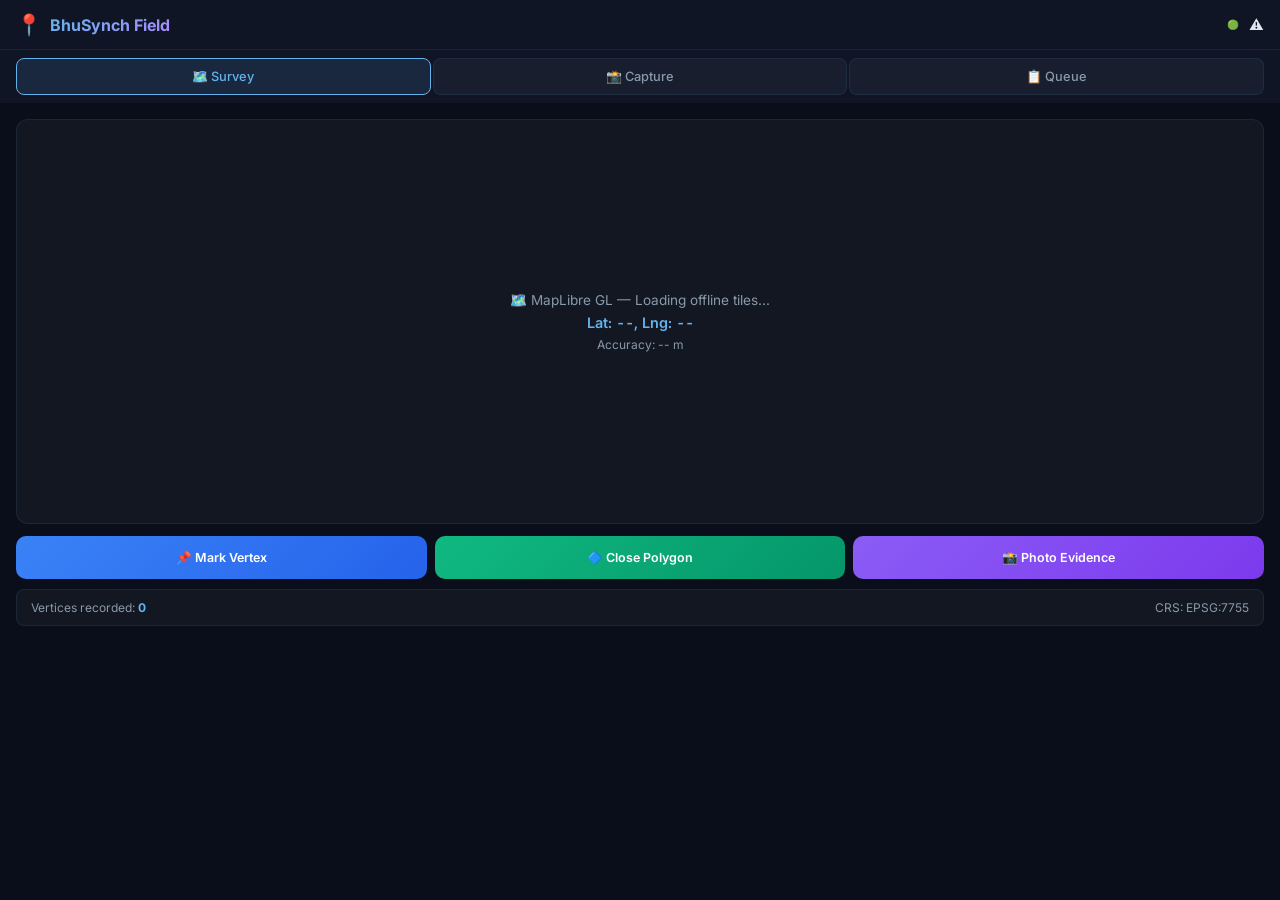
<file: final protype/mobile-pwa/index.html>
<!DOCTYPE html>
<html lang="en">
<head>
    <meta charset="UTF-8">
    <meta name="viewport" content="width=device-width, initial-scale=1.0, maximum-scale=1.0, user-scalable=no">
    <meta name="description" content="BhuSynch AI Mobile Ground-Truthing PWA — Encrypted OGC GeoPackage field data collection for cadastral survey verification.">
    <meta name="theme-color" content="#0a0e1a">
    <meta name="apple-mobile-web-app-capable" content="yes">
    <meta name="apple-mobile-web-app-status-bar-style" content="black-translucent">
    <title>BhuSynch AI — Field Survey PWA</title>
    <link rel="manifest" href="manifest.json">
    <link rel="preconnect" href="https://fonts.googleapis.com">
    <link rel="preconnect" href="https://fonts.gstatic.com" crossorigin>
    <link href="https://fonts.googleapis.com/css2?family=Inter:wght@400;500;600;700&display=swap" rel="stylesheet">
    <link rel="stylesheet" href="css/mobile.css">
</head>
<body>
    <!-- App Shell -->
    <header id="pwa-header" class="pwa-header">
        <div class="pwa-brand">
            <span class="pwa-logo">📍</span>
            <h1>BhuSynch Field</h1>
        </div>
        <div class="pwa-status">
            <span id="sync-indicator" class="sync-indicator offline" title="Sync Status">⚫</span>
            <span id="gps-indicator" class="gps-indicator" title="GPS Status">📡</span>
        </div>
    </header>

    <main id="pwa-main" class="pwa-main">
        <!-- Tab Navigation -->
        <nav id="tab-nav" class="tab-nav">
            <button class="tab-btn active" data-tab="survey" id="tab-survey">🗺️ Survey</button>
            <button class="tab-btn" data-tab="capture" id="tab-capture">📸 Capture</button>
            <button class="tab-btn" data-tab="queue" id="tab-queue">📋 Queue</button>
        </nav>

        <!-- Survey Tab -->
        <section id="section-survey" class="tab-content active">
            <div id="mobile-map-container" class="mobile-map">
                <div class="map-placeholder">
                    <p>🗺️ MapLibre GL — Loading offline tiles...</p>
                    <p class="map-coords" id="current-coords">Lat: --, Lng: --</p>
                    <p class="map-accuracy" id="gps-accuracy">Accuracy: -- m</p>
                </div>
            </div>
            <div class="survey-actions">
                <button id="btn-mark-vertex" class="action-btn primary-action">📌 Mark Vertex</button>
                <button id="btn-close-polygon" class="action-btn secondary-action">🔷 Close Polygon</button>
                <button id="btn-take-photo" class="action-btn accent-action">📸 Photo Evidence</button>
            </div>
            <div id="vertex-count" class="vertex-counter">
                <span>Vertices recorded: <strong id="v-count">0</strong></span>
                <span>CRS: EPSG:7755</span>
            </div>
        </section>

        <!-- Capture Tab -->
        <section id="section-capture" class="tab-content">
            <div id="camera-container" class="camera-container">
                <video id="camera-preview" class="camera-preview" autoplay playsinline></video>
                <canvas id="camera-canvas" class="camera-canvas" style="display:none;"></canvas>
                <div class="camera-overlay">
                    <div class="camera-crosshair"></div>
                    <div class="camera-metadata">
                        <span id="capture-timestamp">--</span>
                        <span id="capture-gps">GPS: --</span>
                    </div>
                </div>
            </div>
            <div class="capture-actions">
                <button id="btn-shutter" class="shutter-btn">📸</button>
            </div>
            <div id="captured-images" class="captured-gallery">
                <!-- Thumbnails populate here -->
            </div>
        </section>

        <!-- Queue Tab -->
        <section id="section-queue" class="tab-content">
            <div class="queue-header">
                <h2>Sync Queue</h2>
                <button id="btn-sync-all" class="sync-btn">🔄 Sync All</button>
            </div>
            <div id="sync-queue-list" class="sync-queue">
                <div class="queue-item pending">
                    <div class="queue-icon">🔶</div>
                    <div class="queue-info">
                        <span class="queue-title">Parcel Survey — Khasra 142/3</span>
                        <span class="queue-detail">12 vertices, 3 photos · 2.4 MB</span>
                    </div>
                    <span class="queue-status">Pending</span>
                </div>
                <div class="queue-item synced">
                    <div class="queue-icon">✅</div>
                    <div class="queue-info">
                        <span class="queue-title">Parcel Survey — Khasra 88/1</span>
                        <span class="queue-detail">8 vertices, 1 photo · 1.1 MB</span>
                    </div>
                    <span class="queue-status">Synced</span>
                </div>
            </div>
            <div class="storage-info">
                <span>📦 Offline Storage: <strong id="storage-used">3.5 MB</strong> / 50 MB</span>
                <div class="storage-bar"><div class="storage-fill" style="width: 7%"></div></div>
            </div>
        </section>
    </main>

    <script src="js/pwa-app.js"></script>
    <script src="js/offline-sync.js"></script>
    <script src="js/camera-capture.js"></script>
    <script>
        // Register Service Worker
        if ('serviceWorker' in navigator) {
            navigator.serviceWorker.register('./sw.js')
                .then(reg => console.log('[BhuSynch PWA] SW registered:', reg.scope))
                .catch(err => console.error('[BhuSynch PWA] SW registration failed:', err));
        }
    </script>
</body>
</html>
</file>
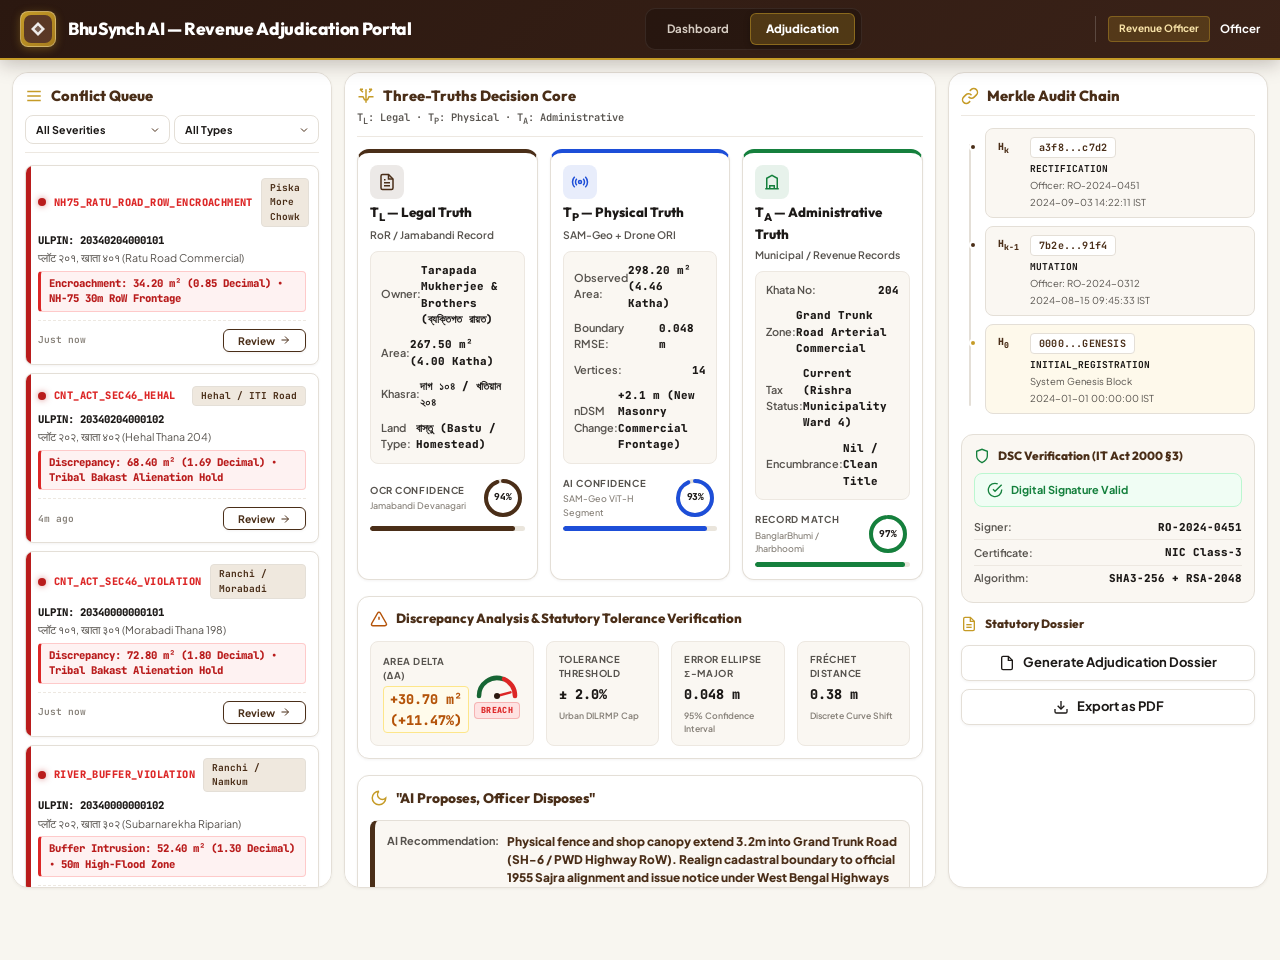
<file: frontend/adjudication.html>
<!DOCTYPE html>
<html lang="en">
<head>
    <meta charset="UTF-8">
    <meta name="viewport" content="width=device-width, initial-scale=1.0">
    <meta name="description" content="BhuSynch AI — Revenue Adjudication Portal for statutory dossier review, conflict resolution, and digital signature certification under DILRMP standards.">
    <title>BhuSynch AI — Revenue Adjudication Portal</title>

    <!-- Google Fonts — Plus Jakarta Sans, Outfit, JetBrains Mono (Reference: website lucky bold aesthetic) -->
    <link rel="preconnect" href="https://fonts.googleapis.com">
    <link rel="preconnect" href="https://fonts.gstatic.com" crossorigin>
    <link href="https://fonts.googleapis.com/css2?family=JetBrains+Mono:wght@400;500;600;700;800&family=Outfit:wght@500;600;700;800&family=Plus+Jakarta+Sans:wght@400;500;600;700;800&display=swap" rel="stylesheet">

    <link rel="stylesheet" href="css/index.css?v=20260908_lucky_bold">
    <link rel="stylesheet" href="css/adjudication.css?v=20260908_highlight_conflicts">
</head>
<body class="adjudication-page">
    <!-- Top Navigation Bar -->
    <header id="adjudication-header" class="app-header" role="banner">
        <div class="header-brand">
            <!-- SVG scales icon replacing ⚖️ emoji -->
            <div class="brand-logo" aria-hidden="true">
                <svg width="28" height="28" viewBox="0 0 32 32" fill="none">
                    <rect width="32" height="32" rx="8" fill="url(#adj-logo-grad)"/>
                    <path d="M8 16L16 8L24 16L16 24Z" fill="white" opacity="0.9"/>
                    <path d="M12 16L16 12L20 16L16 20Z" fill="url(#adj-logo-grad)" opacity="0.8"/>
                    <defs>
                        <linearGradient id="adj-logo-grad" x1="0" y1="0" x2="32" y2="32">
                            <stop offset="0%" stop-color="#5A3825"/>
                            <stop offset="100%" stop-color="#7A5238"/>
                        </linearGradient>
                    </defs>
                </svg>
            </div>
            <h1>BhuSynch AI — Revenue Adjudication Portal</h1>
        </div>
        <nav class="header-nav" role="navigation" aria-label="Main navigation">
            <a href="index.html" class="nav-link" id="nav-dashboard">Dashboard</a>
            <a href="adjudication.html" class="nav-link active" id="nav-adjudication" aria-current="page">Adjudication</a>
        </nav>
        <div class="header-user" id="user-profile-area">
            <span class="user-role-badge" id="officer-role-badge">Revenue Officer</span>
            <span class="user-name" id="officer-name">Officer</span>
        </div>
    </header>

    <main id="adjudication-main" class="adjudication-layout">
        <!-- Left Panel: Conflict Queue -->
        <aside id="conflict-queue-panel" class="panel queue-panel" role="region" aria-label="Conflict queue">
            <div class="panel-header">
                <h2>
                    <!-- SVG list icon -->
                    <svg width="16" height="16" viewBox="0 0 24 24" fill="none" stroke="currentColor" stroke-width="2"><path d="M3 12h18M3 6h18M3 18h18"/></svg>
                    Conflict Queue
                </h2>
                <div class="queue-filters">
                    <select id="severity-filter" class="filter-select" aria-label="Filter by severity">
                        <option value="all">All Severities</option>
                        <option value="CRITICAL">Critical</option>
                        <option value="MEDIUM">Medium</option>
                        <option value="LOW">Low</option>
                    </select>
                    <select id="type-filter" class="filter-select" aria-label="Filter by conflict type">
                        <option value="all">All Types</option>
                        <option value="AREA_DISCREPANCY">Area Discrepancy</option>
                        <option value="ROW_ENCROACHMENT">RoW Encroachment</option>
                        <option value="3D_OVERLAP">3D Overlap</option>
                    </select>
                </div>
            </div>
            <div id="conflict-list" class="conflict-list" role="list" aria-label="Conflict list">
                <!-- Conflict Card PSK-1: CRITICAL — Piska More Chowk Ratu Road NH-75 Commercial RoW Encroachment -->
                <div class="conflict-card severity-critical active" data-conflict-id="CONF-JH-RNC-PSK-101" role="listitem">
                    <div class="conflict-card-header">
                        <span class="severity-dot critical" aria-label="Critical severity"></span>
                        <span class="conflict-type">NH75_RATU_ROAD_ROW_ENCROACHMENT</span>
                        <span class="conflict-badge">Piska More Chowk</span>
                    </div>
                    <div class="conflict-card-body">
                        <p class="conflict-ulpin">ULPIN: 20340204000101</p>
                        <p class="conflict-khasra">प्लॉट २०१, खाता ४०१ (Ratu Road Commercial)</p>
                        <p class="conflict-delta">Encroachment: 34.20 m² (0.85 Decimal) • NH-75 30m RoW Frontage</p>
                    </div>
                    <div class="conflict-card-footer">
                        <span class="conflict-time">Just now</span>
                        <button class="btn-review" data-action="review" aria-label="Review conflict CONF-JH-RNC-PSK-101">
                            Review
                            <svg width="12" height="12" viewBox="0 0 24 24" fill="none" stroke="currentColor" stroke-width="2"><path d="M5 12h14"/><path d="m12 5 7 7-7 7"/></svg>
                        </button>
                    </div>
                </div>

                <!-- Conflict Card PSK-2: CRITICAL — Mouza Hehal CNT Act Sec 46 Tribal Alienation -->
                <div class="conflict-card severity-critical" data-conflict-id="CONF-JH-RNC-PSK-102" role="listitem">
                    <div class="conflict-card-header">
                        <span class="severity-dot critical" aria-label="Critical severity"></span>
                        <span class="conflict-type">CNT_ACT_SEC46_HEHAL</span>
                        <span class="conflict-badge">Hehal / ITI Road</span>
                    </div>
                    <div class="conflict-card-body">
                        <p class="conflict-ulpin">ULPIN: 20340204000102</p>
                        <p class="conflict-khasra">प्लॉट २०२, खाता ४०२ (Hehal Thana 204)</p>
                        <p class="conflict-delta">Discrepancy: 68.40 m² (1.69 Decimal) • Tribal Bakast Alienation Hold</p>
                    </div>
                    <div class="conflict-card-footer">
                        <span class="conflict-time">4m ago</span>
                        <button class="btn-review" data-action="review" aria-label="Review conflict CONF-JH-RNC-PSK-102">
                            Review
                            <svg width="12" height="12" viewBox="0 0 24 24" fill="none" stroke="currentColor" stroke-width="2"><path d="M5 12h14"/><path d="m12 5 7 7-7 7"/></svg>
                        </button>
                    </div>
                </div>

                <!-- Conflict Card RNC-1: CRITICAL — Ranchi Morabadi CNT Act Sec 46 Tribal Alienation -->
                <div class="conflict-card severity-critical" data-conflict-id="CONF-JH-RNC-101" role="listitem">
                    <div class="conflict-card-header">
                        <span class="severity-dot critical" aria-label="Critical severity"></span>
                        <span class="conflict-type">CNT_ACT_SEC46_VIOLATION</span>
                        <span class="conflict-badge">Ranchi / Morabadi</span>
                    </div>
                    <div class="conflict-card-body">
                        <p class="conflict-ulpin">ULPIN: 20340000000101</p>
                        <p class="conflict-khasra">प्लॉट १०१, खाता ३०१ (Morabadi Thana 198)</p>
                        <p class="conflict-delta">Discrepancy: 72.80 m² (1.80 Decimal) • Tribal Bakast Alienation Hold</p>
                    </div>
                    <div class="conflict-card-footer">
                        <span class="conflict-time">Just now</span>
                        <button class="btn-review" data-action="review" aria-label="Review conflict CONF-JH-RNC-101">
                            Review
                            <svg width="12" height="12" viewBox="0 0 24 24" fill="none" stroke="currentColor" stroke-width="2"><path d="M5 12h14"/><path d="m12 5 7 7-7 7"/></svg>
                        </button>
                    </div>
                </div>

                <!-- Conflict Card RNC-2: CRITICAL — Subarnarekha River Flood Basin Buffer Violation -->
                <div class="conflict-card severity-critical" data-conflict-id="CONF-JH-RNC-102" role="listitem">
                    <div class="conflict-card-header">
                        <span class="severity-dot critical" aria-label="Critical severity"></span>
                        <span class="conflict-type">RIVER_BUFFER_VIOLATION</span>
                        <span class="conflict-badge">Ranchi / Namkum</span>
                    </div>
                    <div class="conflict-card-body">
                        <p class="conflict-ulpin">ULPIN: 20340000000102</p>
                        <p class="conflict-khasra">प्लॉट २०२, खाता ३०२ (Subarnarekha Riparian)</p>
                        <p class="conflict-delta">Buffer Intrusion: 52.40 m² (1.30 Decimal) • 50m High-Flood Zone</p>
                    </div>
                    <div class="conflict-card-footer">
                        <span class="conflict-time">5m ago</span>
                        <button class="btn-review" data-action="review" aria-label="Review conflict CONF-JH-RNC-102">
                            Review
                            <svg width="12" height="12" viewBox="0 0 24 24" fill="none" stroke="currentColor" stroke-width="2"><path d="M5 12h14"/><path d="m12 5 7 7-7 7"/></svg>
                        </button>
                    </div>
                </div>

                <!-- Conflict Card PMED-1: CRITICAL — Paschim Medinipur NH-16 RoW Encroachment -->
                <div class="conflict-card severity-critical" data-conflict-id="CONF-WB-PMED-101" role="listitem">
                    <div class="conflict-card-header">
                        <span class="severity-dot critical" aria-label="Critical severity"></span>
                        <span class="conflict-type">NH16_ROW_ENCROACHMENT</span>
                        <span class="conflict-badge">W. Medinipur / Inda</span>
                    </div>
                    <div class="conflict-card-body">
                        <p class="conflict-ulpin">ULPIN: 19183180010101</p>
                        <p class="conflict-khasra">দাগ নং ১০১, খতিয়ান নং ৩০১ (Inda J.L. 142, Kharagpur)</p>
                        <p class="conflict-delta">Encroachment: 42.80 m² (0.64 Katha) • NH-16 Golden Quad 45m RoW</p>
                    </div>
                    <div class="conflict-card-footer">
                        <span class="conflict-time">Just now</span>
                        <button class="btn-review" data-action="review" aria-label="Review conflict CONF-WB-PMED-101">
                            Review
                            <svg width="12" height="12" viewBox="0 0 24 24" fill="none" stroke="currentColor" stroke-width="2"><path d="M5 12h14"/><path d="m12 5 7 7-7 7"/></svg>
                        </button>
                    </div>
                </div>

                <!-- Conflict Card PMED-2: CRITICAL — Kangsabati River Levee Buffer Violation -->
                <div class="conflict-card severity-critical" data-conflict-id="CONF-WB-PMED-102" role="listitem">
                    <div class="conflict-card-header">
                        <span class="severity-dot critical" aria-label="Critical severity"></span>
                        <span class="conflict-type">RIVER_LEVEE_VIOLATION</span>
                        <span class="conflict-badge">Medinipur / Kangsabati</span>
                    </div>
                    <div class="conflict-card-body">
                        <p class="conflict-ulpin">ULPIN: 19183180010102</p>
                        <p class="conflict-khasra">দাগ নং ২০২, খতিয়ান নং ৩০২ (Medinipur J.L. 110, Ghat Road)</p>
                        <p class="conflict-delta">Flood Buffer Intrusion: 58.40 m² (0.87 Katha) • WBI&WD 50m Levee Zone</p>
                    </div>
                    <div class="conflict-card-footer">
                        <span class="conflict-time">8m ago</span>
                        <button class="btn-review" data-action="review" aria-label="Review conflict CONF-WB-PMED-102">
                            Review
                            <svg width="12" height="12" viewBox="0 0 24 24" fill="none" stroke="currentColor" stroke-width="2"><path d="M5 12h14"/><path d="m12 5 7 7-7 7"/></svg>
                        </button>
                    </div>
                </div>

                <!-- Conflict Card RIS-1: CRITICAL — Rishra GT Road PWD RoW Encroachment -->
                <div class="conflict-card severity-critical" data-conflict-id="CONF-WB-HGL-RIS-104" role="listitem">
                    <div class="conflict-card-header">
                        <span class="severity-dot critical" aria-label="Critical severity"></span>
                        <span class="conflict-type">GT_ROAD_ROW_ENCROACHMENT</span>
                        <span class="conflict-badge">Hooghly / Rishra</span>
                    </div>
                    <div class="conflict-card-body">
                        <p class="conflict-ulpin">ULPIN: 191472303480</p>
                        <p class="conflict-khasra">দাগ নং ১০৪, খতিয়ান ২০৪ (GT Road, Rishra Ward 4)</p>
                        <p class="conflict-delta">Encroachment: 30.70 m² (0.46 Katha) • Grand Trunk Road SH-6</p>
                    </div>
                    <div class="conflict-card-footer">
                        <span class="conflict-time">Just now</span>
                        <button class="btn-review" data-action="review" aria-label="Review conflict CONF-WB-HGL-RIS-104">
                            Review
                            <svg width="12" height="12" viewBox="0 0 24 24" fill="none" stroke="currentColor" stroke-width="2"><path d="M5 12h14"/><path d="m12 5 7 7-7 7"/></svg>
                        </button>
                    </div>
                </div>

                <!-- Conflict Card RIS-2: CRITICAL — Hooghly River High-Water Buffer Infringement -->
                <div class="conflict-card severity-critical" data-conflict-id="CONF-WB-HGL-RIS-108" role="listitem">
                    <div class="conflict-card-header">
                        <span class="severity-dot critical" aria-label="Critical severity"></span>
                        <span class="conflict-type">RIVER_BUFFER_VIOLATION</span>
                        <span class="conflict-badge">Hooghly Riverfront</span>
                    </div>
                    <div class="conflict-card-body">
                        <p class="conflict-ulpin">ULPIN: 191472203478</p>
                        <p class="conflict-khasra">দাগ নং ১০৮, খতিয়ান ২০৮ (Rishra Ferry Ghat Zone)</p>
                        <p class="conflict-delta">Buffer Intrusion: 68.50 m² (1.02 Katha) • NW-1 Inter-tidal</p>
                    </div>
                    <div class="conflict-card-footer">
                        <span class="conflict-time">12m ago</span>
                        <button class="btn-review" data-action="review" aria-label="Review conflict CONF-WB-HGL-RIS-108">
                            Review
                            <svg width="12" height="12" viewBox="0 0 24 24" fill="none" stroke="currentColor" stroke-width="2"><path d="M5 12h14"/><path d="m12 5 7 7-7 7"/></svg>
                        </button>
                    </div>
                </div>

                <!-- Conflict Card RIS-3: MEDIUM — Morepukur Jayshree Textiles Boundary Conflation -->
                <div class="conflict-card severity-medium" data-conflict-id="CONF-WB-HGL-RIS-112" role="listitem">
                    <div class="conflict-card-header">
                        <span class="severity-dot medium" aria-label="Medium severity"></span>
                        <span class="conflict-type">INDUSTRIAL_BOUNDARY_CONFLATION</span>
                        <span class="conflict-badge">Morepukur J.L. 13</span>
                    </div>
                    <div class="conflict-card-body">
                        <p class="conflict-ulpin">ULPIN: 191472153472</p>
                        <p class="conflict-khasra">দাগ নং ১১২, খতিয়ান ২১২ (Jayshree Textiles / Aditya Birla)</p>
                        <p class="conflict-delta">Tolerance Conflation: -24.60 m² (0.86% within 2.0% limit)</p>
                    </div>
                    <div class="conflict-card-footer">
                        <span class="conflict-time">22m ago</span>
                        <button class="btn-review" data-action="review" aria-label="Review conflict CONF-WB-HGL-RIS-112">
                            Review
                            <svg width="12" height="12" viewBox="0 0 24 24" fill="none" stroke="currentColor" stroke-width="2"><path d="M5 12h14"/><path d="m12 5 7 7-7 7"/></svg>
                        </button>
                    </div>
                </div>

                <!-- Conflict Card WB-1: CRITICAL — KMDA Biswa Bangla Sarani RoW Encroachment -->
                <div class="conflict-card severity-critical" data-conflict-id="CONF-WB-2026-0002" role="listitem">
                    <div class="conflict-card-header">
                        <span class="severity-dot critical" aria-label="Critical severity"></span>
                        <span class="conflict-type">KMDA_ROW_ENCROACHMENT</span>
                        <span class="conflict-badge">WB State 19</span>
                    </div>
                    <div class="conflict-card-body">
                        <p class="conflict-ulpin">ULPIN: 19312010010002</p>
                        <p class="conflict-khasra">দাগ নং ২০৮, খতিয়ান নং ১১২ (Mahisbathan, Bidhannagar)</p>
                        <p class="conflict-delta">Encroachment: 38.20 m² (0.57 Katha) • Biswa Bangla Sarani</p>
                    </div>
                    <div class="conflict-card-footer">
                        <span class="conflict-time">5m ago</span>
                        <button class="btn-review" data-action="review" aria-label="Review conflict CONF-WB-2026-0002">
                            Review
                            <svg width="12" height="12" viewBox="0 0 24 24" fill="none" stroke="currentColor" stroke-width="2"><path d="M5 12h14"/><path d="m12 5 7 7-7 7"/></svg>
                        </button>
                    </div>
                </div>

                <!-- Conflict Card WB-2: CRITICAL — Ramsar Site 1208 East Kolkata Wetlands Conservation Buffer -->
                <div class="conflict-card severity-critical" data-conflict-id="CONF-WB-2026-0005" role="listitem">
                    <div class="conflict-card-header">
                        <span class="severity-dot critical" aria-label="Critical severity"></span>
                        <span class="conflict-type">EKWMA_WETLAND_INTRUSION</span>
                        <span class="conflict-badge">Ramsar 1208</span>
                    </div>
                    <div class="conflict-card-body">
                        <p class="conflict-ulpin">ULPIN: 19312010010005</p>
                        <p class="conflict-khasra">দাগ নং ২২৪, খতিয়ান নং ১১৪ (Bidhannagar South)</p>
                        <p class="conflict-delta">Intrusion: 64.50 m² (0.96 Katha) • EKWMA 2006 Prohibited</p>
                    </div>
                    <div class="conflict-card-footer">
                        <span class="conflict-time">18m ago</span>
                        <button class="btn-review" data-action="review" aria-label="Review conflict CONF-WB-2026-0005">
                            Review
                            <svg width="12" height="12" viewBox="0 0 24 24" fill="none" stroke="currentColor" stroke-width="2"><path d="M5 12h14"/><path d="m12 5 7 7-7 7"/></svg>
                        </button>
                    </div>
                </div>

                <!-- Conflict Card 1: CRITICAL — RoW Encroachment (Pune Ward 14 Gat 118/2) -->
                <div class="conflict-card severity-critical" data-conflict-id="CONF-2026-0001" role="listitem">
                    <div class="conflict-card-header">
                        <span class="severity-dot critical" aria-label="Critical severity"></span>
                        <span class="conflict-type">ROW_ENCROACHMENT</span>
                        <span class="conflict-badge">MH State 27</span>
                    </div>
                    <div class="conflict-card-body">
                        <p class="conflict-ulpin">ULPIN: 27010410010002</p>
                        <p class="conflict-khasra">Gat No: 118/2, Ward 14 (Shivajinagar)</p>
                        <p class="conflict-delta">Encroachment: 28.40 m&sup2; (5.36%) &bull; DP Road</p>
                    </div>
                    <div class="conflict-card-footer">
                        <span class="conflict-time">25m ago</span>
                        <button class="btn-review" data-action="review" aria-label="Review conflict CONF-2026-0001">
                            Review
                            <svg width="12" height="12" viewBox="0 0 24 24" fill="none" stroke="currentColor" stroke-width="2"><path d="M5 12h14"/><path d="m12 5 7 7-7 7"/></svg>
                        </button>
                    </div>
                </div>

                <!-- Conflict Card 2: MEDIUM — Waterbody Intrusion (Pune Ward 14 Gat 120/A) -->
                <div class="conflict-card severity-medium" data-conflict-id="CONF-2026-0002" role="listitem">
                    <div class="conflict-card-header">
                        <span class="severity-dot medium" aria-label="Medium severity"></span>
                        <span class="conflict-type">WATERBODY_INTRUSION</span>
                        <span class="conflict-badge">Nallah Buffer</span>
                    </div>
                    <div class="conflict-card-body">
                        <p class="conflict-ulpin">ULPIN: 27010410010005</p>
                        <p class="conflict-khasra">Gat No: 120/A, Ward 14 (Shivajinagar)</p>
                        <p class="conflict-delta">Intrusion: 55.00 m&sup2; (6.55%) &bull; Gair Mumkin</p>
                    </div>
                    <div class="conflict-card-footer">
                        <span class="conflict-time">40m ago</span>
                        <button class="btn-review" data-action="review" aria-label="Review conflict CONF-2026-0002">
                            Review
                            <svg width="12" height="12" viewBox="0 0 24 24" fill="none" stroke="currentColor" stroke-width="2"><path d="M5 12h14"/><path d="m12 5 7 7-7 7"/></svg>
                        </button>
                    </div>
                </div>
            </div>
        </aside>

        <!-- Center: Three-Truths Decision Panel (Section 2.4) -->
        <section id="decision-panel" class="panel decision-panel" role="region" aria-label="Three-Truths decision panel">
            <div class="panel-header">
                <h2>
                    <svg width="16" height="16" viewBox="0 0 24 24" fill="none" stroke="currentColor" stroke-width="2"><path d="M12 3v18"/><path d="M8 7 4 3"/><path d="m20 3-4 4"/><path d="M4 3h4"/><path d="M16 3h4"/><path d="M2 13h6l2 4h4l2-4h6"/></svg>
                    Three-Truths Decision Core
                </h2>
                <span class="panel-subtitle">T<sub>L</sub>: Legal · T<sub>P</sub>: Physical · T<sub>A</sub>: Administrative</span>
            </div>

            <!-- Three-Truths Matrix (Architecture Section 2.4) -->
            <div id="truths-matrix" class="truths-matrix">
                <!-- TL — Legal Truth -->
                <div class="truth-card truth-legal" id="truth-legal">
                    <div class="truth-icon" aria-hidden="true">
                        <!-- SVG scroll/document icon replacing 📜 -->
                        <svg viewBox="0 0 24 24" fill="none" stroke="currentColor" stroke-width="2"><path d="M14 2H6a2 2 0 0 0-2 2v16a2 2 0 0 0 2 2h12a2 2 0 0 0 2-2V8z"/><polyline points="14 2 14 8 20 8"/><line x1="16" y1="13" x2="8" y2="13"/><line x1="16" y1="17" x2="8" y2="17"/><polyline points="10 9 9 9 8 9"/></svg>
                    </div>
                    <h3>T<sub>L</sub> — Legal Truth</h3>
                    <p class="truth-desc">RoR / Jamabandi Record</p>
                    <div class="truth-data">
                        <div class="data-row"><span>Owner:</span><span id="legal-owner">राम प्रसाद शर्मा</span></div>
                        <div class="data-row"><span>Area:</span><span id="legal-area">387.50 m&sup2;</span></div>
                        <div class="data-row"><span>Khasra:</span><span id="legal-khasra">142/3</span></div>
                        <div class="data-row"><span>Land Type:</span><span id="legal-type">Bagayat</span></div>
                    </div>
                    <div class="truth-confidence">
                        <div class="confidence-header">
                            <div class="confidence-text-group">
                                <label>OCR Confidence</label>
                                <span class="confidence-sublabel">Jamabandi Devanagari</span>
                            </div>
                            <div class="micro-donut-wrap" title="OCR Confidence: 94%">
                                <svg class="micro-donut-svg" width="44" height="44" viewBox="0 0 44 44">
                                    <circle class="micro-donut-track" cx="22" cy="22" r="17"/>
                                    <circle class="micro-donut-fill legal" id="donut-fill-legal" cx="22" cy="22" r="17" stroke-dasharray="106.8" stroke-dashoffset="6.4"/>
                                </svg>
                                <span class="micro-donut-val" id="donut-val-legal">94%</span>
                            </div>
                        </div>
                        <div class="confidence-bar"><div class="confidence-fill" id="bar-fill-legal" style="width: 94%" role="progressbar" aria-valuenow="94" aria-valuemin="0" aria-valuemax="100">94%</div></div>
                    </div>
                </div>

                <!-- TP — Physical Truth -->
                <div class="truth-card truth-physical" id="truth-physical">
                    <div class="truth-icon" aria-hidden="true">
                        <!-- SVG satellite icon replacing 🛰️ -->
                        <svg viewBox="0 0 24 24" fill="none" stroke="currentColor" stroke-width="2"><circle cx="12" cy="12" r="2"/><path d="M16.24 7.76a6 6 0 0 1 0 8.49m-8.48-.01a6 6 0 0 1 0-8.49m11.31-2.82a10 10 0 0 1 0 14.14m-14.14 0a10 10 0 0 1 0-14.14"/></svg>
                    </div>
                    <h3>T<sub>P</sub> — Physical Truth</h3>
                    <p class="truth-desc">SAM-Geo + Drone ORI</p>
                    <div class="truth-data">
                        <div class="data-row"><span>Observed Area:</span><span id="physical-area">399.95 m&sup2;</span></div>
                        <div class="data-row"><span>Boundary RMSE:</span><span id="physical-rmse">0.42 m</span></div>
                        <div class="data-row"><span>Vertices:</span><span id="physical-vertices">12</span></div>
                        <div class="data-row"><span>nDSM Change:</span><span id="physical-ndsm">+1.2 m</span></div>
                    </div>
                    <div class="truth-confidence">
                        <div class="confidence-header">
                            <div class="confidence-text-group">
                                <label>AI Confidence</label>
                                <span class="confidence-sublabel">SAM-Geo ViT-H Segment</span>
                            </div>
                            <div class="micro-donut-wrap" title="AI Segmentation Confidence: 89%">
                                <svg class="micro-donut-svg" width="44" height="44" viewBox="0 0 44 44">
                                    <circle class="micro-donut-track" cx="22" cy="22" r="17"/>
                                    <circle class="micro-donut-fill physical" id="donut-fill-physical" cx="22" cy="22" r="17" stroke-dasharray="106.8" stroke-dashoffset="11.7"/>
                                </svg>
                                <span class="micro-donut-val" id="donut-val-physical">89%</span>
                            </div>
                        </div>
                        <div class="confidence-bar"><div class="confidence-fill ai-confidence" id="bar-fill-physical" style="width: 89%" role="progressbar" aria-valuenow="89" aria-valuemin="0" aria-valuemax="100">89%</div></div>
                    </div>
                </div>

                <!-- TA — Administrative Truth -->
                <div class="truth-card truth-admin" id="truth-admin">
                    <div class="truth-icon" aria-hidden="true">
                        <!-- SVG building/columns icon replacing 🏛️ -->
                        <svg viewBox="0 0 24 24" fill="none" stroke="currentColor" stroke-width="2"><path d="M3 21h18"/><path d="M5 21V7l7-4 7 4v14"/><path d="M9 21v-4h6v4"/><path d="M9 9h.01"/><path d="M15 9h.01"/><path d="M9 13h.01"/><path d="M15 13h.01"/></svg>
                    </div>
                    <h3>T<sub>A</sub> — Administrative Truth</h3>
                    <p class="truth-desc">Municipal / Revenue Records</p>
                    <div class="truth-data">
                        <div class="data-row"><span>Khata No:</span><span id="admin-khata">275</span></div>
                        <div class="data-row"><span>Zone:</span><span id="admin-zone">Residential R-1</span></div>
                        <div class="data-row"><span>Tax Status:</span><span id="admin-tax">Current</span></div>
                        <div class="data-row"><span>Encumbrance:</span><span id="admin-enc">None</span></div>
                    </div>
                    <div class="truth-confidence">
                        <div class="confidence-header">
                            <div class="confidence-text-group">
                                <label>Record Match</label>
                                <span class="confidence-sublabel">BanglarBhumi / Jharbhoomi</span>
                            </div>
                            <div class="micro-donut-wrap" title="Administrative Concordance: 97%">
                                <svg class="micro-donut-svg" width="44" height="44" viewBox="0 0 44 44">
                                    <circle class="micro-donut-track" cx="22" cy="22" r="17"/>
                                    <circle class="micro-donut-fill admin" id="donut-fill-admin" cx="22" cy="22" r="17" stroke-dasharray="106.8" stroke-dashoffset="3.2"/>
                                </svg>
                                <span class="micro-donut-val" id="donut-val-admin">97%</span>
                            </div>
                        </div>
                        <div class="confidence-bar"><div class="confidence-fill admin-confidence" id="bar-fill-admin" style="width: 97%" role="progressbar" aria-valuenow="97" aria-valuemin="0" aria-valuemax="100">97%</div></div>
                    </div>
                </div>
            </div>

            <!-- Discrepancy Analysis -->
            <div id="discrepancy-analysis" class="discrepancy-section">
                <h3>
                    <!-- SVG alert-triangle icon -->
                    <svg width="16" height="16" viewBox="0 0 24 24" fill="none" stroke="currentColor" stroke-width="2"><path d="m21.73 18-8-14a2 2 0 0 0-3.48 0l-8 14A2 2 0 0 0 4 21h16a2 2 0 0 0 1.73-3"/><path d="M12 9v4"/><path d="M12 17h.01"/></svg>
                    Discrepancy Analysis & Statutory Tolerance Verification
                </h3>
                <div class="discrepancy-grid">
                    <div class="disc-metric disc-metric--gauge">
                        <div class="disc-metric-main">
                            <span class="disc-label">Area Delta (&Delta;A)</span>
                            <span class="disc-value warning" id="disc-delta-area">+12.45 m&sup2; (3.2%)</span>
                        </div>
                        <!-- 48x34px SVG Radial Tolerance Gauge -->
                        <div class="tolerance-gauge-wrap" title="Statutory Tolerance Compliance: ΔA ≤ ±2.0%">
                            <svg class="tolerance-gauge-svg" width="48" height="32" viewBox="0 0 48 32">
                                <path class="gauge-track" d="M 6 28 A 18 18 0 0 1 42 28" fill="none" stroke="#E4DFD7" stroke-width="4.5" stroke-linecap="round"/>
                                <path class="gauge-zone-pass" d="M 6 28 A 18 18 0 0 1 30 11" fill="none" stroke="#166534" stroke-width="4.5" stroke-linecap="round"/>
                                <path class="gauge-zone-breach" d="M 31 11 A 18 18 0 0 1 42 28" fill="none" stroke="#DC2626" stroke-width="4.5" stroke-linecap="round"/>
                                <line class="gauge-needle" id="gauge-needle" x1="24" y1="28" x2="38" y2="16" stroke="#2B1810" stroke-width="2.5" stroke-linecap="round"/>
                                <circle cx="24" cy="28" r="3" fill="#2B1810"/>
                            </svg>
                            <span class="gauge-badge breach" id="gauge-status-badge">BREACH</span>
                        </div>
                    </div>
                    <div class="disc-metric">
                        <span class="disc-label">Tolerance Threshold</span>
                        <span class="disc-value" id="disc-tolerance">&plusmn; 2.0%</span>
                        <span class="disc-sublabel">Urban DILRMP Cap</span>
                    </div>
                    <div class="disc-metric">
                        <span class="disc-label">Error Ellipse &sigma;-major</span>
                        <span class="disc-value" id="disc-sigma">0.38 m</span>
                        <span class="disc-sublabel">95% Confidence Interval</span>
                    </div>
                    <div class="disc-metric">
                        <span class="disc-label">Fréchet Distance</span>
                        <span class="disc-value" id="disc-frechet">0.52 m</span>
                        <span class="disc-sublabel">Discrete Curve Shift</span>
                    </div>
                </div>
            </div>

            <!-- Officer Decision Section — "AI Proposes, Officer Disposes" (Section 2.4) -->
            <div id="officer-decision" class="decision-section">
                <h3>
                    <!-- SVG brain/sparkle icon -->
                    <svg width="16" height="16" viewBox="0 0 24 24" fill="none" stroke="currentColor" stroke-width="2"><path d="M12 3a6 6 0 0 0 9 9 9 9 0 1 1-9-9"/><path d="M20 4v.01"/><path d="M22 2v.01"/><path d="M20 2v.01"/></svg>
                    "AI Proposes, Officer Disposes"
                </h3>
                <div class="ai-recommendation">
                    <span class="recommendation-label">AI Recommendation:</span>
                    <span class="recommendation-value" id="ai-recommendation">RECTIFY — Accept physical boundary, update legal record</span>
                </div>
                <div class="decision-actions">
                    <div class="decision-form">
                        <label for="officer-remarks">Officer Remarks:</label>
                        <textarea id="officer-remarks" placeholder="Enter remarks for the adjudication record..." rows="3"></textarea>
                    </div>
                    <div class="action-buttons">
                        <button id="btn-accept-ai" class="btn btn-primary" aria-label="Accept AI recommendation">
                            <!-- SVG check-circle replacing ✅ -->
                            <svg width="16" height="16" viewBox="0 0 24 24" fill="none" stroke="currentColor" stroke-width="2"><path d="M22 11.08V12a10 10 0 1 1-5.93-9.14"/><polyline points="22 4 12 14.01 9 11.01"/></svg>
                            Accept AI
                        </button>
                        <button id="btn-modify" class="btn btn-warning" aria-label="Modify boundary">
                            <!-- SVG pencil replacing ✏️ -->
                            <svg width="16" height="16" viewBox="0 0 24 24" fill="none" stroke="currentColor" stroke-width="2"><path d="M17 3a2.85 2.83 0 1 1 4 4L7.5 20.5 2 22l1.5-5.5Z"/><path d="m15 5 4 4"/></svg>
                            Modify
                        </button>
                        <button id="btn-reject" class="btn btn-danger" aria-label="Reject and escalate">
                            <!-- SVG x-circle replacing ❌ -->
                            <svg width="16" height="16" viewBox="0 0 24 24" fill="none" stroke="currentColor" stroke-width="2"><circle cx="12" cy="12" r="10"/><path d="m15 9-6 6"/><path d="m9 9 6 6"/></svg>
                            Reject
                        </button>
                        <button id="btn-sign-dsc" class="btn btn-accent" aria-label="Sign with Digital Signature Certificate">
                            <!-- SVG shield-check replacing 🔐 -->
                            <svg width="16" height="16" viewBox="0 0 24 24" fill="none" stroke="currentColor" stroke-width="2"><path d="M12 22s8-4 8-10V5l-8-3-8 3v7c0 6 8 10 8 10z"/><polyline points="9 12 11 14 15 10"/></svg>
                            Sign DSC
                        </button>
                    </div>
                </div>
            </div>
        </section>

        <!-- Right Panel: Audit & Provenance (Section 2.5) -->
        <aside id="audit-panel" class="panel audit-panel" role="region" aria-label="Merkle audit chain and provenance">
            <div class="panel-header">
                <h2>
                    <!-- SVG link/chain icon -->
                    <svg width="16" height="16" viewBox="0 0 24 24" fill="none" stroke="currentColor" stroke-width="2"><path d="M10 13a5 5 0 0 0 7.54.54l3-3a5 5 0 0 0-7.07-7.07l-1.72 1.71"/><path d="M14 11a5 5 0 0 0-7.54-.54l-3 3a5 5 0 0 0 7.07 7.07l1.71-1.71"/></svg>
                    Merkle Audit Chain
                </h2>
            </div>
            <div id="merkle-chain" class="merkle-chain" role="list" aria-label="SHA3-256 Merkle hash chain">
                <div class="merkle-entry" role="listitem">
                    <div class="merkle-hash">
                        <span class="hash-label">H<sub>k</sub></span>
                        <code class="hash-value">a3f8...c7d2</code>
                    </div>
                    <div class="merkle-details">
                        <span>RECTIFICATION</span>
                        <span>Officer: RO-2024-0451</span>
                        <span>2024-09-03 14:22:11 IST</span>
                    </div>
                </div>
                <div class="merkle-entry" role="listitem">
                    <div class="merkle-hash">
                        <span class="hash-label">H<sub>k-1</sub></span>
                        <code class="hash-value">7b2e...91f4</code>
                    </div>
                    <div class="merkle-details">
                        <span>MUTATION</span>
                        <span>Officer: RO-2024-0312</span>
                        <span>2024-08-15 09:45:33 IST</span>
                    </div>
                </div>
                <div class="merkle-entry genesis" role="listitem">
                    <div class="merkle-hash">
                        <span class="hash-label">H<sub>0</sub></span>
                        <code class="hash-value">0000...GENESIS</code>
                    </div>
                    <div class="merkle-details">
                        <span>INITIAL_REGISTRATION</span>
                        <span>System Genesis Block</span>
                        <span>2024-01-01 00:00:00 IST</span>
                    </div>
                </div>
            </div>

            <!-- DSC Verification (IT Act 2000 §3) -->
            <div id="dsc-verification" class="dsc-section">
                <h3>
                    <!-- SVG shield icon -->
                    <svg viewBox="0 0 24 24" fill="none" stroke="currentColor" stroke-width="2"><path d="M12 22s8-4 8-10V5l-8-3-8 3v7c0 6 8 10 8 10z"/></svg>
                    DSC Verification (IT Act 2000 §3)
                </h3>
                <div class="dsc-status valid">
                    <span class="dsc-icon" aria-hidden="true">
                        <!-- SVG check-circle replacing ✅ -->
                        <svg viewBox="0 0 24 24" fill="none" stroke="currentColor" stroke-width="2"><path d="M22 11.08V12a10 10 0 1 1-5.93-9.14"/><polyline points="22 4 12 14.01 9 11.01"/></svg>
                    </span>
                    <span>Digital Signature Valid</span>
                </div>
                <div class="dsc-details">
                    <div class="data-row"><span>Signer:</span><span>RO-2024-0451</span></div>
                    <div class="data-row"><span>Certificate:</span><span>NIC Class-3</span></div>
                    <div class="data-row"><span>Algorithm:</span><span>SHA3-256 + RSA-2048</span></div>
                </div>
            </div>

            <!-- Dossier Generation -->
            <div id="dossier-section" class="dossier-section">
                <h3>
                    <svg viewBox="0 0 24 24" fill="none" stroke="currentColor" stroke-width="2"><path d="M14 2H6a2 2 0 0 0-2 2v16a2 2 0 0 0 2 2h12a2 2 0 0 0 2-2V8z"/><polyline points="14 2 14 8 20 8"/><line x1="16" y1="13" x2="8" y2="13"/><line x1="16" y1="17" x2="8" y2="17"/></svg>
                    Statutory Dossier
                </h3>
                <button id="btn-generate-dossier" class="btn btn-full btn-secondary" aria-label="Generate adjudication dossier">
                    <svg width="16" height="16" viewBox="0 0 24 24" fill="none" stroke="currentColor" stroke-width="2"><path d="M14 2H6a2 2 0 0 0-2 2v16a2 2 0 0 0 2 2h12a2 2 0 0 0 2-2V8z"/><polyline points="14 2 14 8 20 8"/></svg>
                    Generate Adjudication Dossier
                </button>
                <button id="btn-export-pdf" class="btn btn-full btn-outline" aria-label="Export as PDF">
                    <svg width="16" height="16" viewBox="0 0 24 24" fill="none" stroke="currentColor" stroke-width="2"><path d="M21 15v4a2 2 0 0 1-2 2H5a2 2 0 0 1-2-2v-4"/><polyline points="7 10 12 15 17 10"/><line x1="12" y1="15" x2="12" y2="3"/></svg>
                    Export as PDF
                </button>
            </div>
        </aside>
    </main>

    <!-- ═══════════════════ MODALS ═══════════════════ -->

    <!-- 1. DSC Signing Ceremony Modal -->
    <div id="dsc-signing-modal" class="modal-overlay" style="display: none;" role="dialog" aria-labelledby="dsc-modal-title" aria-modal="true">
        <div class="modal-card">
            <div class="modal-header">
                <div class="modal-title-wrap">
                    <div class="modal-icon-shield">
                        <svg width="20" height="20" viewBox="0 0 24 24" fill="none" stroke="currentColor" stroke-width="2"><path d="M12 22s8-4 8-10V5l-8-3-8 3v7c0 6 8 10 8 10z"/><polyline points="9 12 11 14 15 10"/></svg>
                    </div>
                    <h3 id="dsc-modal-title">Class-3 Digital Signature Authentication</h3>
                </div>
                <button class="modal-close" aria-label="Close dialog">&times;</button>
            </div>
            
            <div id="dsc-step-1" class="modal-body">
                <p class="modal-desc">Affix statutory digital certificate under <strong>Information Technology Act 2000 (§3)</strong> & DILRMP revenue guidelines.</p>
                <div class="dsc-token-box">
                    <div class="token-row">
                        <span class="token-label">Certificate Holder:</span>
                        <span class="token-val font-semibold">RO-2024-0451 (Revenue Adjudicating Officer)</span>
                    </div>
                    <div class="token-row">
                        <span class="token-label">Certifying Authority:</span>
                        <span class="token-val">NIC-CA / (National Informatics Centre)</span>
                    </div>
                    <div class="token-row">
                        <span class="token-label">Crypto Algorithm:</span>
                        <span class="token-val mono">SHA3-256 + RSA-2048 PKCS#11</span>
                    </div>
                </div>

                <div class="dsc-pin-group">
                    <label for="dsc-pin-input">Enter 6-Digit Hardware Token / ePass PIN:</label>
                    <input type="password" id="dsc-pin-input" maxlength="8" placeholder="••••••" class="dsc-input" value="849201">
                </div>

                <div class="modal-actions">
                    <button class="btn btn-secondary modal-close">Cancel</button>
                    <button class="btn btn-accent" onclick="AdjudicationController.confirmDscSign()">
                        <svg width="16" height="16" viewBox="0 0 24 24" fill="none" stroke="currentColor" stroke-width="2"><path d="M12 22s8-4 8-10V5l-8-3-8 3v7c0 6 8 10 8 10z"/><polyline points="9 12 11 14 15 10"/></svg>
                        Sign & Timestamp Record
                    </button>
                </div>
            </div>

            <div id="dsc-step-2" class="modal-body text-center" style="display: none; padding: 30px 20px;">
                <div class="signing-spinner"></div>
                <h4 style="margin-top: 16px; color: var(--accent-primary);">Computing Merkle SHA3-256 Digest...</h4>
                <p class="text-muted" style="font-size: 0.8rem; margin-top: 6px;">Registering timestamp on Survey of India CORS node...</p>
            </div>
        </div>
    </div>

    <!-- 2. Statutory Dossier Modal -->
    <div id="statutory-dossier-modal" class="modal-overlay" style="display: none;" role="dialog" aria-labelledby="dossier-modal-title" aria-modal="true">
        <div class="modal-card modal-card--lg">
            <div class="modal-header">
                <div class="modal-title-wrap">
                    <h3 id="dossier-modal-title">Statutory Revenue Adjudication Record (प्रपत्र-७)</h3>
                </div>
                <button class="modal-close" aria-label="Close dialog">&times;</button>
            </div>
            
            <div class="modal-body printable-dossier">
                <div class="dossier-doc-header">
                    <div class="emblem-seal">🏛️</div>
                    <div class="dossier-titles">
                        <h2>GOVERNMENT OF NCT OF DELHI — REVENUE DEPARTMENT</h2>
                        <p class="hindi-sub">राष्ट्रीय नगर भू-अभिलेख न्यायनिर्णयन दस्तावेज / Land Record Mutation Dossier</p>
                        <p class="dilrmp-tag">Under Digital India Land Records Modernization Programme (DILRMP)</p>
                    </div>
                </div>

                <div class="dossier-meta-table">
                    <div class="dossier-meta-row">
                        <span class="d-label">Bhu-Aadhaar (ULPIN):</span>
                        <span class="d-val mono" id="dossier-ulpin-val">07-023-001234-5</span>
                        <span class="d-label">Khasra / Plot:</span>
                        <span class="d-val font-semibold" id="dossier-khasra-val">142/3</span>
                    </div>
                    <div class="dossier-meta-row">
                        <span class="d-label">Village & District:</span>
                        <span class="d-val" id="dossier-village-val">Malviya Nagar, South Delhi</span>
                        <span class="d-label">Datum / CRS:</span>
                        <span class="d-val mono">EPSG:7755 (India UTM 43N)</span>
                    </div>
                    <div class="dossier-meta-row">
                        <span class="d-label">Recorded Owner:</span>
                        <span class="d-val font-medium" id="dossier-owner-val">राम प्रसाद शर्मा (Ram Prasad Sharma)</span>
                        <span class="d-label">Adjudication:</span>
                        <span class="d-val text-success font-semibold" id="dossier-area-val">387.50 m² &rarr; 399.95 m²</span>
                    </div>
                </div>

                <div class="dossier-findings">
                    <h4>Technical Findings & Harmonization Evidence:</h4>
                    <ul>
                        <li>AI GeoAI Foundation Model (SAM-Geo ViT-H + LightGlue) extracted boundary with <strong>0.38m RMSE</strong>.</li>
                        <li>Thin-Plate Spline (TPS) elastic geodetic warp factor applied at <strong>&lambda; = 0.99842</strong>.</li>
                        <li>Discrepancy reconciled under Section 2.4 Administrative Discretionary Threshold.</li>
                    </ul>
                </div>

                <div class="dossier-signature-block">
                    <div class="dossier-qr-box">
                        <div class="qr-placeholder">
                            <svg width="60" height="60" viewBox="0 0 24 24" fill="currentColor"><path d="M3 3h8v8H3V3zm2 2v4h4V5H5zm8-2h8v8h-8V3zm2 2v4h4V5h-4zM3 13h8v8H3v-8zm2 2v4h4v-4H5zm13-2h3v2h-3v-2zm-5 0h2v5h-2v-5zm3 3h2v2h-2v-2zm2 2h3v3h-3v-3zm-2 2h2v1h-2v-1z"/></svg>
                        </div>
                        <span class="qr-sub">Scan to verify ULPIN</span>
                    </div>
                    <div class="dossier-stamp">
                        <div class="stamp-border">
                            <span class="stamp-title">DIGITALLY SIGNED</span>
                            <span class="stamp-signer">RO-2024-0451</span>
                            <span class="stamp-date">NIC Class-3 CA Validated</span>
                        </div>
                    </div>
                </div>

                <div class="dossier-footer-hash">
                    <span id="dossier-hash-val">SHA3-256: e89a24cf...71b0 (Merkle Height #4)</span>
                </div>
            </div>

            <div class="modal-actions">
                <button class="btn btn-secondary modal-close">Close</button>
                <button class="btn btn-primary" onclick="window.print()">
                    <svg width="16" height="16" viewBox="0 0 24 24" fill="none" stroke="currentColor" stroke-width="2"><polyline points="6 9 6 2 18 2 18 9"/><path d="M6 18H4a2 2 0 0 1-2-2v-5a2 2 0 0 1 2-2h16a2 2 0 0 1 2 2v5a2 2 0 0 1-2 2h-2"/><rect x="6" y="14" width="12" height="8"/></svg>
                    Print / Save PDF
                </button>
            </div>
        </div>
    </div>

    <!-- 3. Boundary Modification Modal -->
    <div id="modify-boundary-modal" class="modal-overlay" style="display: none;" role="dialog" aria-labelledby="modify-modal-title" aria-modal="true">
        <div class="modal-card">
            <div class="modal-header">
                <div class="modal-title-wrap">
                    <h3 id="modify-modal-title">Manual Boundary Vertex Adjustment</h3>
                </div>
                <button class="modal-close" aria-label="Close dialog">&times;</button>
            </div>
            
            <div class="modal-body">
                <p class="modal-desc">Adjust vertex coordinates (WGS84 EPSG:7755) with least-squares constraint.</p>
                <div class="vertex-table-wrap">
                    <table class="vertex-table">
                        <thead>
                            <tr>
                                <th>Vertex</th>
                                <th>Easting (Lon)</th>
                                <th>Northing (Lat)</th>
                                <th>Weight (w)</th>
                            </tr>
                        </thead>
                        <tbody>
                            <tr><td>V1</td><td><input type="text" class="vertex-input" value="73.856380"></td><td><input type="text" class="vertex-input" value="18.520100"></td><td>1.0</td></tr>
                            <tr><td>V2</td><td><input type="text" class="vertex-input" value="73.856700"></td><td><input type="text" class="vertex-input" value="18.520100"></td><td>1.0</td></tr>
                            <tr><td>V3</td><td><input type="text" class="vertex-input" value="73.856700"></td><td><input type="text" class="vertex-input" value="18.520280"></td><td>0.9</td></tr>
                            <tr><td>V4</td><td><input type="text" class="vertex-input" value="73.856380"></td><td><input type="text" class="vertex-input" value="18.520280"></td><td>1.0</td></tr>
                        </tbody>
                    </table>
                </div>
                <div class="tps-preview-alert">
                    ⚡ <strong>TPS Warp Real-time Calc:</strong> Adjusted Area: <strong>392.40 m²</strong> (ΔA = +4.90 m², within 2.0% tolerance).
                </div>
            </div>

            <div class="modal-actions">
                <button class="btn btn-secondary modal-close">Cancel</button>
                <button class="btn btn-warning" onclick="AdjudicationController.saveBoundaryModification()">
                    Apply Elastic Warp & Save
                </button>
            </div>
        </div>
    </div>

    <!-- Toast Notification Container -->
    <div id="toast-container" class="toast-container" role="region" aria-live="polite" aria-label="System notifications"></div>

    <!-- Scripts -->
    <script src="js/mock-data.js?v=20260909_live"></script>
    <script src="js/api-client.js?v=20260909_live"></script>
    <script src="js/utils/toast.js?v=20260909_live"></script>
    <script src="js/adjudication-controller.js?v=20260909_live"></script>
</body>
</html>
</file>
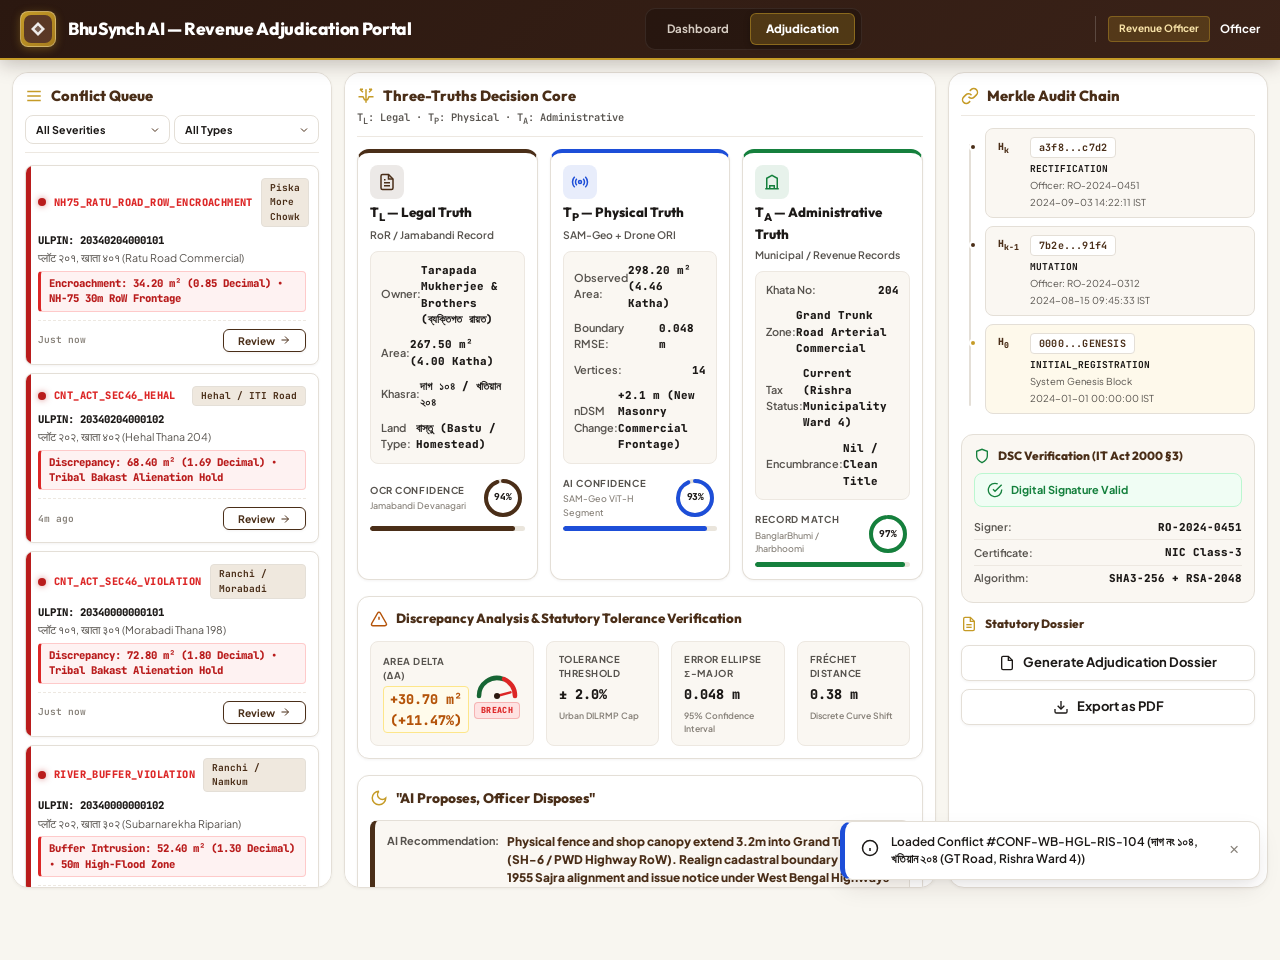
<file: final protype/frontend/adjudication.html>
<!DOCTYPE html>
<html lang="en">
<head>
    <meta charset="UTF-8">
    <meta name="viewport" content="width=device-width, initial-scale=1.0">
    <meta name="description" content="BhuSynch AI — Revenue Adjudication Portal for statutory dossier review, conflict resolution, and digital signature certification under DILRMP standards.">
    <title>BhuSynch AI — Revenue Adjudication Portal</title>

    <!-- Google Fonts — Plus Jakarta Sans, Outfit, JetBrains Mono (Reference: website lucky bold aesthetic) -->
    <link rel="preconnect" href="https://fonts.googleapis.com">
    <link rel="preconnect" href="https://fonts.gstatic.com" crossorigin>
    <link href="https://fonts.googleapis.com/css2?family=JetBrains+Mono:wght@400;500;600;700;800&family=Outfit:wght@500;600;700;800&family=Plus+Jakarta+Sans:wght@400;500;600;700;800&display=swap" rel="stylesheet">

    <link rel="stylesheet" href="css/index.css?v=20260908_lucky_bold">
    <link rel="stylesheet" href="css/adjudication.css?v=20260908_highlight_conflicts">
</head>
<body class="adjudication-page">
    <!-- Top Navigation Bar -->
    <header id="adjudication-header" class="app-header" role="banner">
        <div class="header-brand">
            <!-- SVG scales icon replacing ⚖️ emoji -->
            <div class="brand-logo" aria-hidden="true">
                <svg width="28" height="28" viewBox="0 0 32 32" fill="none">
                    <rect width="32" height="32" rx="8" fill="url(#adj-logo-grad)"/>
                    <path d="M8 16L16 8L24 16L16 24Z" fill="white" opacity="0.9"/>
                    <path d="M12 16L16 12L20 16L16 20Z" fill="url(#adj-logo-grad)" opacity="0.8"/>
                    <defs>
                        <linearGradient id="adj-logo-grad" x1="0" y1="0" x2="32" y2="32">
                            <stop offset="0%" stop-color="#5A3825"/>
                            <stop offset="100%" stop-color="#7A5238"/>
                        </linearGradient>
                    </defs>
                </svg>
            </div>
            <h1>BhuSynch AI — Revenue Adjudication Portal</h1>
        </div>
        <nav class="header-nav" role="navigation" aria-label="Main navigation">
            <a href="index.html" class="nav-link" id="nav-dashboard">Dashboard</a>
            <a href="adjudication.html" class="nav-link active" id="nav-adjudication" aria-current="page">Adjudication</a>
        </nav>
        <div class="header-user" id="user-profile-area">
            <span class="user-role-badge" id="officer-role-badge">Revenue Officer</span>
            <span class="user-name" id="officer-name">Officer</span>
        </div>
    </header>

    <main id="adjudication-main" class="adjudication-layout">
        <!-- Left Panel: Conflict Queue -->
        <aside id="conflict-queue-panel" class="panel queue-panel" role="region" aria-label="Conflict queue">
            <div class="panel-header">
                <h2>
                    <!-- SVG list icon -->
                    <svg width="16" height="16" viewBox="0 0 24 24" fill="none" stroke="currentColor" stroke-width="2"><path d="M3 12h18M3 6h18M3 18h18"/></svg>
                    Conflict Queue
                </h2>
                <div class="queue-filters">
                    <select id="severity-filter" class="filter-select" aria-label="Filter by severity">
                        <option value="all">All Severities</option>
                        <option value="CRITICAL">Critical</option>
                        <option value="MEDIUM">Medium</option>
                        <option value="LOW">Low</option>
                    </select>
                    <select id="type-filter" class="filter-select" aria-label="Filter by conflict type">
                        <option value="all">All Types</option>
                        <option value="AREA_DISCREPANCY">Area Discrepancy</option>
                        <option value="ROW_ENCROACHMENT">RoW Encroachment</option>
                        <option value="3D_OVERLAP">3D Overlap</option>
                    </select>
                </div>
            </div>
            <div id="conflict-list" class="conflict-list" role="list" aria-label="Conflict list">
                <!-- Conflict Card PSK-1: CRITICAL — Piska More Chowk Ratu Road NH-75 Commercial RoW Encroachment -->
                <div class="conflict-card severity-critical active" data-conflict-id="CONF-JH-RNC-PSK-101" role="listitem">
                    <div class="conflict-card-header">
                        <span class="severity-dot critical" aria-label="Critical severity"></span>
                        <span class="conflict-type">NH75_RATU_ROAD_ROW_ENCROACHMENT</span>
                        <span class="conflict-badge">Piska More Chowk</span>
                    </div>
                    <div class="conflict-card-body">
                        <p class="conflict-ulpin">ULPIN: 20340204000101</p>
                        <p class="conflict-khasra">प्लॉट २०१, खाता ४०१ (Ratu Road Commercial)</p>
                        <p class="conflict-delta">Encroachment: 34.20 m² (0.85 Decimal) • NH-75 30m RoW Frontage</p>
                    </div>
                    <div class="conflict-card-footer">
                        <span class="conflict-time">Just now</span>
                        <button class="btn-review" data-action="review" aria-label="Review conflict CONF-JH-RNC-PSK-101">
                            Review
                            <svg width="12" height="12" viewBox="0 0 24 24" fill="none" stroke="currentColor" stroke-width="2"><path d="M5 12h14"/><path d="m12 5 7 7-7 7"/></svg>
                        </button>
                    </div>
                </div>

                <!-- Conflict Card PSK-2: CRITICAL — Mouza Hehal CNT Act Sec 46 Tribal Alienation -->
                <div class="conflict-card severity-critical" data-conflict-id="CONF-JH-RNC-PSK-102" role="listitem">
                    <div class="conflict-card-header">
                        <span class="severity-dot critical" aria-label="Critical severity"></span>
                        <span class="conflict-type">CNT_ACT_SEC46_HEHAL</span>
                        <span class="conflict-badge">Hehal / ITI Road</span>
                    </div>
                    <div class="conflict-card-body">
                        <p class="conflict-ulpin">ULPIN: 20340204000102</p>
                        <p class="conflict-khasra">प्लॉट २०२, खाता ४०२ (Hehal Thana 204)</p>
                        <p class="conflict-delta">Discrepancy: 68.40 m² (1.69 Decimal) • Tribal Bakast Alienation Hold</p>
                    </div>
                    <div class="conflict-card-footer">
                        <span class="conflict-time">4m ago</span>
                        <button class="btn-review" data-action="review" aria-label="Review conflict CONF-JH-RNC-PSK-102">
                            Review
                            <svg width="12" height="12" viewBox="0 0 24 24" fill="none" stroke="currentColor" stroke-width="2"><path d="M5 12h14"/><path d="m12 5 7 7-7 7"/></svg>
                        </button>
                    </div>
                </div>

                <!-- Conflict Card RNC-1: CRITICAL — Ranchi Morabadi CNT Act Sec 46 Tribal Alienation -->
                <div class="conflict-card severity-critical" data-conflict-id="CONF-JH-RNC-101" role="listitem">
                    <div class="conflict-card-header">
                        <span class="severity-dot critical" aria-label="Critical severity"></span>
                        <span class="conflict-type">CNT_ACT_SEC46_VIOLATION</span>
                        <span class="conflict-badge">Ranchi / Morabadi</span>
                    </div>
                    <div class="conflict-card-body">
                        <p class="conflict-ulpin">ULPIN: 20340000000101</p>
                        <p class="conflict-khasra">प्लॉट १०१, खाता ३०१ (Morabadi Thana 198)</p>
                        <p class="conflict-delta">Discrepancy: 72.80 m² (1.80 Decimal) • Tribal Bakast Alienation Hold</p>
                    </div>
                    <div class="conflict-card-footer">
                        <span class="conflict-time">Just now</span>
                        <button class="btn-review" data-action="review" aria-label="Review conflict CONF-JH-RNC-101">
                            Review
                            <svg width="12" height="12" viewBox="0 0 24 24" fill="none" stroke="currentColor" stroke-width="2"><path d="M5 12h14"/><path d="m12 5 7 7-7 7"/></svg>
                        </button>
                    </div>
                </div>

                <!-- Conflict Card RNC-2: CRITICAL — Subarnarekha River Flood Basin Buffer Violation -->
                <div class="conflict-card severity-critical" data-conflict-id="CONF-JH-RNC-102" role="listitem">
                    <div class="conflict-card-header">
                        <span class="severity-dot critical" aria-label="Critical severity"></span>
                        <span class="conflict-type">RIVER_BUFFER_VIOLATION</span>
                        <span class="conflict-badge">Ranchi / Namkum</span>
                    </div>
                    <div class="conflict-card-body">
                        <p class="conflict-ulpin">ULPIN: 20340000000102</p>
                        <p class="conflict-khasra">प्लॉट २०२, खाता ३०२ (Subarnarekha Riparian)</p>
                        <p class="conflict-delta">Buffer Intrusion: 52.40 m² (1.30 Decimal) • 50m High-Flood Zone</p>
                    </div>
                    <div class="conflict-card-footer">
                        <span class="conflict-time">5m ago</span>
                        <button class="btn-review" data-action="review" aria-label="Review conflict CONF-JH-RNC-102">
                            Review
                            <svg width="12" height="12" viewBox="0 0 24 24" fill="none" stroke="currentColor" stroke-width="2"><path d="M5 12h14"/><path d="m12 5 7 7-7 7"/></svg>
                        </button>
                    </div>
                </div>

                <!-- Conflict Card PMED-1: CRITICAL — Paschim Medinipur NH-16 RoW Encroachment -->
                <div class="conflict-card severity-critical" data-conflict-id="CONF-WB-PMED-101" role="listitem">
                    <div class="conflict-card-header">
                        <span class="severity-dot critical" aria-label="Critical severity"></span>
                        <span class="conflict-type">NH16_ROW_ENCROACHMENT</span>
                        <span class="conflict-badge">W. Medinipur / Inda</span>
                    </div>
                    <div class="conflict-card-body">
                        <p class="conflict-ulpin">ULPIN: 19183180010101</p>
                        <p class="conflict-khasra">দাগ নং ১০১, খতিয়ান নং ৩০১ (Inda J.L. 142, Kharagpur)</p>
                        <p class="conflict-delta">Encroachment: 42.80 m² (0.64 Katha) • NH-16 Golden Quad 45m RoW</p>
                    </div>
                    <div class="conflict-card-footer">
                        <span class="conflict-time">Just now</span>
                        <button class="btn-review" data-action="review" aria-label="Review conflict CONF-WB-PMED-101">
                            Review
                            <svg width="12" height="12" viewBox="0 0 24 24" fill="none" stroke="currentColor" stroke-width="2"><path d="M5 12h14"/><path d="m12 5 7 7-7 7"/></svg>
                        </button>
                    </div>
                </div>

                <!-- Conflict Card PMED-2: CRITICAL — Kangsabati River Levee Buffer Violation -->
                <div class="conflict-card severity-critical" data-conflict-id="CONF-WB-PMED-102" role="listitem">
                    <div class="conflict-card-header">
                        <span class="severity-dot critical" aria-label="Critical severity"></span>
                        <span class="conflict-type">RIVER_LEVEE_VIOLATION</span>
                        <span class="conflict-badge">Medinipur / Kangsabati</span>
                    </div>
                    <div class="conflict-card-body">
                        <p class="conflict-ulpin">ULPIN: 19183180010102</p>
                        <p class="conflict-khasra">দাগ নং ২০২, খতিয়ান নং ৩০২ (Medinipur J.L. 110, Ghat Road)</p>
                        <p class="conflict-delta">Flood Buffer Intrusion: 58.40 m² (0.87 Katha) • WBI&WD 50m Levee Zone</p>
                    </div>
                    <div class="conflict-card-footer">
                        <span class="conflict-time">8m ago</span>
                        <button class="btn-review" data-action="review" aria-label="Review conflict CONF-WB-PMED-102">
                            Review
                            <svg width="12" height="12" viewBox="0 0 24 24" fill="none" stroke="currentColor" stroke-width="2"><path d="M5 12h14"/><path d="m12 5 7 7-7 7"/></svg>
                        </button>
                    </div>
                </div>

                <!-- Conflict Card RIS-1: CRITICAL — Rishra GT Road PWD RoW Encroachment -->
                <div class="conflict-card severity-critical" data-conflict-id="CONF-WB-HGL-RIS-104" role="listitem">
                    <div class="conflict-card-header">
                        <span class="severity-dot critical" aria-label="Critical severity"></span>
                        <span class="conflict-type">GT_ROAD_ROW_ENCROACHMENT</span>
                        <span class="conflict-badge">Hooghly / Rishra</span>
                    </div>
                    <div class="conflict-card-body">
                        <p class="conflict-ulpin">ULPIN: 191472303480</p>
                        <p class="conflict-khasra">দাগ নং ১০৪, খতিয়ান ২০৪ (GT Road, Rishra Ward 4)</p>
                        <p class="conflict-delta">Encroachment: 30.70 m² (0.46 Katha) • Grand Trunk Road SH-6</p>
                    </div>
                    <div class="conflict-card-footer">
                        <span class="conflict-time">Just now</span>
                        <button class="btn-review" data-action="review" aria-label="Review conflict CONF-WB-HGL-RIS-104">
                            Review
                            <svg width="12" height="12" viewBox="0 0 24 24" fill="none" stroke="currentColor" stroke-width="2"><path d="M5 12h14"/><path d="m12 5 7 7-7 7"/></svg>
                        </button>
                    </div>
                </div>

                <!-- Conflict Card RIS-2: CRITICAL — Hooghly River High-Water Buffer Infringement -->
                <div class="conflict-card severity-critical" data-conflict-id="CONF-WB-HGL-RIS-108" role="listitem">
                    <div class="conflict-card-header">
                        <span class="severity-dot critical" aria-label="Critical severity"></span>
                        <span class="conflict-type">RIVER_BUFFER_VIOLATION</span>
                        <span class="conflict-badge">Hooghly Riverfront</span>
                    </div>
                    <div class="conflict-card-body">
                        <p class="conflict-ulpin">ULPIN: 191472203478</p>
                        <p class="conflict-khasra">দাগ নং ১০৮, খতিয়ান ২০৮ (Rishra Ferry Ghat Zone)</p>
                        <p class="conflict-delta">Buffer Intrusion: 68.50 m² (1.02 Katha) • NW-1 Inter-tidal</p>
                    </div>
                    <div class="conflict-card-footer">
                        <span class="conflict-time">12m ago</span>
                        <button class="btn-review" data-action="review" aria-label="Review conflict CONF-WB-HGL-RIS-108">
                            Review
                            <svg width="12" height="12" viewBox="0 0 24 24" fill="none" stroke="currentColor" stroke-width="2"><path d="M5 12h14"/><path d="m12 5 7 7-7 7"/></svg>
                        </button>
                    </div>
                </div>

                <!-- Conflict Card RIS-3: MEDIUM — Morepukur Jayshree Textiles Boundary Conflation -->
                <div class="conflict-card severity-medium" data-conflict-id="CONF-WB-HGL-RIS-112" role="listitem">
                    <div class="conflict-card-header">
                        <span class="severity-dot medium" aria-label="Medium severity"></span>
                        <span class="conflict-type">INDUSTRIAL_BOUNDARY_CONFLATION</span>
                        <span class="conflict-badge">Morepukur J.L. 13</span>
                    </div>
                    <div class="conflict-card-body">
                        <p class="conflict-ulpin">ULPIN: 191472153472</p>
                        <p class="conflict-khasra">দাগ নং ১১২, খতিয়ান ২১২ (Jayshree Textiles / Aditya Birla)</p>
                        <p class="conflict-delta">Tolerance Conflation: -24.60 m² (0.86% within 2.0% limit)</p>
                    </div>
                    <div class="conflict-card-footer">
                        <span class="conflict-time">22m ago</span>
                        <button class="btn-review" data-action="review" aria-label="Review conflict CONF-WB-HGL-RIS-112">
                            Review
                            <svg width="12" height="12" viewBox="0 0 24 24" fill="none" stroke="currentColor" stroke-width="2"><path d="M5 12h14"/><path d="m12 5 7 7-7 7"/></svg>
                        </button>
                    </div>
                </div>

                <!-- Conflict Card WB-1: CRITICAL — KMDA Biswa Bangla Sarani RoW Encroachment -->
                <div class="conflict-card severity-critical" data-conflict-id="CONF-WB-2026-0002" role="listitem">
                    <div class="conflict-card-header">
                        <span class="severity-dot critical" aria-label="Critical severity"></span>
                        <span class="conflict-type">KMDA_ROW_ENCROACHMENT</span>
                        <span class="conflict-badge">WB State 19</span>
                    </div>
                    <div class="conflict-card-body">
                        <p class="conflict-ulpin">ULPIN: 19312010010002</p>
                        <p class="conflict-khasra">দাগ নং ২০৮, খতিয়ান নং ১১২ (Mahisbathan, Bidhannagar)</p>
                        <p class="conflict-delta">Encroachment: 38.20 m² (0.57 Katha) • Biswa Bangla Sarani</p>
                    </div>
                    <div class="conflict-card-footer">
                        <span class="conflict-time">5m ago</span>
                        <button class="btn-review" data-action="review" aria-label="Review conflict CONF-WB-2026-0002">
                            Review
                            <svg width="12" height="12" viewBox="0 0 24 24" fill="none" stroke="currentColor" stroke-width="2"><path d="M5 12h14"/><path d="m12 5 7 7-7 7"/></svg>
                        </button>
                    </div>
                </div>

                <!-- Conflict Card WB-2: CRITICAL — Ramsar Site 1208 East Kolkata Wetlands Conservation Buffer -->
                <div class="conflict-card severity-critical" data-conflict-id="CONF-WB-2026-0005" role="listitem">
                    <div class="conflict-card-header">
                        <span class="severity-dot critical" aria-label="Critical severity"></span>
                        <span class="conflict-type">EKWMA_WETLAND_INTRUSION</span>
                        <span class="conflict-badge">Ramsar 1208</span>
                    </div>
                    <div class="conflict-card-body">
                        <p class="conflict-ulpin">ULPIN: 19312010010005</p>
                        <p class="conflict-khasra">দাগ নং ২২৪, খতিয়ান নং ১১৪ (Bidhannagar South)</p>
                        <p class="conflict-delta">Intrusion: 64.50 m² (0.96 Katha) • EKWMA 2006 Prohibited</p>
                    </div>
                    <div class="conflict-card-footer">
                        <span class="conflict-time">18m ago</span>
                        <button class="btn-review" data-action="review" aria-label="Review conflict CONF-WB-2026-0005">
                            Review
                            <svg width="12" height="12" viewBox="0 0 24 24" fill="none" stroke="currentColor" stroke-width="2"><path d="M5 12h14"/><path d="m12 5 7 7-7 7"/></svg>
                        </button>
                    </div>
                </div>

                <!-- Conflict Card 1: CRITICAL — RoW Encroachment (Pune Ward 14 Gat 118/2) -->
                <div class="conflict-card severity-critical" data-conflict-id="CONF-2026-0001" role="listitem">
                    <div class="conflict-card-header">
                        <span class="severity-dot critical" aria-label="Critical severity"></span>
                        <span class="conflict-type">ROW_ENCROACHMENT</span>
                        <span class="conflict-badge">MH State 27</span>
                    </div>
                    <div class="conflict-card-body">
                        <p class="conflict-ulpin">ULPIN: 27010410010002</p>
                        <p class="conflict-khasra">Gat No: 118/2, Ward 14 (Shivajinagar)</p>
                        <p class="conflict-delta">Encroachment: 28.40 m&sup2; (5.36%) &bull; DP Road</p>
                    </div>
                    <div class="conflict-card-footer">
                        <span class="conflict-time">25m ago</span>
                        <button class="btn-review" data-action="review" aria-label="Review conflict CONF-2026-0001">
                            Review
                            <svg width="12" height="12" viewBox="0 0 24 24" fill="none" stroke="currentColor" stroke-width="2"><path d="M5 12h14"/><path d="m12 5 7 7-7 7"/></svg>
                        </button>
                    </div>
                </div>

                <!-- Conflict Card 2: MEDIUM — Waterbody Intrusion (Pune Ward 14 Gat 120/A) -->
                <div class="conflict-card severity-medium" data-conflict-id="CONF-2026-0002" role="listitem">
                    <div class="conflict-card-header">
                        <span class="severity-dot medium" aria-label="Medium severity"></span>
                        <span class="conflict-type">WATERBODY_INTRUSION</span>
                        <span class="conflict-badge">Nallah Buffer</span>
                    </div>
                    <div class="conflict-card-body">
                        <p class="conflict-ulpin">ULPIN: 27010410010005</p>
                        <p class="conflict-khasra">Gat No: 120/A, Ward 14 (Shivajinagar)</p>
                        <p class="conflict-delta">Intrusion: 55.00 m&sup2; (6.55%) &bull; Gair Mumkin</p>
                    </div>
                    <div class="conflict-card-footer">
                        <span class="conflict-time">40m ago</span>
                        <button class="btn-review" data-action="review" aria-label="Review conflict CONF-2026-0002">
                            Review
                            <svg width="12" height="12" viewBox="0 0 24 24" fill="none" stroke="currentColor" stroke-width="2"><path d="M5 12h14"/><path d="m12 5 7 7-7 7"/></svg>
                        </button>
                    </div>
                </div>
            </div>
        </aside>

        <!-- Center: Three-Truths Decision Panel (Section 2.4) -->
        <section id="decision-panel" class="panel decision-panel" role="region" aria-label="Three-Truths decision panel">
            <div class="panel-header">
                <h2>
                    <svg width="16" height="16" viewBox="0 0 24 24" fill="none" stroke="currentColor" stroke-width="2"><path d="M12 3v18"/><path d="M8 7 4 3"/><path d="m20 3-4 4"/><path d="M4 3h4"/><path d="M16 3h4"/><path d="M2 13h6l2 4h4l2-4h6"/></svg>
                    Three-Truths Decision Core
                </h2>
                <span class="panel-subtitle">T<sub>L</sub>: Legal · T<sub>P</sub>: Physical · T<sub>A</sub>: Administrative</span>
            </div>

            <!-- Three-Truths Matrix (Architecture Section 2.4) -->
            <div id="truths-matrix" class="truths-matrix">
                <!-- TL — Legal Truth -->
                <div class="truth-card truth-legal" id="truth-legal">
                    <div class="truth-icon" aria-hidden="true">
                        <!-- SVG scroll/document icon replacing 📜 -->
                        <svg viewBox="0 0 24 24" fill="none" stroke="currentColor" stroke-width="2"><path d="M14 2H6a2 2 0 0 0-2 2v16a2 2 0 0 0 2 2h12a2 2 0 0 0 2-2V8z"/><polyline points="14 2 14 8 20 8"/><line x1="16" y1="13" x2="8" y2="13"/><line x1="16" y1="17" x2="8" y2="17"/><polyline points="10 9 9 9 8 9"/></svg>
                    </div>
                    <h3>T<sub>L</sub> — Legal Truth</h3>
                    <p class="truth-desc">RoR / Jamabandi Record</p>
                    <div class="truth-data">
                        <div class="data-row"><span>Owner:</span><span id="legal-owner">राम प्रसाद शर्मा</span></div>
                        <div class="data-row"><span>Area:</span><span id="legal-area">387.50 m&sup2;</span></div>
                        <div class="data-row"><span>Khasra:</span><span id="legal-khasra">142/3</span></div>
                        <div class="data-row"><span>Land Type:</span><span id="legal-type">Bagayat</span></div>
                    </div>
                    <div class="truth-confidence">
                        <div class="confidence-header">
                            <div class="confidence-text-group">
                                <label>OCR Confidence</label>
                                <span class="confidence-sublabel">Jamabandi Devanagari</span>
                            </div>
                            <div class="micro-donut-wrap" title="OCR Confidence: 94%">
                                <svg class="micro-donut-svg" width="44" height="44" viewBox="0 0 44 44">
                                    <circle class="micro-donut-track" cx="22" cy="22" r="17"/>
                                    <circle class="micro-donut-fill legal" id="donut-fill-legal" cx="22" cy="22" r="17" stroke-dasharray="106.8" stroke-dashoffset="6.4"/>
                                </svg>
                                <span class="micro-donut-val" id="donut-val-legal">94%</span>
                            </div>
                        </div>
                        <div class="confidence-bar"><div class="confidence-fill" id="bar-fill-legal" style="width: 94%" role="progressbar" aria-valuenow="94" aria-valuemin="0" aria-valuemax="100">94%</div></div>
                    </div>
                </div>

                <!-- TP — Physical Truth -->
                <div class="truth-card truth-physical" id="truth-physical">
                    <div class="truth-icon" aria-hidden="true">
                        <!-- SVG satellite icon replacing 🛰️ -->
                        <svg viewBox="0 0 24 24" fill="none" stroke="currentColor" stroke-width="2"><circle cx="12" cy="12" r="2"/><path d="M16.24 7.76a6 6 0 0 1 0 8.49m-8.48-.01a6 6 0 0 1 0-8.49m11.31-2.82a10 10 0 0 1 0 14.14m-14.14 0a10 10 0 0 1 0-14.14"/></svg>
                    </div>
                    <h3>T<sub>P</sub> — Physical Truth</h3>
                    <p class="truth-desc">SAM-Geo + Drone ORI</p>
                    <div class="truth-data">
                        <div class="data-row"><span>Observed Area:</span><span id="physical-area">399.95 m&sup2;</span></div>
                        <div class="data-row"><span>Boundary RMSE:</span><span id="physical-rmse">0.42 m</span></div>
                        <div class="data-row"><span>Vertices:</span><span id="physical-vertices">12</span></div>
                        <div class="data-row"><span>nDSM Change:</span><span id="physical-ndsm">+1.2 m</span></div>
                    </div>
                    <div class="truth-confidence">
                        <div class="confidence-header">
                            <div class="confidence-text-group">
                                <label>AI Confidence</label>
                                <span class="confidence-sublabel">SAM-Geo ViT-H Segment</span>
                            </div>
                            <div class="micro-donut-wrap" title="AI Segmentation Confidence: 89%">
                                <svg class="micro-donut-svg" width="44" height="44" viewBox="0 0 44 44">
                                    <circle class="micro-donut-track" cx="22" cy="22" r="17"/>
                                    <circle class="micro-donut-fill physical" id="donut-fill-physical" cx="22" cy="22" r="17" stroke-dasharray="106.8" stroke-dashoffset="11.7"/>
                                </svg>
                                <span class="micro-donut-val" id="donut-val-physical">89%</span>
                            </div>
                        </div>
                        <div class="confidence-bar"><div class="confidence-fill ai-confidence" id="bar-fill-physical" style="width: 89%" role="progressbar" aria-valuenow="89" aria-valuemin="0" aria-valuemax="100">89%</div></div>
                    </div>
                </div>

                <!-- TA — Administrative Truth -->
                <div class="truth-card truth-admin" id="truth-admin">
                    <div class="truth-icon" aria-hidden="true">
                        <!-- SVG building/columns icon replacing 🏛️ -->
                        <svg viewBox="0 0 24 24" fill="none" stroke="currentColor" stroke-width="2"><path d="M3 21h18"/><path d="M5 21V7l7-4 7 4v14"/><path d="M9 21v-4h6v4"/><path d="M9 9h.01"/><path d="M15 9h.01"/><path d="M9 13h.01"/><path d="M15 13h.01"/></svg>
                    </div>
                    <h3>T<sub>A</sub> — Administrative Truth</h3>
                    <p class="truth-desc">Municipal / Revenue Records</p>
                    <div class="truth-data">
                        <div class="data-row"><span>Khata No:</span><span id="admin-khata">275</span></div>
                        <div class="data-row"><span>Zone:</span><span id="admin-zone">Residential R-1</span></div>
                        <div class="data-row"><span>Tax Status:</span><span id="admin-tax">Current</span></div>
                        <div class="data-row"><span>Encumbrance:</span><span id="admin-enc">None</span></div>
                    </div>
                    <div class="truth-confidence">
                        <div class="confidence-header">
                            <div class="confidence-text-group">
                                <label>Record Match</label>
                                <span class="confidence-sublabel">BanglarBhumi / Jharbhoomi</span>
                            </div>
                            <div class="micro-donut-wrap" title="Administrative Concordance: 97%">
                                <svg class="micro-donut-svg" width="44" height="44" viewBox="0 0 44 44">
                                    <circle class="micro-donut-track" cx="22" cy="22" r="17"/>
                                    <circle class="micro-donut-fill admin" id="donut-fill-admin" cx="22" cy="22" r="17" stroke-dasharray="106.8" stroke-dashoffset="3.2"/>
                                </svg>
                                <span class="micro-donut-val" id="donut-val-admin">97%</span>
                            </div>
                        </div>
                        <div class="confidence-bar"><div class="confidence-fill admin-confidence" id="bar-fill-admin" style="width: 97%" role="progressbar" aria-valuenow="97" aria-valuemin="0" aria-valuemax="100">97%</div></div>
                    </div>
                </div>
            </div>

            <!-- Discrepancy Analysis -->
            <div id="discrepancy-analysis" class="discrepancy-section">
                <h3>
                    <!-- SVG alert-triangle icon -->
                    <svg width="16" height="16" viewBox="0 0 24 24" fill="none" stroke="currentColor" stroke-width="2"><path d="m21.73 18-8-14a2 2 0 0 0-3.48 0l-8 14A2 2 0 0 0 4 21h16a2 2 0 0 0 1.73-3"/><path d="M12 9v4"/><path d="M12 17h.01"/></svg>
                    Discrepancy Analysis & Statutory Tolerance Verification
                </h3>
                <div class="discrepancy-grid">
                    <div class="disc-metric disc-metric--gauge">
                        <div class="disc-metric-main">
                            <span class="disc-label">Area Delta (&Delta;A)</span>
                            <span class="disc-value warning" id="disc-delta-area">+12.45 m&sup2; (3.2%)</span>
                        </div>
                        <!-- 48x34px SVG Radial Tolerance Gauge -->
                        <div class="tolerance-gauge-wrap" title="Statutory Tolerance Compliance: ΔA ≤ ±2.0%">
                            <svg class="tolerance-gauge-svg" width="48" height="32" viewBox="0 0 48 32">
                                <path class="gauge-track" d="M 6 28 A 18 18 0 0 1 42 28" fill="none" stroke="#E4DFD7" stroke-width="4.5" stroke-linecap="round"/>
                                <path class="gauge-zone-pass" d="M 6 28 A 18 18 0 0 1 30 11" fill="none" stroke="#166534" stroke-width="4.5" stroke-linecap="round"/>
                                <path class="gauge-zone-breach" d="M 31 11 A 18 18 0 0 1 42 28" fill="none" stroke="#DC2626" stroke-width="4.5" stroke-linecap="round"/>
                                <line class="gauge-needle" id="gauge-needle" x1="24" y1="28" x2="38" y2="16" stroke="#2B1810" stroke-width="2.5" stroke-linecap="round"/>
                                <circle cx="24" cy="28" r="3" fill="#2B1810"/>
                            </svg>
                            <span class="gauge-badge breach" id="gauge-status-badge">BREACH</span>
                        </div>
                    </div>
                    <div class="disc-metric">
                        <span class="disc-label">Tolerance Threshold</span>
                        <span class="disc-value" id="disc-tolerance">&plusmn; 2.0%</span>
                        <span class="disc-sublabel">Urban DILRMP Cap</span>
                    </div>
                    <div class="disc-metric">
                        <span class="disc-label">Error Ellipse &sigma;-major</span>
                        <span class="disc-value" id="disc-sigma">0.38 m</span>
                        <span class="disc-sublabel">95% Confidence Interval</span>
                    </div>
                    <div class="disc-metric">
                        <span class="disc-label">Fréchet Distance</span>
                        <span class="disc-value" id="disc-frechet">0.52 m</span>
                        <span class="disc-sublabel">Discrete Curve Shift</span>
                    </div>
                </div>
            </div>

            <!-- Officer Decision Section — "AI Proposes, Officer Disposes" (Section 2.4) -->
            <div id="officer-decision" class="decision-section">
                <h3>
                    <!-- SVG brain/sparkle icon -->
                    <svg width="16" height="16" viewBox="0 0 24 24" fill="none" stroke="currentColor" stroke-width="2"><path d="M12 3a6 6 0 0 0 9 9 9 9 0 1 1-9-9"/><path d="M20 4v.01"/><path d="M22 2v.01"/><path d="M20 2v.01"/></svg>
                    "AI Proposes, Officer Disposes"
                </h3>
                <div class="ai-recommendation">
                    <span class="recommendation-label">AI Recommendation:</span>
                    <span class="recommendation-value" id="ai-recommendation">RECTIFY — Accept physical boundary, update legal record</span>
                </div>
                <div class="decision-actions">
                    <div class="decision-form">
                        <label for="officer-remarks">Officer Remarks:</label>
                        <textarea id="officer-remarks" placeholder="Enter remarks for the adjudication record..." rows="3"></textarea>
                    </div>
                    <div class="action-buttons">
                        <button id="btn-accept-ai" class="btn btn-primary" aria-label="Accept AI recommendation">
                            <!-- SVG check-circle replacing ✅ -->
                            <svg width="16" height="16" viewBox="0 0 24 24" fill="none" stroke="currentColor" stroke-width="2"><path d="M22 11.08V12a10 10 0 1 1-5.93-9.14"/><polyline points="22 4 12 14.01 9 11.01"/></svg>
                            Accept AI
                        </button>
                        <button id="btn-modify" class="btn btn-warning" aria-label="Modify boundary">
                            <!-- SVG pencil replacing ✏️ -->
                            <svg width="16" height="16" viewBox="0 0 24 24" fill="none" stroke="currentColor" stroke-width="2"><path d="M17 3a2.85 2.83 0 1 1 4 4L7.5 20.5 2 22l1.5-5.5Z"/><path d="m15 5 4 4"/></svg>
                            Modify
                        </button>
                        <button id="btn-reject" class="btn btn-danger" aria-label="Reject and escalate">
                            <!-- SVG x-circle replacing ❌ -->
                            <svg width="16" height="16" viewBox="0 0 24 24" fill="none" stroke="currentColor" stroke-width="2"><circle cx="12" cy="12" r="10"/><path d="m15 9-6 6"/><path d="m9 9 6 6"/></svg>
                            Reject
                        </button>
                        <button id="btn-sign-dsc" class="btn btn-accent" aria-label="Sign with Digital Signature Certificate">
                            <!-- SVG shield-check replacing 🔐 -->
                            <svg width="16" height="16" viewBox="0 0 24 24" fill="none" stroke="currentColor" stroke-width="2"><path d="M12 22s8-4 8-10V5l-8-3-8 3v7c0 6 8 10 8 10z"/><polyline points="9 12 11 14 15 10"/></svg>
                            Sign DSC
                        </button>
                    </div>
                </div>
            </div>
        </section>

        <!-- Right Panel: Audit & Provenance (Section 2.5) -->
        <aside id="audit-panel" class="panel audit-panel" role="region" aria-label="Merkle audit chain and provenance">
            <div class="panel-header">
                <h2>
                    <!-- SVG link/chain icon -->
                    <svg width="16" height="16" viewBox="0 0 24 24" fill="none" stroke="currentColor" stroke-width="2"><path d="M10 13a5 5 0 0 0 7.54.54l3-3a5 5 0 0 0-7.07-7.07l-1.72 1.71"/><path d="M14 11a5 5 0 0 0-7.54-.54l-3 3a5 5 0 0 0 7.07 7.07l1.71-1.71"/></svg>
                    Merkle Audit Chain
                </h2>
            </div>
            <div id="merkle-chain" class="merkle-chain" role="list" aria-label="SHA3-256 Merkle hash chain">
                <div class="merkle-entry" role="listitem">
                    <div class="merkle-hash">
                        <span class="hash-label">H<sub>k</sub></span>
                        <code class="hash-value">a3f8...c7d2</code>
                    </div>
                    <div class="merkle-details">
                        <span>RECTIFICATION</span>
                        <span>Officer: RO-2024-0451</span>
                        <span>2024-09-03 14:22:11 IST</span>
                    </div>
                </div>
                <div class="merkle-entry" role="listitem">
                    <div class="merkle-hash">
                        <span class="hash-label">H<sub>k-1</sub></span>
                        <code class="hash-value">7b2e...91f4</code>
                    </div>
                    <div class="merkle-details">
                        <span>MUTATION</span>
                        <span>Officer: RO-2024-0312</span>
                        <span>2024-08-15 09:45:33 IST</span>
                    </div>
                </div>
                <div class="merkle-entry genesis" role="listitem">
                    <div class="merkle-hash">
                        <span class="hash-label">H<sub>0</sub></span>
                        <code class="hash-value">0000...GENESIS</code>
                    </div>
                    <div class="merkle-details">
                        <span>INITIAL_REGISTRATION</span>
                        <span>System Genesis Block</span>
                        <span>2024-01-01 00:00:00 IST</span>
                    </div>
                </div>
            </div>

            <!-- DSC Verification (IT Act 2000 §3) -->
            <div id="dsc-verification" class="dsc-section">
                <h3>
                    <!-- SVG shield icon -->
                    <svg viewBox="0 0 24 24" fill="none" stroke="currentColor" stroke-width="2"><path d="M12 22s8-4 8-10V5l-8-3-8 3v7c0 6 8 10 8 10z"/></svg>
                    DSC Verification (IT Act 2000 §3)
                </h3>
                <div class="dsc-status valid">
                    <span class="dsc-icon" aria-hidden="true">
                        <!-- SVG check-circle replacing ✅ -->
                        <svg viewBox="0 0 24 24" fill="none" stroke="currentColor" stroke-width="2"><path d="M22 11.08V12a10 10 0 1 1-5.93-9.14"/><polyline points="22 4 12 14.01 9 11.01"/></svg>
                    </span>
                    <span>Digital Signature Valid</span>
                </div>
                <div class="dsc-details">
                    <div class="data-row"><span>Signer:</span><span>RO-2024-0451</span></div>
                    <div class="data-row"><span>Certificate:</span><span>NIC Class-3</span></div>
                    <div class="data-row"><span>Algorithm:</span><span>SHA3-256 + RSA-2048</span></div>
                </div>
            </div>

            <!-- Dossier Generation -->
            <div id="dossier-section" class="dossier-section">
                <h3>
                    <svg viewBox="0 0 24 24" fill="none" stroke="currentColor" stroke-width="2"><path d="M14 2H6a2 2 0 0 0-2 2v16a2 2 0 0 0 2 2h12a2 2 0 0 0 2-2V8z"/><polyline points="14 2 14 8 20 8"/><line x1="16" y1="13" x2="8" y2="13"/><line x1="16" y1="17" x2="8" y2="17"/></svg>
                    Statutory Dossier
                </h3>
                <button id="btn-generate-dossier" class="btn btn-full btn-secondary" aria-label="Generate adjudication dossier">
                    <svg width="16" height="16" viewBox="0 0 24 24" fill="none" stroke="currentColor" stroke-width="2"><path d="M14 2H6a2 2 0 0 0-2 2v16a2 2 0 0 0 2 2h12a2 2 0 0 0 2-2V8z"/><polyline points="14 2 14 8 20 8"/></svg>
                    Generate Adjudication Dossier
                </button>
                <button id="btn-export-pdf" class="btn btn-full btn-outline" aria-label="Export as PDF">
                    <svg width="16" height="16" viewBox="0 0 24 24" fill="none" stroke="currentColor" stroke-width="2"><path d="M21 15v4a2 2 0 0 1-2 2H5a2 2 0 0 1-2-2v-4"/><polyline points="7 10 12 15 17 10"/><line x1="12" y1="15" x2="12" y2="3"/></svg>
                    Export as PDF
                </button>
            </div>
        </aside>
    </main>

    <!-- ═══════════════════ MODALS ═══════════════════ -->

    <!-- 1. DSC Signing Ceremony Modal -->
    <div id="dsc-signing-modal" class="modal-overlay" style="display: none;" role="dialog" aria-labelledby="dsc-modal-title" aria-modal="true">
        <div class="modal-card">
            <div class="modal-header">
                <div class="modal-title-wrap">
                    <div class="modal-icon-shield">
                        <svg width="20" height="20" viewBox="0 0 24 24" fill="none" stroke="currentColor" stroke-width="2"><path d="M12 22s8-4 8-10V5l-8-3-8 3v7c0 6 8 10 8 10z"/><polyline points="9 12 11 14 15 10"/></svg>
                    </div>
                    <h3 id="dsc-modal-title">Class-3 Digital Signature Authentication</h3>
                </div>
                <button class="modal-close" aria-label="Close dialog">&times;</button>
            </div>
            
            <div id="dsc-step-1" class="modal-body">
                <p class="modal-desc">Affix statutory digital certificate under <strong>Information Technology Act 2000 (§3)</strong> & DILRMP revenue guidelines.</p>
                <div class="dsc-token-box">
                    <div class="token-row">
                        <span class="token-label">Certificate Holder:</span>
                        <span class="token-val font-semibold">RO-2024-0451 (Revenue Adjudicating Officer)</span>
                    </div>
                    <div class="token-row">
                        <span class="token-label">Certifying Authority:</span>
                        <span class="token-val">NIC-CA / (National Informatics Centre)</span>
                    </div>
                    <div class="token-row">
                        <span class="token-label">Crypto Algorithm:</span>
                        <span class="token-val mono">SHA3-256 + RSA-2048 PKCS#11</span>
                    </div>
                </div>

                <div class="dsc-pin-group">
                    <label for="dsc-pin-input">Enter 6-Digit Hardware Token / ePass PIN:</label>
                    <input type="password" id="dsc-pin-input" maxlength="8" placeholder="••••••" class="dsc-input" value="849201">
                </div>

                <div class="modal-actions">
                    <button class="btn btn-secondary modal-close">Cancel</button>
                    <button class="btn btn-accent" onclick="AdjudicationController.confirmDscSign()">
                        <svg width="16" height="16" viewBox="0 0 24 24" fill="none" stroke="currentColor" stroke-width="2"><path d="M12 22s8-4 8-10V5l-8-3-8 3v7c0 6 8 10 8 10z"/><polyline points="9 12 11 14 15 10"/></svg>
                        Sign & Timestamp Record
                    </button>
                </div>
            </div>

            <div id="dsc-step-2" class="modal-body text-center" style="display: none; padding: 30px 20px;">
                <div class="signing-spinner"></div>
                <h4 style="margin-top: 16px; color: var(--accent-primary);">Computing Merkle SHA3-256 Digest...</h4>
                <p class="text-muted" style="font-size: 0.8rem; margin-top: 6px;">Registering timestamp on Survey of India CORS node...</p>
            </div>
        </div>
    </div>

    <!-- 2. Statutory Dossier Modal -->
    <div id="statutory-dossier-modal" class="modal-overlay" style="display: none;" role="dialog" aria-labelledby="dossier-modal-title" aria-modal="true">
        <div class="modal-card modal-card--lg">
            <div class="modal-header">
                <div class="modal-title-wrap">
                    <h3 id="dossier-modal-title">Statutory Revenue Adjudication Record (प्रपत्र-७)</h3>
                </div>
                <button class="modal-close" aria-label="Close dialog">&times;</button>
            </div>
            
            <div class="modal-body printable-dossier">
                <div class="dossier-doc-header">
                    <div class="emblem-seal">🏛️</div>
                    <div class="dossier-titles">
                        <h2>GOVERNMENT OF NCT OF DELHI — REVENUE DEPARTMENT</h2>
                        <p class="hindi-sub">राष्ट्रीय नगर भू-अभिलेख न्यायनिर्णयन दस्तावेज / Land Record Mutation Dossier</p>
                        <p class="dilrmp-tag">Under Digital India Land Records Modernization Programme (DILRMP)</p>
                    </div>
                </div>

                <div class="dossier-meta-table">
                    <div class="dossier-meta-row">
                        <span class="d-label">Bhu-Aadhaar (ULPIN):</span>
                        <span class="d-val mono" id="dossier-ulpin-val">07-023-001234-5</span>
                        <span class="d-label">Khasra / Plot:</span>
                        <span class="d-val font-semibold" id="dossier-khasra-val">142/3</span>
                    </div>
                    <div class="dossier-meta-row">
                        <span class="d-label">Village & District:</span>
                        <span class="d-val" id="dossier-village-val">Malviya Nagar, South Delhi</span>
                        <span class="d-label">Datum / CRS:</span>
                        <span class="d-val mono">EPSG:7755 (India UTM 43N)</span>
                    </div>
                    <div class="dossier-meta-row">
                        <span class="d-label">Recorded Owner:</span>
                        <span class="d-val font-medium" id="dossier-owner-val">राम प्रसाद शर्मा (Ram Prasad Sharma)</span>
                        <span class="d-label">Adjudication:</span>
                        <span class="d-val text-success font-semibold" id="dossier-area-val">387.50 m² &rarr; 399.95 m²</span>
                    </div>
                </div>

                <div class="dossier-findings">
                    <h4>Technical Findings & Harmonization Evidence:</h4>
                    <ul>
                        <li>AI GeoAI Foundation Model (SAM-Geo ViT-H + LightGlue) extracted boundary with <strong>0.38m RMSE</strong>.</li>
                        <li>Thin-Plate Spline (TPS) elastic geodetic warp factor applied at <strong>&lambda; = 0.99842</strong>.</li>
                        <li>Discrepancy reconciled under Section 2.4 Administrative Discretionary Threshold.</li>
                    </ul>
                </div>

                <div class="dossier-signature-block">
                    <div class="dossier-qr-box">
                        <div class="qr-placeholder">
                            <svg width="60" height="60" viewBox="0 0 24 24" fill="currentColor"><path d="M3 3h8v8H3V3zm2 2v4h4V5H5zm8-2h8v8h-8V3zm2 2v4h4V5h-4zM3 13h8v8H3v-8zm2 2v4h4v-4H5zm13-2h3v2h-3v-2zm-5 0h2v5h-2v-5zm3 3h2v2h-2v-2zm2 2h3v3h-3v-3zm-2 2h2v1h-2v-1z"/></svg>
                        </div>
                        <span class="qr-sub">Scan to verify ULPIN</span>
                    </div>
                    <div class="dossier-stamp">
                        <div class="stamp-border">
                            <span class="stamp-title">DIGITALLY SIGNED</span>
                            <span class="stamp-signer">RO-2024-0451</span>
                            <span class="stamp-date">NIC Class-3 CA Validated</span>
                        </div>
                    </div>
                </div>

                <div class="dossier-footer-hash">
                    <span id="dossier-hash-val">SHA3-256: e89a24cf...71b0 (Merkle Height #4)</span>
                </div>
            </div>

            <div class="modal-actions">
                <button class="btn btn-secondary modal-close">Close</button>
                <button class="btn btn-primary" onclick="window.print()">
                    <svg width="16" height="16" viewBox="0 0 24 24" fill="none" stroke="currentColor" stroke-width="2"><polyline points="6 9 6 2 18 2 18 9"/><path d="M6 18H4a2 2 0 0 1-2-2v-5a2 2 0 0 1 2-2h16a2 2 0 0 1 2 2v5a2 2 0 0 1-2 2h-2"/><rect x="6" y="14" width="12" height="8"/></svg>
                    Print / Save PDF
                </button>
            </div>
        </div>
    </div>

    <!-- 3. Boundary Modification Modal -->
    <div id="modify-boundary-modal" class="modal-overlay" style="display: none;" role="dialog" aria-labelledby="modify-modal-title" aria-modal="true">
        <div class="modal-card">
            <div class="modal-header">
                <div class="modal-title-wrap">
                    <h3 id="modify-modal-title">Manual Boundary Vertex Adjustment</h3>
                </div>
                <button class="modal-close" aria-label="Close dialog">&times;</button>
            </div>
            
            <div class="modal-body">
                <p class="modal-desc">Adjust vertex coordinates (WGS84 EPSG:7755) with least-squares constraint.</p>
                <div class="vertex-table-wrap">
                    <table class="vertex-table">
                        <thead>
                            <tr>
                                <th>Vertex</th>
                                <th>Easting (Lon)</th>
                                <th>Northing (Lat)</th>
                                <th>Weight (w)</th>
                            </tr>
                        </thead>
                        <tbody>
                            <tr><td>V1</td><td><input type="text" class="vertex-input" value="73.856380"></td><td><input type="text" class="vertex-input" value="18.520100"></td><td>1.0</td></tr>
                            <tr><td>V2</td><td><input type="text" class="vertex-input" value="73.856700"></td><td><input type="text" class="vertex-input" value="18.520100"></td><td>1.0</td></tr>
                            <tr><td>V3</td><td><input type="text" class="vertex-input" value="73.856700"></td><td><input type="text" class="vertex-input" value="18.520280"></td><td>0.9</td></tr>
                            <tr><td>V4</td><td><input type="text" class="vertex-input" value="73.856380"></td><td><input type="text" class="vertex-input" value="18.520280"></td><td>1.0</td></tr>
                        </tbody>
                    </table>
                </div>
                <div class="tps-preview-alert">
                    ⚡ <strong>TPS Warp Real-time Calc:</strong> Adjusted Area: <strong>392.40 m²</strong> (ΔA = +4.90 m², within 2.0% tolerance).
                </div>
            </div>

            <div class="modal-actions">
                <button class="btn btn-secondary modal-close">Cancel</button>
                <button class="btn btn-warning" onclick="AdjudicationController.saveBoundaryModification()">
                    Apply Elastic Warp & Save
                </button>
            </div>
        </div>
    </div>

    <!-- Toast Notification Container -->
    <div id="toast-container" class="toast-container" role="region" aria-live="polite" aria-label="System notifications"></div>

    <!-- Scripts -->
    <script src="js/mock-data.js?v=20260908_gauges"></script>
    <script src="js/api-client.js?v=20260908_gauges"></script>
    <script src="js/utils/toast.js?v=20260908_gauges"></script>
    <script src="js/adjudication-controller.js?v=20260908_gauges"></script>
</body>
</html>
</file>
<file: final protype/mobile-pwa/css/mobile.css>
/* ====================================================
   BhuSynch AI — Mobile PWA Stylesheet
   Field Survey Ground-Truthing Interface
   ==================================================== */

:root {
    --bg-primary: #0a0e1a;
    --bg-secondary: #0f1525;
    --bg-card: rgba(255, 255, 255, 0.04);
    --text-primary: #e0e6f0;
    --text-secondary: #8899aa;
    --accent: #63b3ed;
    --accent-glow: rgba(99, 179, 237, 0.3);
    --success: #10b981;
    --warning: #f59e0b;
    --danger: #ef4444;
    --radius: 12px;
}

* { margin: 0; padding: 0; box-sizing: border-box; }

body {
    font-family: 'Inter', -apple-system, BlinkMacSystemFont, sans-serif;
    background: var(--bg-primary);
    color: var(--text-primary);
    min-height: 100vh;
    overflow-x: hidden;
    -webkit-user-select: none;
    user-select: none;
    -webkit-tap-highlight-color: transparent;
}

/* ── Header ── */
.pwa-header {
    display: flex;
    justify-content: space-between;
    align-items: center;
    padding: 12px 16px;
    background: var(--bg-secondary);
    border-bottom: 1px solid rgba(99, 179, 237, 0.1);
    position: sticky;
    top: 0;
    z-index: 100;
}

.pwa-brand {
    display: flex;
    align-items: center;
    gap: 8px;
}

.pwa-logo { font-size: 1.3rem; }

.pwa-brand h1 {
    font-size: 1rem;
    font-weight: 700;
    background: linear-gradient(135deg, #63b3ed, #a78bfa);
    -webkit-background-clip: text;
    -webkit-text-fill-color: transparent;
    background-clip: text;
}

.pwa-status {
    display: flex;
    align-items: center;
    gap: 10px;
}

.sync-indicator {
    font-size: 0.6rem;
    transition: color 0.3s;
}

.sync-indicator.online { color: var(--success); }
.sync-indicator.offline { color: var(--danger); }
.gps-indicator { font-size: 0.9rem; }

/* ── Tab Navigation ── */
.tab-nav {
    display: flex;
    gap: 2px;
    padding: 8px 16px;
    background: var(--bg-secondary);
}

.tab-btn {
    flex: 1;
    padding: 10px;
    background: var(--bg-card);
    border: 1px solid rgba(99, 179, 237, 0.1);
    border-radius: 8px;
    color: var(--text-secondary);
    font-family: 'Inter', sans-serif;
    font-size: 0.8rem;
    font-weight: 500;
    cursor: pointer;
    transition: all 0.2s;
}

.tab-btn.active {
    background: rgba(99, 179, 237, 0.12);
    border-color: var(--accent);
    color: var(--accent);
}

/* ── Tab Content ── */
.tab-content {
    display: none;
    padding: 16px;
    animation: fadeIn 0.3s ease;
}

.tab-content.active { display: block; }

@keyframes fadeIn {
    from { opacity: 0; transform: translateY(8px); }
    to { opacity: 1; transform: translateY(0); }
}

/* ── Map Container ── */
.mobile-map {
    width: 100%;
    height: 45vh;
    background: var(--bg-card);
    border: 1px solid rgba(99, 179, 237, 0.1);
    border-radius: var(--radius);
    overflow: hidden;
    position: relative;
}

.map-placeholder {
    display: flex;
    flex-direction: column;
    align-items: center;
    justify-content: center;
    height: 100%;
    text-align: center;
    color: var(--text-secondary);
    font-size: 0.85rem;
    gap: 6px;
}

.map-coords {
    font-variant-numeric: tabular-nums;
    color: var(--accent);
    font-weight: 600;
    font-size: 0.9rem;
}

.map-accuracy {
    font-size: 0.75rem;
    color: var(--text-secondary);
}

/* ── Survey Actions ── */
.survey-actions {
    display: grid;
    grid-template-columns: repeat(3, 1fr);
    gap: 8px;
    margin-top: 12px;
}

.action-btn {
    padding: 14px 8px;
    border: none;
    border-radius: 10px;
    font-family: 'Inter', sans-serif;
    font-size: 0.78rem;
    font-weight: 600;
    cursor: pointer;
    transition: all 0.2s;
    text-align: center;
}

.primary-action {
    background: linear-gradient(135deg, #3b82f6, #2563eb);
    color: #fff;
}

.secondary-action {
    background: linear-gradient(135deg, #10b981, #059669);
    color: #fff;
}

.accent-action {
    background: linear-gradient(135deg, #8b5cf6, #7c3aed);
    color: #fff;
}

.action-btn:active {
    transform: scale(0.95);
}

.vertex-counter {
    display: flex;
    justify-content: space-between;
    align-items: center;
    margin-top: 10px;
    padding: 10px 14px;
    background: var(--bg-card);
    border: 1px solid rgba(99, 179, 237, 0.1);
    border-radius: 8px;
    font-size: 0.75rem;
    color: var(--text-secondary);
}

.vertex-counter strong {
    color: var(--accent);
}

/* ── Camera ── */
.camera-container {
    position: relative;
    width: 100%;
    height: 55vh;
    background: #000;
    border-radius: var(--radius);
    overflow: hidden;
}

.camera-preview {
    width: 100%;
    height: 100%;
    object-fit: cover;
}

.camera-overlay {
    position: absolute;
    inset: 0;
    display: flex;
    flex-direction: column;
    align-items: center;
    justify-content: center;
    pointer-events: none;
}

.camera-crosshair {
    width: 40px;
    height: 40px;
    border: 2px solid rgba(99, 179, 237, 0.6);
    border-radius: 50%;
}

.camera-metadata {
    position: absolute;
    bottom: 12px;
    left: 12px;
    display: flex;
    flex-direction: column;
    gap: 2px;
    font-size: 0.65rem;
    color: rgba(255, 255, 255, 0.7);
    text-shadow: 0 1px 3px rgba(0, 0, 0, 0.8);
}

.capture-actions {
    display: flex;
    justify-content: center;
    margin-top: 12px;
}

.shutter-btn {
    width: 64px;
    height: 64px;
    border-radius: 50%;
    border: 3px solid var(--accent);
    background: rgba(99, 179, 237, 0.15);
    font-size: 1.5rem;
    cursor: pointer;
    transition: all 0.2s;
}

.shutter-btn:active {
    background: var(--accent);
    transform: scale(0.9);
}

.captured-gallery {
    display: flex;
    gap: 8px;
    margin-top: 12px;
    overflow-x: auto;
    padding-bottom: 8px;
}

/* ── Sync Queue ── */
.queue-header {
    display: flex;
    justify-content: space-between;
    align-items: center;
    margin-bottom: 12px;
}

.queue-header h2 {
    font-size: 1rem;
    font-weight: 600;
    color: var(--accent);
}

.sync-btn {
    padding: 8px 14px;
    background: rgba(99, 179, 237, 0.12);
    border: 1px solid rgba(99, 179, 237, 0.2);
    border-radius: 8px;
    color: var(--accent);
    font-family: 'Inter', sans-serif;
    font-size: 0.75rem;
    font-weight: 600;
    cursor: pointer;
    transition: background 0.2s;
}

.sync-btn:active { background: rgba(99, 179, 237, 0.2); }

.sync-queue {
    display: flex;
    flex-direction: column;
    gap: 8px;
}

.queue-item {
    display: flex;
    align-items: center;
    gap: 10px;
    padding: 12px;
    background: var(--bg-card);
    border: 1px solid rgba(255, 255, 255, 0.06);
    border-radius: 10px;
}

.queue-icon { font-size: 1.1rem; }
.queue-info { flex: 1; }

.queue-title {
    display: block;
    font-size: 0.78rem;
    font-weight: 600;
    color: var(--text-primary);
}

.queue-detail {
    display: block;
    font-size: 0.68rem;
    color: var(--text-secondary);
    margin-top: 2px;
}

.queue-status {
    font-size: 0.68rem;
    font-weight: 600;
    padding: 3px 8px;
    border-radius: 4px;
}

.queue-item.pending .queue-status {
    background: rgba(245, 158, 11, 0.12);
    color: var(--warning);
}

.queue-item.synced .queue-status {
    background: rgba(16, 185, 129, 0.12);
    color: var(--success);
}

.storage-info {
    margin-top: 16px;
    padding: 12px;
    background: var(--bg-card);
    border: 1px solid rgba(255, 255, 255, 0.06);
    border-radius: 8px;
    font-size: 0.75rem;
    color: var(--text-secondary);
}

.storage-info strong { color: var(--accent); }

.storage-bar {
    margin-top: 8px;
    height: 4px;
    background: rgba(255, 255, 255, 0.05);
    border-radius: 2px;
    overflow: hidden;
}

.storage-fill {
    height: 100%;
    background: linear-gradient(90deg, var(--accent), #a78bfa);
    border-radius: 2px;
    transition: width 0.5s ease;
}

/* ── Safe Area ── */
@supports (padding: env(safe-area-inset-bottom)) {
    .pwa-main { padding-bottom: env(safe-area-inset-bottom); }
}
</file>
<file: frontend/css/index.css>
/* ═══════════════════════════════════════════════════════════════
   BhuSynch AI — Premium Government GIS & AI Intelligence Platform
   Visual Aesthetic: Warm Ivory / Off-White + Deep Earth Brown & Gold
   Reference: website (lucky) design system + bold aesthetic typography
   ═══════════════════════════════════════════════════════════════ */

@import url('https://fonts.googleapis.com/css2?family=JetBrains+Mono:wght@400;500;600;700;800&family=Outfit:wght@500;600;700;800&family=Plus+Jakarta+Sans:wght@400;500;600;700;800&display=swap');

:root {
    /* Base Color Palette (Clean Warm Ivory / Premium Government-Tech) */
    --bg-page: #F8F6F0;
    --bg-deep: #F8F6F0;
    --bg-primary: #FFFFFF;
    --bg-secondary: #F2EFE9;
    --bg-tertiary: #EAE5DC;
    --bg-panel: #FFFFFF;
    --bg-card: #FFFFFF;
    --bg-card-hover: #FBF9F5;
    --bg-card-subtle: #FAF7F2;
    --bg-header: #2B1810;
    --bg-header-elevated: #3A2218;
    --bg-glass: rgba(255, 255, 255, 0.96);
    --bg-hover: rgba(74, 46, 24, 0.05);
    --bg-active: rgba(74, 46, 24, 0.10);

    /* Earth Brown Branding & Subtle Gold Accents */
    --color-primary: #4A2E18;
    --color-primary-dark: #321B0B;
    --color-primary-hover: #5D3A20;
    --color-primary-light: #EFE8DE;
    --color-primary-subtle: #F6F2EC;
    --color-gold: #C59B27;
    --color-gold-light: #FEF9EB;
    --color-gold-border: #E8D397;
    --color-gold-subtle: rgba(197, 155, 39, 0.12);

    /* Token Aliases for compatibility */
    --accent-primary: #4A2E18;
    --accent-secondary: #5D3A20;
    --accent-light: #A87952;
    --accent-gold: #C59B27;
    --accent-gis-blue: #1D4ED8;
    --accent-success: #15803D;
    --accent-warning: #B45309;
    --accent-danger: #B91C1C;
    --accent-info: #1D4ED8;

    /* Typography Colors */
    --color-text-primary: #1C1917;
    --color-text-secondary: #57534E;
    --color-text-muted: #857F77;
    --color-text-on-dark: #FAF8F5;
    --color-text-on-dark-subtle: #D6CCC2;

    --text-primary: #1C1917;
    --text-secondary: #57534E;
    --text-muted: #857F77;
    --text-accent: #4A2E18;

    /* Functional Status Colors */
    --status-success: #15803D;
    --status-success-bg: #F0FDF4;
    --status-success-border: #BBF7D0;
    
    --status-warning: #B45309;
    --status-warning-bg: #FFFBEB;
    --status-warning-border: #FDE68A;

    --status-danger: #B91C1C;
    --status-danger-bg: #FEF2F2;
    --status-danger-border: #FECACA;

    --status-info: #1D4ED8;
    --status-info-bg: #EFF6FF;
    --status-info-border: #BFDBFE;

    /* Spatial Truth Colors */
    --color-legal-truth: #4A2E18;       /* Deep Earth Brown */
    --color-physical-truth: #1D4ED8;    /* Precision Blue */
    --color-admin-truth: #15803D;       /* Emerald State Green */
    
    /* Borders & Shadows */
    --color-border: #E4DFD7;
    --color-border-subtle: #EDE8E1;
    --color-border-strong: #C8C0B4;
    --border-subtle: #EDE8E1;
    --border-default: #E4DFD7;
    --border-accent: #4A2E18;
    --border-focus: #C59B27;
    
    --shadow-sm: 0 1px 3px rgba(43, 24, 16, 0.05);
    --shadow-md: 0 4px 14px rgba(43, 24, 16, 0.08), 0 1px 3px rgba(43, 24, 16, 0.04);
    --shadow-lg: 0 10px 25px -3px rgba(43, 24, 16, 0.10), 0 4px 6px -2px rgba(43, 24, 16, 0.04);
    --shadow-glow: 0 0 16px rgba(197, 155, 39, 0.25);

    /* Gradients */
    --gradient-brand: linear-gradient(135deg, #4A2E18 0%, #321B0B 100%);
    --gradient-gold: linear-gradient(135deg, #C59B27 0%, #A67C1E 100%);
    --gradient-brand-wide: linear-gradient(135deg, #2B1810 0%, #4A2E18 50%, #C59B27 100%);
    --gradient-card: linear-gradient(135deg, #FFFFFF 0%, #FAF7F2 100%);

    /* Fonts (Lucky Reference) */
    --font-sans: 'Plus Jakarta Sans', -apple-system, BlinkMacSystemFont, sans-serif;
    --font-display: 'Outfit', 'Plus Jakarta Sans', sans-serif;
    --font-mono: 'JetBrains Mono', 'IBM Plex Mono', monospace;

    /* Spacing System */
    --space-2xs: 2px;
    --space-xs: 4px;
    --space-sm: 8px;
    --space-md: 12px;
    --space-lg: 16px;
    --space-xl: 20px;
    --space-2xl: 28px;

    /* Radii */
    --radius-xs: 4px;
    --radius-sm: 8px;
    --radius-md: 12px;
    --radius-lg: 16px;
    --radius-xl: 20px;

    /* Layout Dimensions */
    --header-height: 60px;
    --sidebar-width: 290px;
    --inspector-width: 370px;
}

/* ── Reset & Base ──────────────────────────────────────────── */
*, *::before, *::after {
    box-sizing: border-box;
    margin: 0;
    padding: 0;
}

html {
    font-size: 14px;
    -webkit-font-smoothing: antialiased;
    -moz-osx-font-smoothing: grayscale;
    scroll-behavior: smooth;
}

body {
    font-family: var(--font-sans);
    font-size: 13.5px;
    line-height: 1.5;
    background-color: var(--bg-page);
    color: var(--color-text-primary);
    overflow: hidden;
    height: 100vh;
}

a {
    color: var(--color-primary);
    text-decoration: none;
    transition: color 0.15s ease;
}
a:hover { color: var(--color-gold); }

/* Scrollbar — Crisp light gold / stone */
::-webkit-scrollbar { width: 6px; height: 6px; }
::-webkit-scrollbar-track { background: transparent; }
::-webkit-scrollbar-thumb {
    background: #D8CEC2;
    border-radius: 4px;
}
::-webkit-scrollbar-thumb:hover { background: #C59B27; }

/* Focus Accessibility */
:focus-visible {
    outline: 2px solid var(--color-gold);
    outline-offset: 2px;
}

/* ── Top Navigation Header (Deep Earth Brown + Gold Luxury Accent) ── */
.header, .header-bar, .app-header {
    position: fixed;
    top: 0;
    left: 0;
    right: 0;
    height: var(--header-height);
    background: linear-gradient(135deg, var(--bg-header) 0%, var(--bg-header-elevated) 100%);
    border-bottom: 2px solid var(--color-gold);
    box-shadow: 0 4px 18px rgba(35, 18, 10, 0.25);
    display: flex;
    align-items: center;
    justify-content: space-between;
    padding: 0 var(--space-xl);
    z-index: 1000;
}

.header__brand, .brand-container, .header-brand {
    display: flex;
    align-items: center;
    gap: var(--space-md);
    text-decoration: none;
    flex-shrink: 0;
    white-space: nowrap;
}

.header__logo, .brand-logo-wrap, .brand-logo {
    width: 36px;
    height: 36px;
    background: linear-gradient(135deg, var(--color-gold) 0%, #A67C1E 100%);
    color: #1C1917;
    border-radius: var(--radius-sm);
    display: flex;
    align-items: center;
    justify-content: center;
    font-weight: 800;
    font-size: 18px;
    font-family: var(--font-display);
    box-shadow: 0 2px 8px rgba(197, 155, 39, 0.35);
    border: 1px solid rgba(255, 255, 255, 0.3);
    flex-shrink: 0;
}

.header__title, .brand-title-wrap {
    display: flex;
    flex-direction: column;
    flex-shrink: 0;
    min-width: 0;
}

.header__title h1, .brand-title, .header-brand h1 {
    font-family: var(--font-display);
    font-size: 1.25rem;
    font-weight: 800;
    color: #FFFFFF;
    line-height: 1.15;
    letter-spacing: -0.02em;
    display: flex;
    align-items: center;
    gap: 6px;
    white-space: nowrap;
}

.header__subtitle, .brand-subtitle {
    font-size: 0.72rem;
    color: var(--color-text-on-dark-subtle);
    font-weight: 500;
    letter-spacing: 0.03em;
    white-space: nowrap;
    overflow: hidden;
    text-overflow: ellipsis;
}

/* Header Navigation Links */
.header__nav, .main-nav, .header-nav {
    display: flex;
    align-items: center;
    gap: 6px;
    background: rgba(0, 0, 0, 0.22);
    padding: 4px 6px;
    border-radius: 10px;
    border: 1px solid rgba(255, 255, 255, 0.08);
}

.header__link, .nav-link {
    padding: 6px 15px;
    border-radius: 6px;
    color: var(--color-text-on-dark-subtle);
    text-decoration: none;
    font-weight: 700;
    font-size: 0.82rem;
    display: flex;
    align-items: center;
    gap: 6px;
    transition: all 0.2s cubic-bezier(0.4, 0, 0.2, 1);
    cursor: pointer;
}

.header__link:hover, .nav-link:hover {
    color: #FFFFFF;
    background: rgba(255, 255, 255, 0.12);
    transform: translateY(-1px);
}

.header__link--active, .nav-link.active {
    color: #FFFFFF;
    background: rgba(197, 155, 39, 0.25);
    border: 1px solid rgba(197, 155, 39, 0.5);
    font-weight: 800;
    box-shadow: 0 2px 6px rgba(0, 0, 0, 0.25);
}

/* Header Actions & Controls */
.header__actions, .header-controls {
    display: flex;
    align-items: center;
    gap: var(--space-md);
}

.header__jurisdiction-dropdown, .jurisdiction-select {
    background: rgba(255, 255, 255, 0.08);
    border: 1.5px solid rgba(255, 255, 255, 0.18);
    color: #FFFFFF;
    font-family: var(--font-sans);
    font-size: 0.8rem;
    font-weight: 700;
    padding: 6px 12px;
    border-radius: var(--radius-sm);
    outline: none;
    cursor: pointer;
    transition: all 0.2s ease;
    max-width: 280px;
    text-overflow: ellipsis;
    white-space: nowrap;
}
.header__jurisdiction-dropdown:hover, .jurisdiction-select:hover {
    background: rgba(255, 255, 255, 0.14);
    border-color: rgba(197, 155, 39, 0.5);
}
.header__jurisdiction-dropdown option, .jurisdiction-select option {
    background: #2B1810;
    color: #FFFFFF;
}

@media (max-width: 1024px) {
    .header, .header-bar, .app-header {
        padding: 0 var(--space-sm);
        gap: var(--space-xs);
    }
    .header__subtitle, .brand-subtitle {
        display: none !important;
    }
    .header__jurisdiction-dropdown {
        max-width: 170px;
    }
    .header__link, .nav-link {
        padding: 5px 10px;
        font-size: 0.76rem;
    }
}

.header__crs-badge, .crs-badge {
    background: rgba(197, 155, 39, 0.15);
    color: #F8E3A8;
    padding: 5px 11px;
    border-radius: 6px;
    font-family: var(--font-mono);
    font-size: 0.72rem;
    font-weight: 700;
    border: 1px solid rgba(197, 155, 39, 0.35);
    display: flex;
    align-items: center;
    gap: 6px;
}
.header__crs-badge::before, .crs-badge::before {
    content: '';
    width: 6px;
    height: 6px;
    border-radius: 50%;
    background: var(--color-gold);
    box-shadow: 0 0 6px var(--color-gold);
}

.header__status, .cors-status-badge {
    background: rgba(21, 128, 61, 0.2);
    color: #86EFAC;
    padding: 5px 10px;
    border-radius: 6px;
    font-size: 0.74rem;
    font-weight: 700;
    border: 1px solid rgba(74, 222, 128, 0.3);
    display: flex;
    align-items: center;
    gap: 6px;
}
.status-dot--online, .cors-status-badge::before {
    width: 7px;
    height: 7px;
    border-radius: 50%;
    background: #4ADE80;
    box-shadow: 0 0 6px #4ADE80;
    animation: pulse-dot 2s infinite ease-in-out;
}

.header-user, .user-profile {
    display: flex;
    align-items: center;
    gap: 10px;
    padding-left: var(--space-md);
    border-left: 1px solid rgba(255, 255, 255, 0.18);
}
.user-role-badge {
    padding: 4px 10px;
    background: rgba(197, 155, 39, 0.2);
    color: #F8E3A8;
    border: 1px solid rgba(197, 155, 39, 0.4);
    border-radius: var(--radius-xs);
    font-family: var(--font-sans);
    font-size: 0.72rem;
    font-weight: 700;
}
.user-name {
    font-size: 0.82rem;
    color: #FFFFFF;
    font-weight: 700;
}

@keyframes pulse-dot {
    0%, 100% { opacity: 1; transform: scale(1); }
    50% { opacity: 0.45; transform: scale(0.8); }
}

/* ── App Layout (Balanced 3-Column Structured Desktop) ──────── */
.app-layout, .app-container {
    display: flex;
    flex-direction: row;
    flex-wrap: nowrap;
    height: calc(100vh - var(--header-height));
    margin-top: var(--header-height);
    background: var(--bg-page);
    padding: 12px;
    gap: 12px;
    box-sizing: border-box;
    overflow: hidden;
}

/* ── Left Sidebar (20-22%) ─────────────────────────────────── */
.sidebar, .left-panel {
    width: 22%;
    min-width: 280px;
    max-width: 320px;
    flex-shrink: 0;
    background: var(--bg-panel);
    border: 1.5px solid var(--color-border);
    border-radius: var(--radius-lg);
    box-shadow: var(--shadow-sm);
    overflow-y: auto;
    padding: var(--space-md);
    display: flex;
    flex-direction: column;
    gap: var(--space-md);
}

.sidebar__section {
    background: var(--bg-card-subtle);
    border-radius: var(--radius-md);
    padding: var(--space-md);
    border: 1px solid var(--color-border-subtle);
    transition: all 0.2s ease;
}
.sidebar__section:hover {
    border-color: var(--color-border);
    box-shadow: var(--shadow-sm);
}

.sidebar__heading {
    display: flex;
    align-items: center;
    gap: var(--space-sm);
    font-family: var(--font-display);
    font-size: 0.82rem;
    font-weight: 800;
    text-transform: uppercase;
    letter-spacing: 0.05em;
    color: var(--color-primary);
    margin-bottom: var(--space-sm);
    border-bottom: 1.5px solid var(--color-border-subtle);
    padding-bottom: 6px;
}
.sidebar__heading svg {
    color: var(--color-gold);
    flex-shrink: 0;
}

/* Search Box */
.sidebar__search, .search-box {
    position: relative;
}
.sidebar__search .search-icon {
    position: absolute;
    left: 12px;
    top: 50%;
    transform: translateY(-50%);
    color: var(--color-primary);
    pointer-events: none;
}
.sidebar__input, .search-input {
    width: 100%;
    padding: 9px 12px 9px 36px;
    background: #FFFFFF;
    border: 1.5px solid var(--color-border);
    border-radius: var(--radius-sm);
    color: var(--color-text-primary);
    font-family: var(--font-sans);
    font-size: 0.82rem;
    font-weight: 600;
    outline: none;
    transition: all 0.2s ease;
}
.sidebar__input:focus, .search-input:focus {
    border-color: var(--color-primary);
    box-shadow: 0 0 0 3px rgba(74, 46, 24, 0.12);
}
.sidebar__input::placeholder { color: var(--color-text-muted); }

/* Quick Search Chips — Bold & Interactive */
.search-chips .chip {
    background: #FFFFFF !important;
    border: 1.5px solid var(--color-border) !important;
    color: var(--color-primary) !important;
    border-radius: 6px;
    padding: 4px 10px;
    font-size: 0.72rem;
    font-weight: 700;
    font-family: var(--font-sans);
    cursor: pointer;
    transition: all 0.2s cubic-bezier(0.4, 0, 0.2, 1);
    box-shadow: var(--shadow-sm);
}
.search-chips .chip:hover {
    background: var(--color-primary) !important;
    color: #FFFFFF !important;
    border-color: var(--color-primary) !important;
    transform: translateY(-1.5px);
    box-shadow: 0 3px 8px rgba(74, 46, 24, 0.25);
}

/* Layer Toggles */
.layer-toggle {
    display: flex;
    align-items: center;
    gap: var(--space-sm);
    padding: 6px 0;
    cursor: pointer;
    font-size: 0.82rem;
    font-weight: 600;
    color: var(--color-text-secondary);
    transition: color 0.15s ease;
    user-select: none;
}
.layer-toggle:hover { color: var(--color-text-primary); }
.layer-toggle input { display: none; }

.toggle-slider {
    width: 34px;
    height: 18px;
    background: var(--color-border);
    border-radius: 10px;
    position: relative;
    border: 1px solid var(--color-border);
    transition: all 0.2s ease;
    flex-shrink: 0;
}
.toggle-slider::after {
    content: '';
    width: 12px;
    height: 12px;
    background: #FFFFFF;
    border-radius: 50%;
    position: absolute;
    top: 2px;
    left: 2px;
    box-shadow: 0 1px 3px rgba(0,0,0,0.25);
    transition: all 0.2s cubic-bezier(0.4, 0, 0.2, 1);
}
.layer-toggle input:checked + .toggle-slider {
    background: var(--color-primary);
    border-color: var(--color-primary);
}
.layer-toggle input:checked + .toggle-slider::after {
    transform: translateX(16px);
}

/* Concordance Micro-Donut Overview Card */
.concordance-micro-card {
    background: #FFFFFF;
    border: 1.5px solid var(--color-border);
    border-radius: var(--radius-sm);
    padding: 8px 12px;
    margin-bottom: 8px;
    display: flex;
    align-items: center;
    gap: 12px;
    box-shadow: var(--shadow-sm);
    transition: all 0.2s ease;
}
.concordance-micro-card:hover {
    border-color: var(--color-primary);
    box-shadow: var(--shadow-md);
    transform: translateY(-1px);
}
.concordance-micro-card .micro-donut-wrap {
    position: relative;
    width: 44px;
    height: 44px;
    display: flex;
    align-items: center;
    justify-content: center;
    flex-shrink: 0;
}
.concordance-micro-card .micro-donut-svg {
    width: 44px;
    height: 44px;
    transform: rotate(-90deg);
}
.concordance-micro-card .micro-donut-track {
    fill: none;
    stroke-width: 4;
}
.concordance-micro-card .micro-donut-fill {
    fill: none;
    stroke-width: 4;
    transition: stroke-dashoffset 0.8s cubic-bezier(0.16, 1, 0.3, 1);
}
.concordance-micro-card .micro-donut-val {
    position: absolute;
    font-family: var(--font-mono);
    font-size: 0.68rem;
    font-weight: 800;
    color: var(--color-text-primary);
}
.concordance-meta {
    display: flex;
    flex-direction: column;
    gap: 2px;
    min-width: 0;
}
.concordance-title {
    font-family: var(--font-display);
    font-size: 0.74rem;
    font-weight: 800;
    color: var(--color-text-primary);
    letter-spacing: 0.01em;
}
.concordance-desc {
    font-size: 0.64rem;
    color: var(--color-text-secondary);
    font-family: var(--font-sans);
    line-height: 1.3;
}

/* Stats Grid — Bold 800-weight typography */
.stats-grid {
    display: grid;
    grid-template-columns: 1fr 1fr;
    gap: 8px;
}
.stat-card {
    background: #FFFFFF;
    border-radius: var(--radius-sm);
    padding: 10px 12px;
    text-align: center;
    border: 1.5px solid var(--color-border);
    transition: all 0.2s cubic-bezier(0.4, 0, 0.2, 1);
    position: relative;
    overflow: hidden;
    box-shadow: var(--shadow-sm);
}
.stat-card:hover {
    border-color: var(--color-primary);
    transform: translateY(-2px);
    box-shadow: var(--shadow-md);
}
.stat-card::before {
    content: '';
    position: absolute;
    top: 0;
    left: 0;
    right: 0;
    height: 3px;
    background: var(--color-primary);
}

.stat-value {
    display: block;
    font-size: 1.35rem;
    font-weight: 800;
    color: var(--color-primary);
    font-family: var(--font-mono);
    letter-spacing: -0.02em;
    margin-top: 2px;
}
.stat-label {
    font-size: 0.68rem;
    font-weight: 700;
    color: var(--color-text-secondary);
    text-transform: uppercase;
    letter-spacing: 0.05em;
    margin-top: 3px;
}
.stat-card--warning::before { background: var(--status-warning); }
.stat-card--warning .stat-value { color: var(--status-warning); }
.stat-card--info::before { background: var(--accent-gis-blue); }
.stat-card--info .stat-value { color: var(--accent-gis-blue); }
.stat-card--success::before { background: var(--status-success); }
.stat-card--success .stat-value { color: var(--status-success); }

/* Pipeline Status */
.pipeline-list {
    display: flex;
    flex-direction: column;
    gap: 6px;
}
.pipeline-item {
    display: flex;
    align-items: center;
    gap: var(--space-sm);
    font-size: 0.78rem;
    font-weight: 600;
    color: var(--color-text-secondary);
    padding: 4px 0;
    transition: color 0.15s ease;
}
.pipeline-item:hover { color: var(--color-text-primary); }

.pipeline-dot {
    width: 7px;
    height: 7px;
    border-radius: 50%;
    background: var(--color-text-muted);
    flex-shrink: 0;
}
.pipeline-dot--active {
    background: var(--status-success);
    box-shadow: 0 0 6px rgba(21, 128, 61, 0.4);
}
.pipeline-badge {
    margin-left: auto;
    padding: 2px 8px;
    background: var(--status-success-bg);
    color: var(--status-success);
    border: 1px solid var(--status-success-border);
    border-radius: var(--radius-xs);
    font-size: 0.68rem;
    font-weight: 800;
    font-family: var(--font-mono);
}

/* ── Central Map Card Workspace (55-58%) ───────────────────── */
.map-workspace {
    flex: 1;
    min-width: 0;
    height: 100%;
    position: relative;
    display: flex;
}

.map-container {
    flex: 1;
    min-width: 0;
    height: 100%;
    position: relative;
    background: #FFFFFF;
    border: 1.5px solid var(--color-border);
    border-radius: var(--radius-lg);
    box-shadow: 0 4px 16px rgba(43, 24, 16, 0.06);
    overflow: hidden;
}

.map { width: 100%; height: 100%; }

/* ── Cadastral Dossier Panel (Right 24-38% Expandable) ────────── */
.inspector, .right-dossier {
    width: 28%;
    min-width: 360px;
    max-width: 440px;
    flex-shrink: 0;
    background: var(--bg-panel);
    border: 1.5px solid var(--color-border);
    border-radius: var(--radius-lg);
    box-shadow: var(--shadow-sm);
    overflow-y: auto;
    display: flex;
    flex-direction: column;
    transition: width 0.25s cubic-bezier(0.16, 1, 0.3, 1), max-width 0.25s cubic-bezier(0.16, 1, 0.3, 1);
}

.inspector.inspector--expanded {
    width: 38%;
    min-width: 480px;
    max-width: 580px;
}

.inspector__header {
    display: flex;
    align-items: center;
    justify-content: space-between;
    padding: var(--space-md) var(--space-lg);
    border-bottom: 1.5px solid var(--color-border);
    background: linear-gradient(180deg, #FFFFFF 0%, var(--bg-card-subtle) 100%);
    position: sticky;
    top: 0;
    z-index: 10;
}
.inspector__header h3 {
    font-family: var(--font-display);
    font-size: 1rem;
    font-weight: 800;
    color: var(--color-primary);
}
.inspector__close {
    background: none;
    border: none;
    color: var(--color-text-muted);
    font-size: 1.3rem;
    cursor: pointer;
    padding: 4px 8px;
    border-radius: var(--radius-xs);
    transition: all 0.15s ease;
    display: flex;
    align-items: center;
    justify-content: center;
    width: 28px;
    height: 28px;
}
.inspector__close:hover {
    background: var(--color-primary-light);
    color: var(--color-primary);
}

/* Inspector Tabs */
.inspector-tabs {
    display: flex;
    border-bottom: 1.5px solid var(--color-border);
    background: var(--bg-card-subtle);
    padding: 0 var(--space-xs);
}
.inspector-tab {
    padding: 10px 14px;
    background: none;
    border: none;
    border-bottom: 3px solid transparent;
    color: var(--color-text-secondary);
    font-size: 0.8rem;
    font-weight: 700;
    font-family: var(--font-sans);
    cursor: pointer;
    transition: all 0.2s cubic-bezier(0.4, 0, 0.2, 1);
}
.inspector-tab:hover { color: var(--color-primary); }
.inspector-tab.active {
    color: var(--color-primary);
    border-bottom-color: var(--color-gold);
    background: #FFFFFF;
    font-weight: 800;
}

.inspector-tab-body {
    padding: var(--space-md);
    display: flex;
    flex-direction: column;
    gap: var(--space-md);
    overflow-y: auto;
    flex: 1;
}

/* Detail groups in inspector */
.detail-group {
    background: var(--bg-card-subtle);
    border: 1px solid var(--color-border-subtle);
    border-radius: var(--radius-sm);
    padding: 10px 12px;
    margin-bottom: var(--space-xs);
}
.detail-group__title {
    font-family: var(--font-display);
    font-size: 0.72rem;
    font-weight: 800;
    text-transform: uppercase;
    letter-spacing: 0.05em;
    color: var(--color-primary);
    margin-bottom: 6px;
    padding-bottom: 4px;
    border-bottom: 1px solid var(--color-border-subtle);
}
.detail-row {
    display: flex;
    justify-content: space-between;
    align-items: center;
    padding: 4px 0;
    font-size: 0.8rem;
}
.detail-row__label {
    color: var(--color-text-secondary);
    font-weight: 600;
}
.detail-row__value {
    color: var(--color-text-primary);
    font-weight: 700;
    font-family: var(--font-mono);
    font-size: 0.78rem;
}

/* Status badges */
.badge {
    display: inline-flex;
    align-items: center;
    gap: 4px;
    padding: 3px 10px;
    border-radius: var(--radius-xs);
    font-size: 0.7rem;
    font-weight: 800;
    text-transform: uppercase;
    letter-spacing: 0.04em;
    font-family: var(--font-mono);
}
.badge--provisional {
    background: var(--status-warning-bg);
    color: var(--status-warning);
    border: 1px solid var(--status-warning-border);
}
.badge--candidate {
    background: var(--status-info-bg);
    color: var(--status-info);
    border: 1px solid var(--status-info-border);
}
.badge--verified {
    background: var(--status-success-bg);
    color: var(--status-success);
    border: 1px solid var(--status-success-border);
}
.badge--conflict {
    background: var(--status-danger-bg);
    color: var(--status-danger);
    border: 1px solid var(--status-danger-border);
}

/* ── BOLD AESTHETIC BUTTONS (Reference Inspired) ───────────── */
.btn {
    display: inline-flex;
    align-items: center;
    justify-content: center;
    gap: 8px;
    padding: 9px 18px;
    border-radius: var(--radius-sm);
    font-family: var(--font-sans);
    font-size: 13px;
    font-weight: 700;
    cursor: pointer;
    transition: all 0.2s cubic-bezier(0.4, 0, 0.2, 1);
    text-decoration: none;
    line-height: 1.2;
    border: 1px solid transparent;
}
.btn:hover {
    transform: translateY(-1.5px);
}
.btn:active {
    transform: translateY(0);
}
.btn svg {
    width: 16px;
    height: 16px;
    flex-shrink: 0;
}

/* Primary Earth Brown Button */
.btn-primary {
    background: linear-gradient(135deg, var(--color-primary) 0%, var(--color-primary-dark) 100%);
    color: #FFFFFF;
    box-shadow: 0 2px 6px rgba(74, 46, 24, 0.25);
    border: 1px solid var(--color-primary-dark);
}
.btn-primary:hover {
    background: linear-gradient(135deg, var(--color-primary-hover) 0%, var(--color-primary) 100%);
    box-shadow: 0 4px 14px rgba(74, 46, 24, 0.38);
    color: #FFFFFF;
}

/* Gold Luxury Button */
.btn-gold {
    background: linear-gradient(135deg, var(--color-gold) 0%, #A67C1E 100%);
    color: #1C1917;
    border: 1px solid #946E18;
    box-shadow: 0 2px 8px rgba(197, 155, 39, 0.3);
    font-weight: 800;
}
.btn-gold:hover {
    background: linear-gradient(135deg, #D4AF37 0%, var(--color-gold) 100%);
    box-shadow: 0 4px 16px rgba(197, 155, 39, 0.45);
    color: #1C1917;
}

/* Outline Crisp Button */
.btn-outline, .btn-secondary {
    background-color: #FFFFFF;
    border: 1.5px solid var(--color-border);
    color: var(--color-text-primary);
    font-weight: 700;
    box-shadow: var(--shadow-sm);
}
.btn-outline:hover, .btn-secondary:hover {
    border-color: var(--color-primary);
    color: var(--color-primary);
    background-color: var(--color-primary-subtle);
    box-shadow: 0 3px 10px rgba(74, 46, 24, 0.12);
}

/* Warning / Amber Button */
.btn-warning {
    background: linear-gradient(135deg, #FFFBEB 0%, #FEF3C7 100%);
    color: #B45309;
    border: 1.5px solid #FDE68A;
    font-weight: 700;
    box-shadow: var(--shadow-sm);
}
.btn-warning:hover {
    background: #FDE68A;
    box-shadow: 0 3px 10px rgba(180, 83, 9, 0.22);
}

/* Danger / Crimson Button */
.btn-danger {
    background: linear-gradient(135deg, #B91C1C 0%, #991B1B 100%);
    color: #FFFFFF;
    border: 1px solid #7F1D1D;
    box-shadow: 0 2px 6px rgba(185, 28, 28, 0.25);
    font-weight: 700;
}
.btn-danger:hover {
    background: linear-gradient(135deg, #DC2626 0%, #B91C1C 100%);
    box-shadow: 0 4px 14px rgba(185, 28, 28, 0.38);
    color: #FFFFFF;
}

/* Accent / Info Button */
.btn-accent {
    background: linear-gradient(135deg, #EFF6FF 0%, #DBEAFE 100%);
    color: #1D4ED8;
    border: 1.5px solid #BFDBFE;
    font-weight: 700;
}
.btn-accent:hover {
    background: #BFDBFE;
    box-shadow: 0 3px 10px rgba(29, 78, 216, 0.2);
}

.btn-full { width: 100%; }

/* Inspector Action Buttons */
.inspector-actions {
    padding: var(--space-md);
    border-top: 1.5px solid var(--color-border);
    display: flex;
    flex-direction: column;
    gap: 8px;
    background: var(--bg-card-subtle);
}

.btn-inspector-action {
    display: flex;
    align-items: center;
    justify-content: center;
    gap: var(--space-sm);
    padding: 10px 14px;
    border-radius: var(--radius-sm);
    font-size: 0.84rem;
    font-weight: 700;
    font-family: var(--font-sans);
    text-decoration: none;
    cursor: pointer;
    border: 1.5px solid transparent;
    transition: all 0.2s cubic-bezier(0.4, 0, 0.2, 1);
}
.btn-inspector-danger {
    background: var(--status-danger-bg);
    border-color: var(--status-danger-border);
    color: var(--status-danger);
}
.btn-inspector-danger:hover {
    background: var(--status-danger);
    color: #FFFFFF;
    transform: translateY(-1.5px);
    box-shadow: 0 3px 10px rgba(185, 28, 28, 0.3);
}
.btn-inspector-secondary {
    background: #FFFFFF;
    border-color: var(--color-border);
    color: var(--color-primary);
}
.btn-inspector-secondary:hover {
    background: var(--color-primary);
    color: #FFFFFF;
    border-color: var(--color-primary);
    transform: translateY(-1.5px);
    box-shadow: 0 3px 10px rgba(74, 46, 24, 0.25);
}

/* ── Toast Notifications ───────────────────────────────────── */
.toast-container {
    position: fixed;
    bottom: var(--space-xl);
    right: var(--space-xl);
    z-index: 9999;
    display: flex;
    flex-direction: column;
    gap: var(--space-sm);
    pointer-events: none;
}

.toast {
    display: flex;
    align-items: center;
    gap: var(--space-md);
    min-width: 280px;
    max-width: 420px;
    padding: var(--space-md) var(--space-lg);
    background: #FFFFFF;
    border: 1.5px solid var(--color-border);
    border-radius: var(--radius-md);
    color: var(--color-text-primary);
    box-shadow: var(--shadow-lg);
    pointer-events: auto;
    animation: toast-in 0.3s cubic-bezier(0.16, 1, 0.3, 1) forwards;
    transition: all 0.15s ease;
    font-family: var(--font-sans);
}

.toast--success { border-left: 5px solid var(--status-success); }
.toast--warning { border-left: 5px solid var(--status-warning); }
.toast--danger  { border-left: 5px solid var(--status-danger); }
.toast--info    { border-left: 5px solid var(--status-info); }

.toast__message { flex: 1; font-size: 0.85rem; line-height: 1.4; font-weight: 600; }
.toast__close {
    background: none; border: none; color: var(--color-text-muted); font-size: 1.2rem;
    cursor: pointer; padding: 0 4px; line-height: 1; transition: color 0.15s ease;
}
.toast__close:hover { color: var(--color-text-primary); }
.toast--hiding { opacity: 0; transform: translateY(12px) scale(0.95); }

@keyframes toast-in {
    from { opacity: 0; transform: translateY(20px) scale(0.9); }
    to { opacity: 1; transform: translateY(0) scale(1); }
}

/* Responsive */
@media (max-width: 1280px) {
    .sidebar, .left-panel { width: 260px; min-width: 240px; }
    .inspector, .right-dossier { width: 320px; min-width: 280px; }
}

@media (max-width: 820px) {
    .app-layout, .app-container { flex-direction: column; height: auto; overflow-y: auto; }
    .sidebar, .left-panel { width: 100%; max-width: none; }
    .map-container { height: 450px; min-height: 450px; }
    .inspector, .right-dossier { width: 100%; max-width: none; }
}

/* ═══════════════════════════════════════════════════════════════
   5-Source Conflation Proof & Before/After Styles
   ═══════════════════════════════════════════════════════════════ */

/* Top Header 5-Source Live Proof Button */
.btn-sih-proof {
    display: inline-flex;
    align-items: center;
    gap: 7px;
    background: linear-gradient(135deg, #C59B27 0%, #926E17 100%);
    color: #FFFFFF;
    font-family: var(--font-display);
    font-size: 0.75rem;
    font-weight: 800;
    letter-spacing: 0.02em;
    padding: 5px 12px;
    border-radius: 6px;
    border: 1px solid #E8D397;
    cursor: pointer;
    box-shadow: 0 2px 8px rgba(197, 155, 39, 0.35);
    transition: all 0.2s cubic-bezier(0.16, 1, 0.3, 1);
}
.btn-sih-proof:hover {
    transform: translateY(-1.5px);
    box-shadow: 0 4px 14px rgba(197, 155, 39, 0.5);
    filter: brightness(1.08);
}
.btn-sih-proof .btn-pulse {
    width: 8px;
    height: 8px;
    border-radius: 50%;
    background: #FFFFFF;
    box-shadow: 0 0 0 0 rgba(255, 255, 255, 0.7);
    animation: btn-pulse-anim 1.8s infinite;
}
@keyframes btn-pulse-anim {
    0% { transform: scale(0.95); box-shadow: 0 0 0 0 rgba(255, 255, 255, 0.7); }
    70% { transform: scale(1); box-shadow: 0 0 0 6px rgba(255, 255, 255, 0); }
    100% { transform: scale(0.95); box-shadow: 0 0 0 0 rgba(255, 255, 255, 0); }
}

/* Proof Container inside Inspector */
.proof-container {
    display: flex;
    flex-direction: column;
    gap: 12px;
}

.proof-header-banner {
    background: linear-gradient(135deg, #2B1810 0%, #4A2E18 100%);
    color: #FAF8F5;
    padding: 10px 12px;
    border-radius: 8px;
    border: 1px solid #C59B27;
    box-shadow: 0 3px 10px rgba(43, 24, 16, 0.2);
}
.proof-header-badge {
    display: inline-block;
    background: #C59B27;
    color: #2B1810;
    font-size: 0.64rem;
    font-weight: 800;
    text-transform: uppercase;
    padding: 2px 6px;
    border-radius: 4px;
    margin-bottom: 4px;
    letter-spacing: 0.05em;
}
.proof-header-title {
    font-size: 0.85rem;
    font-weight: 800;
    line-height: 1.3;
    color: #FFFFFF;
}
.proof-header-sub {
    font-size: 0.72rem;
    color: #D6CCC2;
    margin-top: 2px;
}

/* Map Overlays Switcher */
.proof-layer-switcher {
    display: flex;
    gap: 6px;
    background: #F2EFE9;
    padding: 4px;
    border-radius: 6px;
    border: 1px solid var(--color-border);
}
.proof-switcher-btn {
    flex: 1;
    padding: 5px 8px;
    font-size: 0.7rem;
    font-weight: 700;
    font-family: var(--font-sans);
    border: none;
    background: transparent;
    color: var(--color-text-secondary);
    border-radius: 4px;
    cursor: pointer;
    transition: all 0.15s ease;
}
.proof-switcher-btn.active {
    background: #FFFFFF;
    color: var(--color-primary);
    font-weight: 800;
    box-shadow: 0 1px 4px rgba(0, 0, 0, 0.1);
}

/* Section Header (BEFORE / AFTER / PIPELINE) */
.proof-section-title {
    display: flex;
    align-items: center;
    justify-content: space-between;
    font-size: 0.76rem;
    font-weight: 800;
    text-transform: uppercase;
    letter-spacing: 0.05em;
    color: var(--color-primary);
    border-bottom: 1.5px solid var(--color-border);
    padding-bottom: 4px;
    margin-top: 4px;
}

/* 5 Raw Sources Grid */
.sources-grid {
    display: flex;
    flex-direction: column;
    gap: 8px;
}
.source-card {
    background: #FFFFFF;
    border: 1.5px solid var(--color-border);
    border-radius: 8px;
    padding: 9px 11px;
    border-left: 4px solid #CBD5E1;
    transition: all 0.2s ease;
}
.source-card:hover {
    box-shadow: var(--shadow-sm);
    border-color: var(--color-primary-hover);
}
.source-card--cadastral { border-left-color: #F59E0B; }
.source-card--municipal { border-left-color: #06B6D4; }
.source-card--drone     { border-left-color: #84CC16; }
.source-card--building  { border-left-color: #8B5CF6; }
.source-card--cors      { border-left-color: #EAB308; }

.source-card-head {
    display: flex;
    justify-content: space-between;
    align-items: center;
    margin-bottom: 4px;
}
.source-card-title {
    font-size: 0.78rem;
    font-weight: 800;
    color: var(--color-text-primary);
    display: flex;
    align-items: center;
    gap: 5px;
}
.source-crs-badge {
    font-size: 0.65rem;
    font-family: var(--font-mono);
    font-weight: 700;
    padding: 1px 6px;
    border-radius: 3px;
    background: #F1F5F9;
    color: #475569;
    border: 1px solid #E2E8F0;
}
.source-stat-row {
    display: flex;
    justify-content: space-between;
    font-size: 0.74rem;
    padding: 2px 0;
}
.source-stat-label { color: var(--color-text-secondary); font-weight: 600; }
.source-stat-val { font-family: var(--font-mono); font-weight: 700; color: var(--color-text-primary); }
.source-anomaly-tag {
    font-size: 0.68rem;
    padding: 3px 6px;
    border-radius: 4px;
    margin-top: 5px;
    display: flex;
    align-items: center;
    gap: 4px;
    font-weight: 600;
}
.source-anomaly-tag.warning { background: #FFFBEB; color: #B45309; border: 1px solid #FDE68A; }
.source-anomaly-tag.info    { background: #EFF6FF; color: #1D4ED8; border: 1px solid #BFDBFE; }
.source-anomaly-tag.success { background: #F0FDF4; color: #15803D; border: 1px solid #BBF7D0; }

/* 11-Stage Visible Processing Pipeline Stepper */
.pipeline-stepper {
    background: #FAF7F2;
    border: 1.5px solid var(--color-border);
    border-radius: 8px;
    padding: 10px;
    display: flex;
    flex-direction: column;
    gap: 5px;
}
.pipeline-step {
    display: flex;
    align-items: center;
    gap: 8px;
    font-size: 0.72rem;
    padding: 4px 6px;
    border-radius: 4px;
    background: #FFFFFF;
    border: 1px solid #EDE8E1;
}
.pipeline-step-num {
    display: inline-flex;
    align-items: center;
    justify-content: center;
    width: 18px;
    height: 18px;
    border-radius: 50%;
    background: #15803D;
    color: #FFFFFF;
    font-size: 0.62rem;
    font-weight: 800;
    flex-shrink: 0;
}
.pipeline-step-name {
    flex: 1;
    font-weight: 700;
    color: var(--color-text-primary);
}
.pipeline-step-desc {
    font-size: 0.66rem;
    color: #15803D;
    font-weight: 700;
    font-family: var(--font-mono);
}

/* Intermediate Concordance Metrics Ribbon */
.metrics-ribbon {
    display: grid;
    grid-template-columns: repeat(2, 1fr);
    gap: 6px;
}
.metric-box {
    background: #FFFFFF;
    border: 1.5px solid var(--color-border);
    border-radius: 6px;
    padding: 8px 10px;
    text-align: center;
}
.metric-box-val {
    font-size: 1.05rem;
    font-weight: 800;
    font-family: var(--font-mono);
    line-height: 1.1;
}
.metric-box-val.success { color: #15803D; }
.metric-box-val.info    { color: #1D4ED8; }
.metric-box-val.gold    { color: #926E17; }
.metric-box-lbl {
    font-size: 0.66rem;
    color: var(--color-text-secondary);
    font-weight: 700;
    margin-top: 3px;
    text-transform: uppercase;
}

/* AFTER Harmonized Parcel Card */
.after-harmonized-card {
    background: linear-gradient(135deg, #F0FDF4 0%, #DCFCE7 100%);
    border: 2px solid #16A34A;
    border-radius: 8px;
    padding: 12px;
    box-shadow: 0 4px 12px rgba(22, 163, 74, 0.15);
}
.after-head {
    display: flex;
    justify-content: space-between;
    align-items: center;
    margin-bottom: 8px;
}
.after-title {
    font-size: 0.88rem;
    font-weight: 800;
    color: #14532D;
    display: flex;
    align-items: center;
    gap: 6px;
}
.after-status-badge {
    background: #16A34A;
    color: #FFFFFF;
    font-size: 0.68rem;
    font-weight: 800;
    padding: 3px 8px;
    border-radius: 4px;
    letter-spacing: 0.04em;
}
.after-area-hero {
    font-size: 1.4rem;
    font-weight: 800;
    font-family: var(--font-mono);
    color: #14532D;
    margin-bottom: 8px;
}
.after-sources-check-list {
    display: grid;
    grid-template-columns: repeat(2, 1fr);
    gap: 4px;
    margin-top: 6px;
    padding-top: 6px;
    border-top: 1px dashed rgba(22, 163, 74, 0.4);
}
.after-source-check {
    font-size: 0.72rem;
    font-weight: 700;
    color: #15803D;
    display: flex;
    align-items: center;
    gap: 4px;
}

/* Selection Rationale Box ("Why the system selected this result") */
.selection-rationale-box {
    background: #FFFFFF;
    border: 1.5px solid #C59B27;
    border-radius: 8px;
    padding: 11px;
    box-shadow: 0 3px 10px rgba(197, 155, 39, 0.12);
}
.rationale-title {
    font-size: 0.76rem;
    font-weight: 800;
    text-transform: uppercase;
    color: #926E17;
    letter-spacing: 0.04em;
    display: flex;
    align-items: center;
    gap: 6px;
    margin-bottom: 6px;
}
.rationale-item {
    font-size: 0.72rem;
    color: var(--color-text-primary);
    line-height: 1.45;
    margin-bottom: 6px;
    padding-left: 12px;
    position: relative;
}
.rationale-item::before {
    content: "•";
    position: absolute;
    left: 0;
    color: #C59B27;
    font-weight: 800;
}
</file>
<file: frontend/css/adjudication.css>
/* ═══════════════════════════════════════════════════════════════
   BhuSynch AI — Revenue Adjudication Portal Stylesheet
   Revenue Adjudication & Three-Truths Decision Core
   Visual Theme: Warm Ivory, Deep Earth Brown & Gold Accents
   ═══════════════════════════════════════════════════════════════ */

/* ── Page Layout ── */
.adjudication-page {
    background: var(--bg-page);
    min-height: 100vh;
    font-family: var(--font-sans);
    color: var(--color-text-primary);
    overflow: hidden;
}

/* ── Adjudication Layout (Structured 3-Column Grid) ─────────── */
.adjudication-layout {
    display: grid;
    grid-template-columns: 320px 1fr 320px;
    gap: 12px;
    height: calc(100vh - var(--header-height));
    margin-top: var(--header-height);
    background: var(--bg-page);
    padding: 12px;
    box-sizing: border-box;
}

/* ── Panels ── */
.panel {
    background: var(--bg-panel);
    border: 1.5px solid var(--color-border);
    border-radius: var(--radius-lg);
    box-shadow: var(--shadow-sm);
    overflow-y: auto;
    padding: var(--space-md);
}

.panel-header {
    margin-bottom: var(--space-md);
    padding-bottom: var(--space-sm);
    border-bottom: 1.5px solid var(--color-border-subtle);
}
.panel-header h2 {
    font-family: var(--font-display);
    font-size: 1.05rem;
    font-weight: 800;
    color: var(--color-primary);
    margin: 0;
    display: flex;
    align-items: center;
    gap: var(--space-sm);
}
.panel-header h2 svg {
    width: 18px;
    height: 18px;
    color: var(--color-gold);
    flex-shrink: 0;
}
.panel-subtitle {
    display: block;
    font-size: 0.74rem;
    color: var(--color-text-secondary);
    margin-top: 3px;
    font-family: var(--font-mono);
    font-weight: 600;
}

/* ── Queue Panel & Filters ── */
.queue-filters {
    display: flex;
    gap: var(--space-xs);
    margin-top: var(--space-sm);
}
.filter-select {
    flex: 1;
    padding: 7px 24px 7px 10px;
    background: #FFFFFF;
    border: 1.5px solid var(--color-border);
    border-radius: var(--radius-sm);
    color: var(--color-text-primary);
    font-size: 0.76rem;
    font-weight: 700;
    font-family: var(--font-sans);
    cursor: pointer;
    transition: border-color 0.15s ease;
    appearance: none;
    background-image: url("data:image/svg+xml,%3Csvg xmlns='http://www.w3.org/2000/svg' width='12' height='12' viewBox='0 0 24 24' fill='none' stroke='%234A2E18' stroke-width='2'%3E%3Cpath d='m6 9 6 6 6-6'/%3E%3C/svg%3E");
    background-repeat: no-repeat;
    background-position: right 8px center;
}
.filter-select:focus {
    outline: none;
    border-color: var(--color-primary);
    box-shadow: 0 0 0 3px rgba(74, 46, 24, 0.12);
}
.filter-select option {
    background: #FFFFFF;
    color: var(--color-text-primary);
}

/* ── Conflict Cards ── */
.conflict-list {
    display: flex;
    flex-direction: column;
    gap: var(--space-sm);
}

.conflict-card {
    background: #FFFFFF;
    border: 1.5px solid var(--color-border);
    border-radius: var(--radius-sm);
    padding: var(--space-md);
    cursor: pointer;
    transition: all 0.2s cubic-bezier(0.4, 0, 0.2, 1);
    position: relative;
    overflow: hidden;
    box-shadow: var(--shadow-sm);
}
/* Severity left stripe — 5px bold */
.conflict-card::before {
    content: '';
    position: absolute;
    left: 0;
    top: 0;
    bottom: 0;
    width: 5px;
    border-radius: 4px 0 0 4px;
}
.conflict-card.severity-critical::before { background: var(--status-danger); }
.conflict-card.severity-medium::before   { background: var(--status-warning); }
.conflict-card.severity-low::before      { background: var(--status-success); }

.conflict-card:hover {
    background: var(--bg-card-subtle);
    border-color: var(--color-primary);
    transform: translateY(-2px);
    box-shadow: var(--shadow-md);
}

.conflict-card.active {
    border-color: var(--color-primary);
    background: linear-gradient(135deg, #FFFFFF 0%, var(--bg-card-subtle) 100%);
    box-shadow: var(--shadow-md);
    transform: translateX(3px);
}
.conflict-card.active::before {
    width: 6px;
}

.conflict-card-header {
    display: flex;
    align-items: center;
    gap: var(--space-sm);
    margin-bottom: 6px;
}
.severity-dot {
    width: 8px;
    height: 8px;
    border-radius: 50%;
    flex-shrink: 0;
}
.severity-dot.critical {
    background: var(--status-danger);
    box-shadow: 0 0 6px rgba(185, 28, 28, 0.5);
}
.severity-dot.medium {
    background: var(--status-warning);
    box-shadow: 0 0 6px rgba(180, 83, 9, 0.5);
}
.severity-dot.low {
    background: var(--status-success);
    box-shadow: 0 0 6px rgba(21, 128, 61, 0.5);
}

.conflict-type {
    font-size: 0.74rem;
    font-weight: 800;
    color: var(--color-primary);
    text-transform: uppercase;
    letter-spacing: 0.04em;
    font-family: var(--font-mono);
}
.conflict-badge {
    margin-left: auto;
    font-size: 0.68rem;
    padding: 2px 8px;
    border-radius: var(--radius-xs);
    background: var(--color-primary-light);
    border: 1px solid var(--color-border);
    color: var(--color-primary);
    font-family: var(--font-mono);
    font-weight: 700;
}
.conflict-card-body p {
    margin: 2px 0;
    font-size: 0.76rem;
    color: var(--color-text-secondary);
    line-height: 1.45;
}
.conflict-ulpin {
    font-family: var(--font-mono);
    color: var(--color-text-primary) !important;
    font-weight: 800;
    font-size: 0.82rem;
}
.conflict-delta {
    font-family: var(--font-mono);
    color: #B91C1C !important;
    font-weight: 800 !important;
    font-size: 0.74rem;
    background: #FEF2F2;
    padding: 4px 8px;
    border-radius: 4px;
    border: 1px solid #FECACA;
    border-left: 3.5px solid #DC2626;
    margin-top: 5px !important;
    display: block;
    line-height: 1.4;
}
.conflict-card.severity-critical .conflict-type {
    color: #DC2626;
    font-weight: 800;
}

.conflict-card-footer {
    display: flex;
    justify-content: space-between;
    align-items: center;
    margin-top: var(--space-sm);
    padding-top: var(--space-sm);
    border-top: 1px dashed var(--color-border-subtle);
}
.conflict-time {
    font-size: 0.68rem;
    color: var(--color-text-muted);
    font-family: var(--font-mono);
    font-weight: 600;
}

/* Bold Review Button */
.btn-review {
    background: #FFFFFF;
    border: 1.5px solid var(--color-primary);
    color: var(--color-primary);
    padding: 4px 14px;
    border-radius: 6px;
    font-size: 0.74rem;
    font-family: var(--font-sans);
    font-weight: 700;
    cursor: pointer;
    transition: all 0.2s cubic-bezier(0.4, 0, 0.2, 1);
    display: inline-flex;
    align-items: center;
    gap: 4px;
    box-shadow: var(--shadow-sm);
}
.btn-review:hover {
    background: var(--color-primary);
    color: #FFFFFF;
    transform: translateY(-1px);
    box-shadow: 0 3px 8px rgba(74, 46, 24, 0.25);
}
.btn-review svg { width: 12px; height: 12px; }

/* ── Three-Truths Matrix (Section 2.4) ─────────────────────── */
.truths-matrix {
    display: grid;
    grid-template-columns: repeat(3, 1fr);
    gap: var(--space-md);
    margin-bottom: var(--space-lg);
}

.truth-card {
    background: #FFFFFF;
    border: 1.5px solid var(--color-border);
    border-radius: var(--radius-md);
    padding: var(--space-md);
    transition: all 0.2s cubic-bezier(0.4, 0, 0.2, 1);
    position: relative;
    box-shadow: var(--shadow-sm);
}
.truth-card:hover {
    transform: translateY(-2px);
    box-shadow: var(--shadow-md);
    border-color: var(--color-primary);
}

/* Color-coded top authority accent */
.truth-legal {
    border-top: 4px solid var(--color-legal-truth);
}
.truth-physical {
    border-top: 4px solid var(--color-physical-truth);
}
.truth-admin {
    border-top: 4px solid var(--color-admin-truth);
}

.truth-icon {
    width: 34px;
    height: 34px;
    border-radius: var(--radius-sm);
    display: flex;
    align-items: center;
    justify-content: center;
    margin-bottom: var(--space-xs);
}
.truth-icon svg {
    width: 18px;
    height: 18px;
}
.truth-legal .truth-icon {
    background: rgba(74, 46, 24, 0.1);
    color: var(--color-legal-truth);
}
.truth-physical .truth-icon {
    background: rgba(29, 78, 216, 0.1);
    color: var(--color-physical-truth);
}
.truth-admin .truth-icon {
    background: rgba(21, 128, 61, 0.1);
    color: var(--color-admin-truth);
}

.truth-card h3 {
    font-family: var(--font-display);
    font-size: 0.95rem;
    font-weight: 800;
    color: var(--color-text-primary);
    margin: 0 0 2px;
}
.truth-desc {
    font-size: 0.74rem;
    color: var(--color-text-secondary);
    margin: 0 0 var(--space-sm);
    font-weight: 600;
}

.truth-data {
    display: flex;
    flex-direction: column;
    gap: 5px;
    margin-bottom: var(--space-md);
    background: var(--bg-card-subtle);
    padding: 8px 10px;
    border-radius: var(--radius-sm);
    border: 1px solid var(--color-border-subtle);
}
.data-row {
    display: flex;
    justify-content: space-between;
    align-items: center;
    font-size: 0.78rem;
    padding: 2px 0;
}
.data-row span:first-child {
    color: var(--color-text-secondary);
    font-weight: 600;
}
.data-row span:last-child {
    color: var(--color-text-primary);
    font-weight: 800;
    font-family: var(--font-mono);
    font-size: 0.78rem;
}

/* Confidence Micro-Doughnut & Bars */
.truth-confidence {
    margin-top: 4px;
}
.confidence-header {
    display: flex;
    justify-content: space-between;
    align-items: center;
    margin-bottom: 6px;
}
.confidence-text-group {
    display: flex;
    flex-direction: column;
    gap: 2px;
}
.truth-confidence label {
    font-size: 0.68rem;
    color: var(--color-text-secondary);
    text-transform: uppercase;
    letter-spacing: 0.06em;
    font-weight: 700;
}
.confidence-sublabel {
    font-size: 0.64rem;
    color: var(--color-text-muted);
    font-weight: 500;
}

/* 44x44px SVG Micro-Doughnut */
.micro-donut-wrap {
    position: relative;
    width: 44px;
    height: 44px;
    display: flex;
    align-items: center;
    justify-content: center;
    flex-shrink: 0;
}
.micro-donut-svg {
    width: 44px;
    height: 44px;
    transform: rotate(-90deg);
}
.micro-donut-track {
    fill: none;
    stroke: var(--color-border);
    stroke-width: 4;
}
.micro-donut-fill {
    fill: none;
    stroke-width: 4;
    stroke-linecap: round;
    transition: stroke-dashoffset 0.8s cubic-bezier(0.16, 1, 0.3, 1), stroke 0.3s ease;
}
.micro-donut-fill.legal {
    stroke: var(--color-legal-truth);
}
.micro-donut-fill.physical {
    stroke: var(--color-physical-truth);
}
.micro-donut-fill.admin {
    stroke: var(--color-admin-truth);
}
.micro-donut-val {
    position: absolute;
    font-family: var(--font-mono);
    font-size: 0.68rem;
    font-weight: 800;
    color: var(--color-text-primary);
    letter-spacing: -0.02em;
}

.confidence-bar {
    margin-top: 2px;
    height: 5px;
    background: var(--bg-tertiary);
    border-radius: 3px;
    overflow: hidden;
}
.confidence-fill {
    height: 100%;
    border-radius: 3px;
    font-size: 0;
    transition: width 1s cubic-bezier(0.16, 1, 0.3, 1);
}
.truth-legal .confidence-fill {
    background: var(--color-legal-truth);
}
.confidence-fill.ai-confidence,
.truth-physical .confidence-fill {
    background: var(--color-physical-truth);
}
.confidence-fill.admin-confidence,
.truth-admin .confidence-fill {
    background: var(--color-admin-truth);
}

/* ── Discrepancy Section ───────────────────────────────────── */
.discrepancy-section {
    background: #FFFFFF;
    border: 1.5px solid var(--color-border);
    border-radius: var(--radius-md);
    padding: var(--space-md);
    margin-bottom: var(--space-lg);
    box-shadow: var(--shadow-sm);
}
.discrepancy-section h3 {
    font-family: var(--font-display);
    font-size: 0.95rem;
    font-weight: 800;
    margin: 0 0 var(--space-md);
    color: var(--color-primary);
    display: flex;
    align-items: center;
    gap: var(--space-sm);
}
.discrepancy-section h3 svg { width: 18px; height: 18px; color: var(--status-warning); }

.discrepancy-grid {
    display: grid;
    grid-template-columns: 1.25fr 1fr 1fr 1fr;
    gap: var(--space-md);
}
.disc-metric {
    display: flex;
    flex-direction: column;
    gap: 4px;
    background: var(--bg-card-subtle);
    padding: 10px 12px;
    border-radius: var(--radius-sm);
    border: 1px solid var(--color-border-subtle);
    position: relative;
}
.disc-metric--gauge {
    flex-direction: row;
    align-items: center;
    justify-content: space-between;
}
.disc-metric-main {
    display: flex;
    flex-direction: column;
    gap: 4px;
}
.disc-label {
    font-size: 0.68rem;
    color: var(--color-text-secondary);
    text-transform: uppercase;
    letter-spacing: 0.05em;
    font-weight: 700;
}
.disc-sublabel {
    font-size: 0.62rem;
    color: var(--color-text-muted);
    font-family: var(--font-sans);
    font-weight: 600;
}
.disc-value {
    font-size: 0.96rem;
    font-weight: 800;
    color: var(--color-text-primary);
    font-family: var(--font-mono);
    font-variant-numeric: tabular-nums;
}

/* 48x34px SVG Radial Tolerance Gauge */
.tolerance-gauge-wrap {
    display: flex;
    flex-direction: column;
    align-items: center;
    justify-content: center;
    gap: 2px;
    flex-shrink: 0;
}
.tolerance-gauge-svg {
    display: block;
    overflow: visible;
}
.gauge-needle {
    transition: transform 0.6s cubic-bezier(0.16, 1, 0.3, 1), x2 0.6s ease, y2 0.6s ease;
    transform-origin: 24px 28px;
}
.gauge-badge {
    font-family: var(--font-mono);
    font-size: 0.60rem;
    font-weight: 800;
    padding: 1px 6px;
    border-radius: 4px;
    text-transform: uppercase;
    letter-spacing: 0.04em;
}
.gauge-badge.pass {
    background: #DCFCE7;
    color: #166534;
    border: 1px solid rgba(22, 101, 52, 0.25);
}
.gauge-badge.breach {
    background: #FEE2E2;
    color: #DC2626;
    border: 1px solid rgba(220, 38, 38, 0.25);
}
.disc-value.warning {
    color: var(--status-warning);
    background: var(--status-warning-bg);
    padding: 2px 6px;
    border-radius: 4px;
    border: 1px solid var(--status-warning-border);
    display: inline-block;
}
.disc-value.danger {
    color: var(--status-danger);
    background: var(--status-danger-bg);
    padding: 2px 6px;
    border-radius: 4px;
    border: 1px solid var(--status-danger-border);
    display: inline-block;
}

/* ── Decision Section — "AI Proposes, Officer Disposes" ─────── */
.decision-section {
    background: #FFFFFF;
    border: 1.5px solid var(--color-border);
    border-radius: var(--radius-md);
    padding: var(--space-md);
    box-shadow: var(--shadow-sm);
}
.decision-section h3 {
    font-family: var(--font-display);
    font-size: 0.98rem;
    font-weight: 800;
    margin: 0 0 var(--space-md);
    color: var(--color-primary);
    display: flex;
    align-items: center;
    gap: var(--space-sm);
}
.decision-section h3 svg { width: 18px; height: 18px; color: var(--color-gold); }

.ai-recommendation {
    display: flex;
    align-items: flex-start;
    gap: var(--space-sm);
    padding: var(--space-md);
    background: var(--bg-card-subtle);
    border: 1.5px solid var(--color-border);
    border-left: 5px solid var(--color-primary);
    border-radius: var(--radius-sm);
    margin-bottom: var(--space-md);
}
.recommendation-label {
    font-size: 0.78rem;
    color: var(--color-text-secondary);
    flex-shrink: 0;
    font-weight: 700;
}
.recommendation-value {
    font-size: 0.85rem;
    font-weight: 800;
    color: var(--color-primary);
}

.decision-form {
    margin-bottom: var(--space-md);
}
.decision-form label {
    display: block;
    font-size: 0.78rem;
    color: var(--color-text-secondary);
    margin-bottom: var(--space-xs);
    font-weight: 700;
}
.decision-form textarea {
    width: 100%;
    background: #FFFFFF;
    border: 1.5px solid var(--color-border);
    border-radius: var(--radius-sm);
    color: var(--color-text-primary);
    font-family: var(--font-sans);
    font-size: 0.84rem;
    font-weight: 600;
    padding: var(--space-sm) var(--space-md);
    resize: vertical;
    transition: all 0.2s ease;
    box-sizing: border-box;
    line-height: 1.5;
}
.decision-form textarea:focus {
    outline: none;
    border-color: var(--color-primary);
    box-shadow: 0 0 0 3px rgba(74, 46, 24, 0.12);
}

.action-buttons {
    display: grid;
    grid-template-columns: repeat(2, 1fr);
    gap: var(--space-sm);
}

/* ── Merkle Chain (Section 2.5) ────────────────────────────── */
.merkle-chain {
    display: flex;
    flex-direction: column;
    gap: 0;
    position: relative;
    padding-left: var(--space-md);
}
.merkle-chain::before {
    content: '';
    position: absolute;
    left: 8px;
    top: 16px;
    bottom: 16px;
    width: 2px;
    background: var(--color-border);
    border-radius: 1px;
}

.merkle-entry {
    background: var(--bg-card-subtle);
    border: 1.5px solid var(--color-border);
    border-radius: var(--radius-sm);
    padding: var(--space-sm) var(--space-md);
    margin-bottom: var(--space-sm);
    position: relative;
    margin-left: var(--space-md);
    transition: all 0.2s ease;
}
.merkle-entry:hover {
    border-color: var(--color-primary);
    background: #FFFFFF;
    transform: translateY(-1px);
    box-shadow: var(--shadow-sm);
}

.merkle-entry::before {
    content: '';
    position: absolute;
    left: calc(-1 * var(--space-md) - 5px);
    top: 14px;
    width: 8px;
    height: 8px;
    border-radius: 50%;
    background: var(--color-primary);
    border: 2px solid #FFFFFF;
    z-index: 1;
}

.merkle-entry.genesis {
    border-color: var(--color-border);
    background: var(--color-gold-light);
}
.merkle-entry.genesis::before {
    background: var(--color-gold);
}

.merkle-hash {
    display: flex;
    align-items: center;
    gap: var(--space-sm);
    margin-bottom: 4px;
}
.hash-label {
    font-size: 0.7rem;
    font-weight: 800;
    color: var(--color-primary);
    min-width: 24px;
    font-family: var(--font-mono);
}
.hash-value {
    font-size: 0.72rem;
    color: var(--color-primary);
    background: #FFFFFF;
    border: 1px solid var(--color-border);
    padding: 2px 8px;
    border-radius: var(--radius-xs);
    font-family: var(--font-mono);
    font-weight: 700;
    letter-spacing: 0.02em;
}

.merkle-details {
    display: flex;
    flex-direction: column;
    gap: 2px;
    padding-left: 32px;
}
.merkle-details span {
    font-size: 0.68rem;
    color: var(--color-text-secondary);
}
.merkle-details span:first-child {
    color: var(--color-text-primary);
    font-weight: 700;
    font-family: var(--font-mono);
}

/* ── DSC Section (IT Act 2000 §3) ──────────────────────────── */
.dsc-section {
    margin-top: var(--space-md);
    padding: var(--space-md);
    background: var(--bg-card-subtle);
    border: 1.5px solid var(--color-border);
    border-radius: var(--radius-md);
}
.dsc-section h3 {
    font-family: var(--font-display);
    font-size: 0.85rem;
    font-weight: 800;
    color: var(--color-primary);
    margin: 0 0 var(--space-sm);
    display: flex;
    align-items: center;
    gap: var(--space-sm);
}
.dsc-section h3 svg { width: 16px; height: 16px; color: var(--status-success); }

.dsc-status {
    display: flex;
    align-items: center;
    gap: var(--space-sm);
    padding: var(--space-sm) var(--space-md);
    border-radius: var(--radius-sm);
    font-size: 0.78rem;
    font-weight: 700;
    margin-bottom: var(--space-sm);
}
.dsc-status.valid {
    background: var(--status-success-bg);
    border: 1px solid var(--status-success-border);
    color: var(--status-success);
}
.dsc-status .dsc-icon {
    display: flex;
    align-items: center;
}
.dsc-status .dsc-icon svg {
    width: 16px;
    height: 16px;
}

.dsc-details .data-row {
    padding: 4px 0;
    border-bottom: 1px solid var(--color-border-subtle);
    font-size: 0.76rem;
}
.dsc-details .data-row:last-child { border-bottom: none; }

/* ── Dossier Section ───────────────────────────────────────── */
.dossier-section {
    margin-top: var(--space-md);
    display: flex;
    flex-direction: column;
    gap: 8px;
}
.dossier-section h3 {
    font-family: var(--font-display);
    font-size: 0.85rem;
    font-weight: 800;
    color: var(--color-primary);
    margin: 0 0 var(--space-xs);
    display: flex;
    align-items: center;
    gap: var(--space-sm);
}
.dossier-section h3 svg { width: 16px; height: 16px; color: var(--color-gold); }

/* ── Modals & Dialogs (Government Styling) ──────────────────── */
.modal-overlay {
    position: fixed;
    top: 0;
    left: 0;
    right: 0;
    bottom: 0;
    background: rgba(35, 18, 10, 0.65);
    backdrop-filter: blur(8px);
    -webkit-backdrop-filter: blur(8px);
    display: flex;
    align-items: center;
    justify-content: center;
    z-index: 2000;
    padding: var(--space-md);
    animation: modal-bg-fade 0.25s ease-out;
}

.modal-card {
    background: #FFFFFF;
    border: 1.5px solid var(--color-border);
    border-radius: var(--radius-lg);
    width: 100%;
    max-width: 520px;
    max-height: 90vh;
    overflow-y: auto;
    box-shadow: 0 16px 40px rgba(43, 24, 16, 0.25);
    display: flex;
    flex-direction: column;
    animation: modal-pop 0.3s cubic-bezier(0.16, 1, 0.3, 1);
}

.modal-card--lg {
    max-width: 760px;
}

.modal-header {
    display: flex;
    align-items: center;
    justify-content: space-between;
    padding: var(--space-md) var(--space-lg);
    border-bottom: 1.5px solid var(--color-border);
    background: linear-gradient(180deg, #FFFFFF 0%, var(--bg-card-subtle) 100%);
}

.modal-title-wrap {
    display: flex;
    align-items: center;
    gap: var(--space-sm);
}

.modal-title-wrap h3 {
    font-family: var(--font-display);
    font-size: 1.05rem;
    font-weight: 800;
    color: var(--color-primary);
    margin: 0;
}

.modal-icon-shield {
    color: var(--color-gold);
    display: flex;
}

.modal-close {
    background: none;
    border: none;
    color: var(--color-text-muted);
    font-size: 1.4rem;
    cursor: pointer;
    line-height: 1;
}
.modal-close:hover { color: var(--color-primary); }

.modal-body {
    padding: var(--space-lg);
    display: flex;
    flex-direction: column;
    gap: var(--space-md);
}

.modal-desc {
    font-size: 0.84rem;
    color: var(--color-text-secondary);
    line-height: 1.5;
}

.dsc-token-box {
    background: var(--bg-card-subtle);
    border: 1.5px solid var(--color-border);
    border-radius: var(--radius-sm);
    padding: var(--space-md);
    display: flex;
    flex-direction: column;
    gap: 6px;
}
.token-row {
    display: flex;
    justify-content: space-between;
    font-size: 0.8rem;
}
.token-label { color: var(--color-text-secondary); font-weight: 600; }
.token-val { color: var(--color-text-primary); font-weight: 700; }

.dsc-pin-group label {
    display: block;
    font-size: 0.8rem;
    color: var(--color-text-secondary);
    margin-bottom: 6px;
    font-weight: 700;
}
.dsc-input {
    width: 100%;
    padding: 10px 14px;
    background: #FFFFFF;
    border: 1.5px solid var(--color-border);
    border-radius: var(--radius-sm);
    color: var(--color-text-primary);
    font-family: var(--font-mono);
    font-size: 1.15rem;
    font-weight: 800;
    letter-spacing: 0.2em;
    box-sizing: border-box;
}
.dsc-input:focus {
    outline: none;
    border-color: var(--color-primary);
    box-shadow: 0 0 0 3px rgba(74, 46, 24, 0.15);
}

.modal-actions {
    display: flex;
    justify-content: flex-end;
    gap: var(--space-sm);
    margin-top: var(--space-sm);
}

/* Printable Dossier (Government Revenue Record) */
.printable-dossier {
    background: #FFFFFF;
    color: var(--color-text-primary);
}
.dossier-doc-header {
    text-align: center;
    border-bottom: 2px solid var(--color-primary);
    padding-bottom: 12px;
    margin-bottom: 16px;
}
.emblem-seal {
    font-size: 2.2rem;
    margin-bottom: 4px;
}
.dossier-titles h2 {
    font-family: var(--font-display);
    font-size: 1.05rem;
    font-weight: 800;
    color: var(--color-primary);
    letter-spacing: 0.03em;
    margin-bottom: 2px;
}
.hindi-sub {
    font-size: 0.8rem;
    color: var(--color-text-secondary);
    font-weight: 700;
}
.dilrmp-tag {
    font-size: 0.7rem;
    color: var(--color-text-muted);
    text-transform: uppercase;
    letter-spacing: 0.06em;
    margin-top: 4px;
}

.dossier-meta-table {
    display: flex;
    flex-direction: column;
    gap: 8px;
    background: var(--bg-card-subtle);
    border: 1.5px solid var(--color-border);
    border-radius: var(--radius-sm);
    padding: 12px;
    margin-bottom: 16px;
}
.dossier-meta-row {
    display: grid;
    grid-template-columns: 140px 1fr 120px 1fr;
    font-size: 0.8rem;
    align-items: center;
}
.d-label { color: var(--color-text-secondary); font-weight: 700; }
.d-val { color: var(--color-text-primary); font-weight: 700; }

.dossier-findings {
    background: #FFFFFF;
    border: 1.5px solid var(--color-border);
    border-radius: var(--radius-sm);
    padding: 12px;
    margin-bottom: 16px;
}
.dossier-findings h4 {
    font-family: var(--font-display);
    font-size: 0.85rem;
    font-weight: 800;
    color: var(--color-primary);
    margin-bottom: 6px;
}
.dossier-findings ul {
    margin-left: 18px;
    font-size: 0.8rem;
    color: var(--color-text-secondary);
    line-height: 1.6;
}

.dossier-signature-block {
    display: flex;
    justify-content: space-between;
    align-items: center;
    border: 1.5px dashed var(--color-border);
    border-radius: var(--radius-sm);
    padding: 12px 20px;
    margin-bottom: 12px;
}
.dossier-qr-box {
    display: flex;
    flex-direction: column;
    align-items: center;
    gap: 4px;
    color: var(--color-primary);
}
.qr-sub { font-size: 0.68rem; color: var(--color-text-muted); font-weight: 600; }
.stamp-border {
    border: 2px solid var(--status-success);
    border-radius: 6px;
    padding: 8px 16px;
    text-align: center;
    background: var(--status-success-bg);
    color: var(--status-success);
}
.stamp-title { display: block; font-size: 0.78rem; font-weight: 800; }
.stamp-signer { display: block; font-size: 0.82rem; font-weight: 700; font-family: var(--font-mono); }
.stamp-date { display: block; font-size: 0.68rem; }

.dossier-footer-hash {
    text-align: center;
    font-family: var(--font-mono);
    font-size: 0.7rem;
    color: var(--color-text-muted);
}

/* Animations */
@keyframes modal-bg-fade {
    from { opacity: 0; }
    to { opacity: 1; }
}
@keyframes modal-pop {
    from { opacity: 0; transform: scale(0.96) translateY(8px); }
    to { opacity: 1; transform: scale(1) translateY(0); }
}

/* Responsive */
@media (max-width: 1200px) {
    .adjudication-layout {
        grid-template-columns: 1fr;
        height: auto;
        overflow-y: auto;
    }
    .truths-matrix { grid-template-columns: 1fr; }
    .discrepancy-grid { grid-template-columns: repeat(2, 1fr); }
    .action-buttons { grid-template-columns: 1fr; }
}

@media (max-width: 768px) {
    .app-header { padding: 0 var(--space-md); }
    .header-brand h1 { font-size: 0.95rem; }
    .user-role-badge { display: none; }
    .discrepancy-grid { grid-template-columns: 1fr; }
}
</file>
<file: final protype/frontend/css/index.css>
/* ═══════════════════════════════════════════════════════════════
   BhuSynch AI — Premium Government GIS & AI Intelligence Platform
   Visual Aesthetic: Warm Ivory / Off-White + Deep Earth Brown & Gold
   Reference: website (lucky) design system + bold aesthetic typography
   ═══════════════════════════════════════════════════════════════ */

@import url('https://fonts.googleapis.com/css2?family=JetBrains+Mono:wght@400;500;600;700;800&family=Outfit:wght@500;600;700;800&family=Plus+Jakarta+Sans:wght@400;500;600;700;800&display=swap');

:root {
    /* Base Color Palette (Clean Warm Ivory / Premium Government-Tech) */
    --bg-page: #F8F6F0;
    --bg-deep: #F8F6F0;
    --bg-primary: #FFFFFF;
    --bg-secondary: #F2EFE9;
    --bg-tertiary: #EAE5DC;
    --bg-panel: #FFFFFF;
    --bg-card: #FFFFFF;
    --bg-card-hover: #FBF9F5;
    --bg-card-subtle: #FAF7F2;
    --bg-header: #2B1810;
    --bg-header-elevated: #3A2218;
    --bg-glass: rgba(255, 255, 255, 0.96);
    --bg-hover: rgba(74, 46, 24, 0.05);
    --bg-active: rgba(74, 46, 24, 0.10);

    /* Earth Brown Branding & Subtle Gold Accents */
    --color-primary: #4A2E18;
    --color-primary-dark: #321B0B;
    --color-primary-hover: #5D3A20;
    --color-primary-light: #EFE8DE;
    --color-primary-subtle: #F6F2EC;
    --color-gold: #C59B27;
    --color-gold-light: #FEF9EB;
    --color-gold-border: #E8D397;
    --color-gold-subtle: rgba(197, 155, 39, 0.12);

    /* Token Aliases for compatibility */
    --accent-primary: #4A2E18;
    --accent-secondary: #5D3A20;
    --accent-light: #A87952;
    --accent-gold: #C59B27;
    --accent-gis-blue: #1D4ED8;
    --accent-success: #15803D;
    --accent-warning: #B45309;
    --accent-danger: #B91C1C;
    --accent-info: #1D4ED8;

    /* Typography Colors */
    --color-text-primary: #1C1917;
    --color-text-secondary: #57534E;
    --color-text-muted: #857F77;
    --color-text-on-dark: #FAF8F5;
    --color-text-on-dark-subtle: #D6CCC2;

    --text-primary: #1C1917;
    --text-secondary: #57534E;
    --text-muted: #857F77;
    --text-accent: #4A2E18;

    /* Functional Status Colors */
    --status-success: #15803D;
    --status-success-bg: #F0FDF4;
    --status-success-border: #BBF7D0;
    
    --status-warning: #B45309;
    --status-warning-bg: #FFFBEB;
    --status-warning-border: #FDE68A;

    --status-danger: #B91C1C;
    --status-danger-bg: #FEF2F2;
    --status-danger-border: #FECACA;

    --status-info: #1D4ED8;
    --status-info-bg: #EFF6FF;
    --status-info-border: #BFDBFE;

    /* Spatial Truth Colors */
    --color-legal-truth: #4A2E18;       /* Deep Earth Brown */
    --color-physical-truth: #1D4ED8;    /* Precision Blue */
    --color-admin-truth: #15803D;       /* Emerald State Green */
    
    /* Borders & Shadows */
    --color-border: #E4DFD7;
    --color-border-subtle: #EDE8E1;
    --color-border-strong: #C8C0B4;
    --border-subtle: #EDE8E1;
    --border-default: #E4DFD7;
    --border-accent: #4A2E18;
    --border-focus: #C59B27;
    
    --shadow-sm: 0 1px 3px rgba(43, 24, 16, 0.05);
    --shadow-md: 0 4px 14px rgba(43, 24, 16, 0.08), 0 1px 3px rgba(43, 24, 16, 0.04);
    --shadow-lg: 0 10px 25px -3px rgba(43, 24, 16, 0.10), 0 4px 6px -2px rgba(43, 24, 16, 0.04);
    --shadow-glow: 0 0 16px rgba(197, 155, 39, 0.25);

    /* Gradients */
    --gradient-brand: linear-gradient(135deg, #4A2E18 0%, #321B0B 100%);
    --gradient-gold: linear-gradient(135deg, #C59B27 0%, #A67C1E 100%);
    --gradient-brand-wide: linear-gradient(135deg, #2B1810 0%, #4A2E18 50%, #C59B27 100%);
    --gradient-card: linear-gradient(135deg, #FFFFFF 0%, #FAF7F2 100%);

    /* Fonts (Lucky Reference) */
    --font-sans: 'Plus Jakarta Sans', -apple-system, BlinkMacSystemFont, sans-serif;
    --font-display: 'Outfit', 'Plus Jakarta Sans', sans-serif;
    --font-mono: 'JetBrains Mono', 'IBM Plex Mono', monospace;

    /* Spacing System */
    --space-2xs: 2px;
    --space-xs: 4px;
    --space-sm: 8px;
    --space-md: 12px;
    --space-lg: 16px;
    --space-xl: 20px;
    --space-2xl: 28px;

    /* Radii */
    --radius-xs: 4px;
    --radius-sm: 8px;
    --radius-md: 12px;
    --radius-lg: 16px;
    --radius-xl: 20px;

    /* Layout Dimensions */
    --header-height: 60px;
    --sidebar-width: 290px;
    --inspector-width: 370px;
}

/* ── Reset & Base ──────────────────────────────────────────── */
*, *::before, *::after {
    box-sizing: border-box;
    margin: 0;
    padding: 0;
}

html {
    font-size: 14px;
    -webkit-font-smoothing: antialiased;
    -moz-osx-font-smoothing: grayscale;
    scroll-behavior: smooth;
}

body {
    font-family: var(--font-sans);
    font-size: 13.5px;
    line-height: 1.5;
    background-color: var(--bg-page);
    color: var(--color-text-primary);
    overflow: hidden;
    height: 100vh;
}

a {
    color: var(--color-primary);
    text-decoration: none;
    transition: color 0.15s ease;
}
a:hover { color: var(--color-gold); }

/* Scrollbar — Crisp light gold / stone */
::-webkit-scrollbar { width: 6px; height: 6px; }
::-webkit-scrollbar-track { background: transparent; }
::-webkit-scrollbar-thumb {
    background: #D8CEC2;
    border-radius: 4px;
}
::-webkit-scrollbar-thumb:hover { background: #C59B27; }

/* Focus Accessibility */
:focus-visible {
    outline: 2px solid var(--color-gold);
    outline-offset: 2px;
}

/* ── Top Navigation Header (Deep Earth Brown + Gold Luxury Accent) ── */
.header, .header-bar, .app-header {
    position: fixed;
    top: 0;
    left: 0;
    right: 0;
    height: var(--header-height);
    background: linear-gradient(135deg, var(--bg-header) 0%, var(--bg-header-elevated) 100%);
    border-bottom: 2px solid var(--color-gold);
    box-shadow: 0 4px 18px rgba(35, 18, 10, 0.25);
    display: flex;
    align-items: center;
    justify-content: space-between;
    padding: 0 var(--space-xl);
    z-index: 1000;
}

.header__brand, .brand-container, .header-brand {
    display: flex;
    align-items: center;
    gap: var(--space-md);
    text-decoration: none;
}

.header__logo, .brand-logo-wrap, .brand-logo {
    width: 36px;
    height: 36px;
    background: linear-gradient(135deg, var(--color-gold) 0%, #A67C1E 100%);
    color: #1C1917;
    border-radius: var(--radius-sm);
    display: flex;
    align-items: center;
    justify-content: center;
    font-weight: 800;
    font-size: 18px;
    font-family: var(--font-display);
    box-shadow: 0 2px 8px rgba(197, 155, 39, 0.35);
    border: 1px solid rgba(255, 255, 255, 0.3);
    flex-shrink: 0;
}

.header__title, .brand-title-wrap {
    display: flex;
    flex-direction: column;
}

.header__title h1, .brand-title, .header-brand h1 {
    font-family: var(--font-display);
    font-size: 1.25rem;
    font-weight: 800;
    color: #FFFFFF;
    line-height: 1.15;
    letter-spacing: -0.02em;
    display: flex;
    align-items: center;
    gap: 6px;
}

.header__subtitle, .brand-subtitle {
    font-size: 0.72rem;
    color: var(--color-text-on-dark-subtle);
    font-weight: 500;
    letter-spacing: 0.03em;
}

/* Header Navigation Links */
.header__nav, .main-nav, .header-nav {
    display: flex;
    align-items: center;
    gap: 6px;
    background: rgba(0, 0, 0, 0.22);
    padding: 4px 6px;
    border-radius: 10px;
    border: 1px solid rgba(255, 255, 255, 0.08);
}

.header__link, .nav-link {
    padding: 6px 15px;
    border-radius: 6px;
    color: var(--color-text-on-dark-subtle);
    text-decoration: none;
    font-weight: 700;
    font-size: 0.82rem;
    display: flex;
    align-items: center;
    gap: 6px;
    transition: all 0.2s cubic-bezier(0.4, 0, 0.2, 1);
    cursor: pointer;
}

.header__link:hover, .nav-link:hover {
    color: #FFFFFF;
    background: rgba(255, 255, 255, 0.12);
    transform: translateY(-1px);
}

.header__link--active, .nav-link.active {
    color: #FFFFFF;
    background: rgba(197, 155, 39, 0.25);
    border: 1px solid rgba(197, 155, 39, 0.5);
    font-weight: 800;
    box-shadow: 0 2px 6px rgba(0, 0, 0, 0.25);
}

/* Header Actions & Controls */
.header__actions, .header-controls {
    display: flex;
    align-items: center;
    gap: var(--space-md);
}

.header__jurisdiction-dropdown, .jurisdiction-select {
    background: rgba(255, 255, 255, 0.08);
    border: 1.5px solid rgba(255, 255, 255, 0.18);
    color: #FFFFFF;
    font-family: var(--font-sans);
    font-size: 0.8rem;
    font-weight: 700;
    padding: 6px 12px;
    border-radius: var(--radius-sm);
    outline: none;
    cursor: pointer;
    transition: all 0.2s ease;
}
.header__jurisdiction-dropdown:hover, .jurisdiction-select:hover {
    background: rgba(255, 255, 255, 0.14);
    border-color: rgba(197, 155, 39, 0.5);
}
.header__jurisdiction-dropdown option, .jurisdiction-select option {
    background: #2B1810;
    color: #FFFFFF;
}

.header__crs-badge, .crs-badge {
    background: rgba(197, 155, 39, 0.15);
    color: #F8E3A8;
    padding: 5px 11px;
    border-radius: 6px;
    font-family: var(--font-mono);
    font-size: 0.72rem;
    font-weight: 700;
    border: 1px solid rgba(197, 155, 39, 0.35);
    display: flex;
    align-items: center;
    gap: 6px;
}
.header__crs-badge::before, .crs-badge::before {
    content: '';
    width: 6px;
    height: 6px;
    border-radius: 50%;
    background: var(--color-gold);
    box-shadow: 0 0 6px var(--color-gold);
}

.header__status, .cors-status-badge {
    background: rgba(21, 128, 61, 0.2);
    color: #86EFAC;
    padding: 5px 10px;
    border-radius: 6px;
    font-size: 0.74rem;
    font-weight: 700;
    border: 1px solid rgba(74, 222, 128, 0.3);
    display: flex;
    align-items: center;
    gap: 6px;
}
.status-dot--online, .cors-status-badge::before {
    width: 7px;
    height: 7px;
    border-radius: 50%;
    background: #4ADE80;
    box-shadow: 0 0 6px #4ADE80;
    animation: pulse-dot 2s infinite ease-in-out;
}

.header-user, .user-profile {
    display: flex;
    align-items: center;
    gap: 10px;
    padding-left: var(--space-md);
    border-left: 1px solid rgba(255, 255, 255, 0.18);
}
.user-role-badge {
    padding: 4px 10px;
    background: rgba(197, 155, 39, 0.2);
    color: #F8E3A8;
    border: 1px solid rgba(197, 155, 39, 0.4);
    border-radius: var(--radius-xs);
    font-family: var(--font-sans);
    font-size: 0.72rem;
    font-weight: 700;
}
.user-name {
    font-size: 0.82rem;
    color: #FFFFFF;
    font-weight: 700;
}

@keyframes pulse-dot {
    0%, 100% { opacity: 1; transform: scale(1); }
    50% { opacity: 0.45; transform: scale(0.8); }
}

/* ── App Layout (Balanced 3-Column Structured Desktop) ──────── */
.app-layout, .app-container {
    display: flex;
    flex-direction: row;
    flex-wrap: nowrap;
    height: calc(100vh - var(--header-height));
    margin-top: var(--header-height);
    background: var(--bg-page);
    padding: 12px;
    gap: 12px;
    box-sizing: border-box;
    overflow: hidden;
}

/* ── Left Sidebar (20-22%) ─────────────────────────────────── */
.sidebar, .left-panel {
    width: 22%;
    min-width: 280px;
    max-width: 320px;
    flex-shrink: 0;
    background: var(--bg-panel);
    border: 1.5px solid var(--color-border);
    border-radius: var(--radius-lg);
    box-shadow: var(--shadow-sm);
    overflow-y: auto;
    padding: var(--space-md);
    display: flex;
    flex-direction: column;
    gap: var(--space-md);
}

.sidebar__section {
    background: var(--bg-card-subtle);
    border-radius: var(--radius-md);
    padding: var(--space-md);
    border: 1px solid var(--color-border-subtle);
    transition: all 0.2s ease;
}
.sidebar__section:hover {
    border-color: var(--color-border);
    box-shadow: var(--shadow-sm);
}

.sidebar__heading {
    display: flex;
    align-items: center;
    gap: var(--space-sm);
    font-family: var(--font-display);
    font-size: 0.82rem;
    font-weight: 800;
    text-transform: uppercase;
    letter-spacing: 0.05em;
    color: var(--color-primary);
    margin-bottom: var(--space-sm);
    border-bottom: 1.5px solid var(--color-border-subtle);
    padding-bottom: 6px;
}
.sidebar__heading svg {
    color: var(--color-gold);
    flex-shrink: 0;
}

/* Search Box */
.sidebar__search, .search-box {
    position: relative;
}
.sidebar__search .search-icon {
    position: absolute;
    left: 12px;
    top: 50%;
    transform: translateY(-50%);
    color: var(--color-primary);
    pointer-events: none;
}
.sidebar__input, .search-input {
    width: 100%;
    padding: 9px 12px 9px 36px;
    background: #FFFFFF;
    border: 1.5px solid var(--color-border);
    border-radius: var(--radius-sm);
    color: var(--color-text-primary);
    font-family: var(--font-sans);
    font-size: 0.82rem;
    font-weight: 600;
    outline: none;
    transition: all 0.2s ease;
}
.sidebar__input:focus, .search-input:focus {
    border-color: var(--color-primary);
    box-shadow: 0 0 0 3px rgba(74, 46, 24, 0.12);
}
.sidebar__input::placeholder { color: var(--color-text-muted); }

/* Quick Search Chips — Bold & Interactive */
.search-chips .chip {
    background: #FFFFFF !important;
    border: 1.5px solid var(--color-border) !important;
    color: var(--color-primary) !important;
    border-radius: 6px;
    padding: 4px 10px;
    font-size: 0.72rem;
    font-weight: 700;
    font-family: var(--font-sans);
    cursor: pointer;
    transition: all 0.2s cubic-bezier(0.4, 0, 0.2, 1);
    box-shadow: var(--shadow-sm);
}
.search-chips .chip:hover {
    background: var(--color-primary) !important;
    color: #FFFFFF !important;
    border-color: var(--color-primary) !important;
    transform: translateY(-1.5px);
    box-shadow: 0 3px 8px rgba(74, 46, 24, 0.25);
}

/* Layer Toggles */
.layer-toggle {
    display: flex;
    align-items: center;
    gap: var(--space-sm);
    padding: 6px 0;
    cursor: pointer;
    font-size: 0.82rem;
    font-weight: 600;
    color: var(--color-text-secondary);
    transition: color 0.15s ease;
    user-select: none;
}
.layer-toggle:hover { color: var(--color-text-primary); }
.layer-toggle input { display: none; }

.toggle-slider {
    width: 34px;
    height: 18px;
    background: var(--color-border);
    border-radius: 10px;
    position: relative;
    border: 1px solid var(--color-border);
    transition: all 0.2s ease;
    flex-shrink: 0;
}
.toggle-slider::after {
    content: '';
    width: 12px;
    height: 12px;
    background: #FFFFFF;
    border-radius: 50%;
    position: absolute;
    top: 2px;
    left: 2px;
    box-shadow: 0 1px 3px rgba(0,0,0,0.25);
    transition: all 0.2s cubic-bezier(0.4, 0, 0.2, 1);
}
.layer-toggle input:checked + .toggle-slider {
    background: var(--color-primary);
    border-color: var(--color-primary);
}
.layer-toggle input:checked + .toggle-slider::after {
    transform: translateX(16px);
}

/* Concordance Micro-Donut Overview Card */
.concordance-micro-card {
    background: #FFFFFF;
    border: 1.5px solid var(--color-border);
    border-radius: var(--radius-sm);
    padding: 8px 12px;
    margin-bottom: 8px;
    display: flex;
    align-items: center;
    gap: 12px;
    box-shadow: var(--shadow-sm);
    transition: all 0.2s ease;
}
.concordance-micro-card:hover {
    border-color: var(--color-primary);
    box-shadow: var(--shadow-md);
    transform: translateY(-1px);
}
.concordance-micro-card .micro-donut-wrap {
    position: relative;
    width: 44px;
    height: 44px;
    display: flex;
    align-items: center;
    justify-content: center;
    flex-shrink: 0;
}
.concordance-micro-card .micro-donut-svg {
    width: 44px;
    height: 44px;
    transform: rotate(-90deg);
}
.concordance-micro-card .micro-donut-track {
    fill: none;
    stroke-width: 4;
}
.concordance-micro-card .micro-donut-fill {
    fill: none;
    stroke-width: 4;
    transition: stroke-dashoffset 0.8s cubic-bezier(0.16, 1, 0.3, 1);
}
.concordance-micro-card .micro-donut-val {
    position: absolute;
    font-family: var(--font-mono);
    font-size: 0.68rem;
    font-weight: 800;
    color: var(--color-text-primary);
}
.concordance-meta {
    display: flex;
    flex-direction: column;
    gap: 2px;
    min-width: 0;
}
.concordance-title {
    font-family: var(--font-display);
    font-size: 0.74rem;
    font-weight: 800;
    color: var(--color-text-primary);
    letter-spacing: 0.01em;
}
.concordance-desc {
    font-size: 0.64rem;
    color: var(--color-text-secondary);
    font-family: var(--font-sans);
    line-height: 1.3;
}

/* Stats Grid — Bold 800-weight typography */
.stats-grid {
    display: grid;
    grid-template-columns: 1fr 1fr;
    gap: 8px;
}
.stat-card {
    background: #FFFFFF;
    border-radius: var(--radius-sm);
    padding: 10px 12px;
    text-align: center;
    border: 1.5px solid var(--color-border);
    transition: all 0.2s cubic-bezier(0.4, 0, 0.2, 1);
    position: relative;
    overflow: hidden;
    box-shadow: var(--shadow-sm);
}
.stat-card:hover {
    border-color: var(--color-primary);
    transform: translateY(-2px);
    box-shadow: var(--shadow-md);
}
.stat-card::before {
    content: '';
    position: absolute;
    top: 0;
    left: 0;
    right: 0;
    height: 3px;
    background: var(--color-primary);
}

.stat-value {
    display: block;
    font-size: 1.35rem;
    font-weight: 800;
    color: var(--color-primary);
    font-family: var(--font-mono);
    letter-spacing: -0.02em;
    margin-top: 2px;
}
.stat-label {
    font-size: 0.68rem;
    font-weight: 700;
    color: var(--color-text-secondary);
    text-transform: uppercase;
    letter-spacing: 0.05em;
    margin-top: 3px;
}
.stat-card--warning::before { background: var(--status-warning); }
.stat-card--warning .stat-value { color: var(--status-warning); }
.stat-card--info::before { background: var(--accent-gis-blue); }
.stat-card--info .stat-value { color: var(--accent-gis-blue); }
.stat-card--success::before { background: var(--status-success); }
.stat-card--success .stat-value { color: var(--status-success); }

/* Pipeline Status */
.pipeline-list {
    display: flex;
    flex-direction: column;
    gap: 6px;
}
.pipeline-item {
    display: flex;
    align-items: center;
    gap: var(--space-sm);
    font-size: 0.78rem;
    font-weight: 600;
    color: var(--color-text-secondary);
    padding: 4px 0;
    transition: color 0.15s ease;
}
.pipeline-item:hover { color: var(--color-text-primary); }

.pipeline-dot {
    width: 7px;
    height: 7px;
    border-radius: 50%;
    background: var(--color-text-muted);
    flex-shrink: 0;
}
.pipeline-dot--active {
    background: var(--status-success);
    box-shadow: 0 0 6px rgba(21, 128, 61, 0.4);
}
.pipeline-badge {
    margin-left: auto;
    padding: 2px 8px;
    background: var(--status-success-bg);
    color: var(--status-success);
    border: 1px solid var(--status-success-border);
    border-radius: var(--radius-xs);
    font-size: 0.68rem;
    font-weight: 800;
    font-family: var(--font-mono);
}

/* ── Central Map Card Workspace (55-58%) ───────────────────── */
.map-workspace {
    flex: 1;
    min-width: 0;
    height: 100%;
    position: relative;
    display: flex;
}

.map-container {
    flex: 1;
    min-width: 0;
    height: 100%;
    position: relative;
    background: #FFFFFF;
    border: 1.5px solid var(--color-border);
    border-radius: var(--radius-lg);
    box-shadow: 0 4px 16px rgba(43, 24, 16, 0.06);
    overflow: hidden;
}

.map { width: 100%; height: 100%; }

/* ── Cadastral Dossier Panel (Right 20-25%) ─────────────────── */
.inspector, .right-dossier {
    width: 24%;
    min-width: 320px;
    max-width: 380px;
    flex-shrink: 0;
    background: var(--bg-panel);
    border: 1.5px solid var(--color-border);
    border-radius: var(--radius-lg);
    box-shadow: var(--shadow-sm);
    overflow-y: auto;
    display: flex;
    flex-direction: column;
}

.inspector__header {
    display: flex;
    align-items: center;
    justify-content: space-between;
    padding: var(--space-md) var(--space-lg);
    border-bottom: 1.5px solid var(--color-border);
    background: linear-gradient(180deg, #FFFFFF 0%, var(--bg-card-subtle) 100%);
    position: sticky;
    top: 0;
    z-index: 10;
}
.inspector__header h3 {
    font-family: var(--font-display);
    font-size: 1rem;
    font-weight: 800;
    color: var(--color-primary);
}
.inspector__close {
    background: none;
    border: none;
    color: var(--color-text-muted);
    font-size: 1.3rem;
    cursor: pointer;
    padding: 4px 8px;
    border-radius: var(--radius-xs);
    transition: all 0.15s ease;
    display: flex;
    align-items: center;
    justify-content: center;
    width: 28px;
    height: 28px;
}
.inspector__close:hover {
    background: var(--color-primary-light);
    color: var(--color-primary);
}

/* Inspector Tabs */
.inspector-tabs {
    display: flex;
    border-bottom: 1.5px solid var(--color-border);
    background: var(--bg-card-subtle);
    padding: 0 var(--space-xs);
}
.inspector-tab {
    padding: 10px 14px;
    background: none;
    border: none;
    border-bottom: 3px solid transparent;
    color: var(--color-text-secondary);
    font-size: 0.8rem;
    font-weight: 700;
    font-family: var(--font-sans);
    cursor: pointer;
    transition: all 0.2s cubic-bezier(0.4, 0, 0.2, 1);
}
.inspector-tab:hover { color: var(--color-primary); }
.inspector-tab.active {
    color: var(--color-primary);
    border-bottom-color: var(--color-gold);
    background: #FFFFFF;
    font-weight: 800;
}

.inspector-tab-body {
    padding: var(--space-md);
    display: flex;
    flex-direction: column;
    gap: var(--space-md);
    overflow-y: auto;
    flex: 1;
}

/* Detail groups in inspector */
.detail-group {
    background: var(--bg-card-subtle);
    border: 1px solid var(--color-border-subtle);
    border-radius: var(--radius-sm);
    padding: 10px 12px;
    margin-bottom: var(--space-xs);
}
.detail-group__title {
    font-family: var(--font-display);
    font-size: 0.72rem;
    font-weight: 800;
    text-transform: uppercase;
    letter-spacing: 0.05em;
    color: var(--color-primary);
    margin-bottom: 6px;
    padding-bottom: 4px;
    border-bottom: 1px solid var(--color-border-subtle);
}
.detail-row {
    display: flex;
    justify-content: space-between;
    align-items: center;
    padding: 4px 0;
    font-size: 0.8rem;
}
.detail-row__label {
    color: var(--color-text-secondary);
    font-weight: 600;
}
.detail-row__value {
    color: var(--color-text-primary);
    font-weight: 700;
    font-family: var(--font-mono);
    font-size: 0.78rem;
}

/* Status badges */
.badge {
    display: inline-flex;
    align-items: center;
    gap: 4px;
    padding: 3px 10px;
    border-radius: var(--radius-xs);
    font-size: 0.7rem;
    font-weight: 800;
    text-transform: uppercase;
    letter-spacing: 0.04em;
    font-family: var(--font-mono);
}
.badge--provisional {
    background: var(--status-warning-bg);
    color: var(--status-warning);
    border: 1px solid var(--status-warning-border);
}
.badge--candidate {
    background: var(--status-info-bg);
    color: var(--status-info);
    border: 1px solid var(--status-info-border);
}
.badge--verified {
    background: var(--status-success-bg);
    color: var(--status-success);
    border: 1px solid var(--status-success-border);
}
.badge--conflict {
    background: var(--status-danger-bg);
    color: var(--status-danger);
    border: 1px solid var(--status-danger-border);
}

/* ── BOLD AESTHETIC BUTTONS (Reference Inspired) ───────────── */
.btn {
    display: inline-flex;
    align-items: center;
    justify-content: center;
    gap: 8px;
    padding: 9px 18px;
    border-radius: var(--radius-sm);
    font-family: var(--font-sans);
    font-size: 13px;
    font-weight: 700;
    cursor: pointer;
    transition: all 0.2s cubic-bezier(0.4, 0, 0.2, 1);
    text-decoration: none;
    line-height: 1.2;
    border: 1px solid transparent;
}
.btn:hover {
    transform: translateY(-1.5px);
}
.btn:active {
    transform: translateY(0);
}
.btn svg {
    width: 16px;
    height: 16px;
    flex-shrink: 0;
}

/* Primary Earth Brown Button */
.btn-primary {
    background: linear-gradient(135deg, var(--color-primary) 0%, var(--color-primary-dark) 100%);
    color: #FFFFFF;
    box-shadow: 0 2px 6px rgba(74, 46, 24, 0.25);
    border: 1px solid var(--color-primary-dark);
}
.btn-primary:hover {
    background: linear-gradient(135deg, var(--color-primary-hover) 0%, var(--color-primary) 100%);
    box-shadow: 0 4px 14px rgba(74, 46, 24, 0.38);
    color: #FFFFFF;
}

/* Gold Luxury Button */
.btn-gold {
    background: linear-gradient(135deg, var(--color-gold) 0%, #A67C1E 100%);
    color: #1C1917;
    border: 1px solid #946E18;
    box-shadow: 0 2px 8px rgba(197, 155, 39, 0.3);
    font-weight: 800;
}
.btn-gold:hover {
    background: linear-gradient(135deg, #D4AF37 0%, var(--color-gold) 100%);
    box-shadow: 0 4px 16px rgba(197, 155, 39, 0.45);
    color: #1C1917;
}

/* Outline Crisp Button */
.btn-outline, .btn-secondary {
    background-color: #FFFFFF;
    border: 1.5px solid var(--color-border);
    color: var(--color-text-primary);
    font-weight: 700;
    box-shadow: var(--shadow-sm);
}
.btn-outline:hover, .btn-secondary:hover {
    border-color: var(--color-primary);
    color: var(--color-primary);
    background-color: var(--color-primary-subtle);
    box-shadow: 0 3px 10px rgba(74, 46, 24, 0.12);
}

/* Warning / Amber Button */
.btn-warning {
    background: linear-gradient(135deg, #FFFBEB 0%, #FEF3C7 100%);
    color: #B45309;
    border: 1.5px solid #FDE68A;
    font-weight: 700;
    box-shadow: var(--shadow-sm);
}
.btn-warning:hover {
    background: #FDE68A;
    box-shadow: 0 3px 10px rgba(180, 83, 9, 0.22);
}

/* Danger / Crimson Button */
.btn-danger {
    background: linear-gradient(135deg, #B91C1C 0%, #991B1B 100%);
    color: #FFFFFF;
    border: 1px solid #7F1D1D;
    box-shadow: 0 2px 6px rgba(185, 28, 28, 0.25);
    font-weight: 700;
}
.btn-danger:hover {
    background: linear-gradient(135deg, #DC2626 0%, #B91C1C 100%);
    box-shadow: 0 4px 14px rgba(185, 28, 28, 0.38);
    color: #FFFFFF;
}

/* Accent / Info Button */
.btn-accent {
    background: linear-gradient(135deg, #EFF6FF 0%, #DBEAFE 100%);
    color: #1D4ED8;
    border: 1.5px solid #BFDBFE;
    font-weight: 700;
}
.btn-accent:hover {
    background: #BFDBFE;
    box-shadow: 0 3px 10px rgba(29, 78, 216, 0.2);
}

.btn-full { width: 100%; }

/* Inspector Action Buttons */
.inspector-actions {
    padding: var(--space-md);
    border-top: 1.5px solid var(--color-border);
    display: flex;
    flex-direction: column;
    gap: 8px;
    background: var(--bg-card-subtle);
}

.btn-inspector-action {
    display: flex;
    align-items: center;
    justify-content: center;
    gap: var(--space-sm);
    padding: 10px 14px;
    border-radius: var(--radius-sm);
    font-size: 0.84rem;
    font-weight: 700;
    font-family: var(--font-sans);
    text-decoration: none;
    cursor: pointer;
    border: 1.5px solid transparent;
    transition: all 0.2s cubic-bezier(0.4, 0, 0.2, 1);
}
.btn-inspector-danger {
    background: var(--status-danger-bg);
    border-color: var(--status-danger-border);
    color: var(--status-danger);
}
.btn-inspector-danger:hover {
    background: var(--status-danger);
    color: #FFFFFF;
    transform: translateY(-1.5px);
    box-shadow: 0 3px 10px rgba(185, 28, 28, 0.3);
}
.btn-inspector-secondary {
    background: #FFFFFF;
    border-color: var(--color-border);
    color: var(--color-primary);
}
.btn-inspector-secondary:hover {
    background: var(--color-primary);
    color: #FFFFFF;
    border-color: var(--color-primary);
    transform: translateY(-1.5px);
    box-shadow: 0 3px 10px rgba(74, 46, 24, 0.25);
}

/* ── Toast Notifications ───────────────────────────────────── */
.toast-container {
    position: fixed;
    bottom: var(--space-xl);
    right: var(--space-xl);
    z-index: 9999;
    display: flex;
    flex-direction: column;
    gap: var(--space-sm);
    pointer-events: none;
}

.toast {
    display: flex;
    align-items: center;
    gap: var(--space-md);
    min-width: 280px;
    max-width: 420px;
    padding: var(--space-md) var(--space-lg);
    background: #FFFFFF;
    border: 1.5px solid var(--color-border);
    border-radius: var(--radius-md);
    color: var(--color-text-primary);
    box-shadow: var(--shadow-lg);
    pointer-events: auto;
    animation: toast-in 0.3s cubic-bezier(0.16, 1, 0.3, 1) forwards;
    transition: all 0.15s ease;
    font-family: var(--font-sans);
}

.toast--success { border-left: 5px solid var(--status-success); }
.toast--warning { border-left: 5px solid var(--status-warning); }
.toast--danger  { border-left: 5px solid var(--status-danger); }
.toast--info    { border-left: 5px solid var(--status-info); }

.toast__message { flex: 1; font-size: 0.85rem; line-height: 1.4; font-weight: 600; }
.toast__close {
    background: none; border: none; color: var(--color-text-muted); font-size: 1.2rem;
    cursor: pointer; padding: 0 4px; line-height: 1; transition: color 0.15s ease;
}
.toast__close:hover { color: var(--color-text-primary); }
.toast--hiding { opacity: 0; transform: translateY(12px) scale(0.95); }

@keyframes toast-in {
    from { opacity: 0; transform: translateY(20px) scale(0.9); }
    to { opacity: 1; transform: translateY(0) scale(1); }
}

/* Responsive */
@media (max-width: 1280px) {
    .sidebar, .left-panel { width: 260px; min-width: 240px; }
    .inspector, .right-dossier { width: 320px; min-width: 280px; }
}

@media (max-width: 820px) {
    .app-layout, .app-container { flex-direction: column; height: auto; overflow-y: auto; }
    .sidebar, .left-panel { width: 100%; max-width: none; }
    .map-container { height: 450px; min-height: 450px; }
    .inspector, .right-dossier { width: 100%; max-width: none; }
}
</file>
<file: final protype/frontend/css/adjudication.css>
/* ═══════════════════════════════════════════════════════════════
   BhuSynch AI — Revenue Adjudication Portal Stylesheet
   Revenue Adjudication & Three-Truths Decision Core
   Visual Theme: Warm Ivory, Deep Earth Brown & Gold Accents
   ═══════════════════════════════════════════════════════════════ */

/* ── Page Layout ── */
.adjudication-page {
    background: var(--bg-page);
    min-height: 100vh;
    font-family: var(--font-sans);
    color: var(--color-text-primary);
    overflow: hidden;
}

/* ── Adjudication Layout (Structured 3-Column Grid) ─────────── */
.adjudication-layout {
    display: grid;
    grid-template-columns: 320px 1fr 320px;
    gap: 12px;
    height: calc(100vh - var(--header-height));
    margin-top: var(--header-height);
    background: var(--bg-page);
    padding: 12px;
    box-sizing: border-box;
}

/* ── Panels ── */
.panel {
    background: var(--bg-panel);
    border: 1.5px solid var(--color-border);
    border-radius: var(--radius-lg);
    box-shadow: var(--shadow-sm);
    overflow-y: auto;
    padding: var(--space-md);
}

.panel-header {
    margin-bottom: var(--space-md);
    padding-bottom: var(--space-sm);
    border-bottom: 1.5px solid var(--color-border-subtle);
}
.panel-header h2 {
    font-family: var(--font-display);
    font-size: 1.05rem;
    font-weight: 800;
    color: var(--color-primary);
    margin: 0;
    display: flex;
    align-items: center;
    gap: var(--space-sm);
}
.panel-header h2 svg {
    width: 18px;
    height: 18px;
    color: var(--color-gold);
    flex-shrink: 0;
}
.panel-subtitle {
    display: block;
    font-size: 0.74rem;
    color: var(--color-text-secondary);
    margin-top: 3px;
    font-family: var(--font-mono);
    font-weight: 600;
}

/* ── Queue Panel & Filters ── */
.queue-filters {
    display: flex;
    gap: var(--space-xs);
    margin-top: var(--space-sm);
}
.filter-select {
    flex: 1;
    padding: 7px 24px 7px 10px;
    background: #FFFFFF;
    border: 1.5px solid var(--color-border);
    border-radius: var(--radius-sm);
    color: var(--color-text-primary);
    font-size: 0.76rem;
    font-weight: 700;
    font-family: var(--font-sans);
    cursor: pointer;
    transition: border-color 0.15s ease;
    appearance: none;
    background-image: url("data:image/svg+xml,%3Csvg xmlns='http://www.w3.org/2000/svg' width='12' height='12' viewBox='0 0 24 24' fill='none' stroke='%234A2E18' stroke-width='2'%3E%3Cpath d='m6 9 6 6 6-6'/%3E%3C/svg%3E");
    background-repeat: no-repeat;
    background-position: right 8px center;
}
.filter-select:focus {
    outline: none;
    border-color: var(--color-primary);
    box-shadow: 0 0 0 3px rgba(74, 46, 24, 0.12);
}
.filter-select option {
    background: #FFFFFF;
    color: var(--color-text-primary);
}

/* ── Conflict Cards ── */
.conflict-list {
    display: flex;
    flex-direction: column;
    gap: var(--space-sm);
}

.conflict-card {
    background: #FFFFFF;
    border: 1.5px solid var(--color-border);
    border-radius: var(--radius-sm);
    padding: var(--space-md);
    cursor: pointer;
    transition: all 0.2s cubic-bezier(0.4, 0, 0.2, 1);
    position: relative;
    overflow: hidden;
    box-shadow: var(--shadow-sm);
}
/* Severity left stripe — 5px bold */
.conflict-card::before {
    content: '';
    position: absolute;
    left: 0;
    top: 0;
    bottom: 0;
    width: 5px;
    border-radius: 4px 0 0 4px;
}
.conflict-card.severity-critical::before { background: var(--status-danger); }
.conflict-card.severity-medium::before   { background: var(--status-warning); }
.conflict-card.severity-low::before      { background: var(--status-success); }

.conflict-card:hover {
    background: var(--bg-card-subtle);
    border-color: var(--color-primary);
    transform: translateY(-2px);
    box-shadow: var(--shadow-md);
}

.conflict-card.active {
    border-color: var(--color-primary);
    background: linear-gradient(135deg, #FFFFFF 0%, var(--bg-card-subtle) 100%);
    box-shadow: var(--shadow-md);
    transform: translateX(3px);
}
.conflict-card.active::before {
    width: 6px;
}

.conflict-card-header {
    display: flex;
    align-items: center;
    gap: var(--space-sm);
    margin-bottom: 6px;
}
.severity-dot {
    width: 8px;
    height: 8px;
    border-radius: 50%;
    flex-shrink: 0;
}
.severity-dot.critical {
    background: var(--status-danger);
    box-shadow: 0 0 6px rgba(185, 28, 28, 0.5);
}
.severity-dot.medium {
    background: var(--status-warning);
    box-shadow: 0 0 6px rgba(180, 83, 9, 0.5);
}
.severity-dot.low {
    background: var(--status-success);
    box-shadow: 0 0 6px rgba(21, 128, 61, 0.5);
}

.conflict-type {
    font-size: 0.74rem;
    font-weight: 800;
    color: var(--color-primary);
    text-transform: uppercase;
    letter-spacing: 0.04em;
    font-family: var(--font-mono);
}
.conflict-badge {
    margin-left: auto;
    font-size: 0.68rem;
    padding: 2px 8px;
    border-radius: var(--radius-xs);
    background: var(--color-primary-light);
    border: 1px solid var(--color-border);
    color: var(--color-primary);
    font-family: var(--font-mono);
    font-weight: 700;
}
.conflict-card-body p {
    margin: 2px 0;
    font-size: 0.76rem;
    color: var(--color-text-secondary);
    line-height: 1.45;
}
.conflict-ulpin {
    font-family: var(--font-mono);
    color: var(--color-text-primary) !important;
    font-weight: 800;
    font-size: 0.82rem;
}
.conflict-delta {
    font-family: var(--font-mono);
    color: #B91C1C !important;
    font-weight: 800 !important;
    font-size: 0.74rem;
    background: #FEF2F2;
    padding: 4px 8px;
    border-radius: 4px;
    border: 1px solid #FECACA;
    border-left: 3.5px solid #DC2626;
    margin-top: 5px !important;
    display: block;
    line-height: 1.4;
}
.conflict-card.severity-critical .conflict-type {
    color: #DC2626;
    font-weight: 800;
}

.conflict-card-footer {
    display: flex;
    justify-content: space-between;
    align-items: center;
    margin-top: var(--space-sm);
    padding-top: var(--space-sm);
    border-top: 1px dashed var(--color-border-subtle);
}
.conflict-time {
    font-size: 0.68rem;
    color: var(--color-text-muted);
    font-family: var(--font-mono);
    font-weight: 600;
}

/* Bold Review Button */
.btn-review {
    background: #FFFFFF;
    border: 1.5px solid var(--color-primary);
    color: var(--color-primary);
    padding: 4px 14px;
    border-radius: 6px;
    font-size: 0.74rem;
    font-family: var(--font-sans);
    font-weight: 700;
    cursor: pointer;
    transition: all 0.2s cubic-bezier(0.4, 0, 0.2, 1);
    display: inline-flex;
    align-items: center;
    gap: 4px;
    box-shadow: var(--shadow-sm);
}
.btn-review:hover {
    background: var(--color-primary);
    color: #FFFFFF;
    transform: translateY(-1px);
    box-shadow: 0 3px 8px rgba(74, 46, 24, 0.25);
}
.btn-review svg { width: 12px; height: 12px; }

/* ── Three-Truths Matrix (Section 2.4) ─────────────────────── */
.truths-matrix {
    display: grid;
    grid-template-columns: repeat(3, 1fr);
    gap: var(--space-md);
    margin-bottom: var(--space-lg);
}

.truth-card {
    background: #FFFFFF;
    border: 1.5px solid var(--color-border);
    border-radius: var(--radius-md);
    padding: var(--space-md);
    transition: all 0.2s cubic-bezier(0.4, 0, 0.2, 1);
    position: relative;
    box-shadow: var(--shadow-sm);
}
.truth-card:hover {
    transform: translateY(-2px);
    box-shadow: var(--shadow-md);
    border-color: var(--color-primary);
}

/* Color-coded top authority accent */
.truth-legal {
    border-top: 4px solid var(--color-legal-truth);
}
.truth-physical {
    border-top: 4px solid var(--color-physical-truth);
}
.truth-admin {
    border-top: 4px solid var(--color-admin-truth);
}

.truth-icon {
    width: 34px;
    height: 34px;
    border-radius: var(--radius-sm);
    display: flex;
    align-items: center;
    justify-content: center;
    margin-bottom: var(--space-xs);
}
.truth-icon svg {
    width: 18px;
    height: 18px;
}
.truth-legal .truth-icon {
    background: rgba(74, 46, 24, 0.1);
    color: var(--color-legal-truth);
}
.truth-physical .truth-icon {
    background: rgba(29, 78, 216, 0.1);
    color: var(--color-physical-truth);
}
.truth-admin .truth-icon {
    background: rgba(21, 128, 61, 0.1);
    color: var(--color-admin-truth);
}

.truth-card h3 {
    font-family: var(--font-display);
    font-size: 0.95rem;
    font-weight: 800;
    color: var(--color-text-primary);
    margin: 0 0 2px;
}
.truth-desc {
    font-size: 0.74rem;
    color: var(--color-text-secondary);
    margin: 0 0 var(--space-sm);
    font-weight: 600;
}

.truth-data {
    display: flex;
    flex-direction: column;
    gap: 5px;
    margin-bottom: var(--space-md);
    background: var(--bg-card-subtle);
    padding: 8px 10px;
    border-radius: var(--radius-sm);
    border: 1px solid var(--color-border-subtle);
}
.data-row {
    display: flex;
    justify-content: space-between;
    align-items: center;
    font-size: 0.78rem;
    padding: 2px 0;
}
.data-row span:first-child {
    color: var(--color-text-secondary);
    font-weight: 600;
}
.data-row span:last-child {
    color: var(--color-text-primary);
    font-weight: 800;
    font-family: var(--font-mono);
    font-size: 0.78rem;
}

/* Confidence Micro-Doughnut & Bars */
.truth-confidence {
    margin-top: 4px;
}
.confidence-header {
    display: flex;
    justify-content: space-between;
    align-items: center;
    margin-bottom: 6px;
}
.confidence-text-group {
    display: flex;
    flex-direction: column;
    gap: 2px;
}
.truth-confidence label {
    font-size: 0.68rem;
    color: var(--color-text-secondary);
    text-transform: uppercase;
    letter-spacing: 0.06em;
    font-weight: 700;
}
.confidence-sublabel {
    font-size: 0.64rem;
    color: var(--color-text-muted);
    font-weight: 500;
}

/* 44x44px SVG Micro-Doughnut */
.micro-donut-wrap {
    position: relative;
    width: 44px;
    height: 44px;
    display: flex;
    align-items: center;
    justify-content: center;
    flex-shrink: 0;
}
.micro-donut-svg {
    width: 44px;
    height: 44px;
    transform: rotate(-90deg);
}
.micro-donut-track {
    fill: none;
    stroke: var(--color-border);
    stroke-width: 4;
}
.micro-donut-fill {
    fill: none;
    stroke-width: 4;
    stroke-linecap: round;
    transition: stroke-dashoffset 0.8s cubic-bezier(0.16, 1, 0.3, 1), stroke 0.3s ease;
}
.micro-donut-fill.legal {
    stroke: var(--color-legal-truth);
}
.micro-donut-fill.physical {
    stroke: var(--color-physical-truth);
}
.micro-donut-fill.admin {
    stroke: var(--color-admin-truth);
}
.micro-donut-val {
    position: absolute;
    font-family: var(--font-mono);
    font-size: 0.68rem;
    font-weight: 800;
    color: var(--color-text-primary);
    letter-spacing: -0.02em;
}

.confidence-bar {
    margin-top: 2px;
    height: 5px;
    background: var(--bg-tertiary);
    border-radius: 3px;
    overflow: hidden;
}
.confidence-fill {
    height: 100%;
    border-radius: 3px;
    font-size: 0;
    transition: width 1s cubic-bezier(0.16, 1, 0.3, 1);
}
.truth-legal .confidence-fill {
    background: var(--color-legal-truth);
}
.confidence-fill.ai-confidence,
.truth-physical .confidence-fill {
    background: var(--color-physical-truth);
}
.confidence-fill.admin-confidence,
.truth-admin .confidence-fill {
    background: var(--color-admin-truth);
}

/* ── Discrepancy Section ───────────────────────────────────── */
.discrepancy-section {
    background: #FFFFFF;
    border: 1.5px solid var(--color-border);
    border-radius: var(--radius-md);
    padding: var(--space-md);
    margin-bottom: var(--space-lg);
    box-shadow: var(--shadow-sm);
}
.discrepancy-section h3 {
    font-family: var(--font-display);
    font-size: 0.95rem;
    font-weight: 800;
    margin: 0 0 var(--space-md);
    color: var(--color-primary);
    display: flex;
    align-items: center;
    gap: var(--space-sm);
}
.discrepancy-section h3 svg { width: 18px; height: 18px; color: var(--status-warning); }

.discrepancy-grid {
    display: grid;
    grid-template-columns: 1.25fr 1fr 1fr 1fr;
    gap: var(--space-md);
}
.disc-metric {
    display: flex;
    flex-direction: column;
    gap: 4px;
    background: var(--bg-card-subtle);
    padding: 10px 12px;
    border-radius: var(--radius-sm);
    border: 1px solid var(--color-border-subtle);
    position: relative;
}
.disc-metric--gauge {
    flex-direction: row;
    align-items: center;
    justify-content: space-between;
}
.disc-metric-main {
    display: flex;
    flex-direction: column;
    gap: 4px;
}
.disc-label {
    font-size: 0.68rem;
    color: var(--color-text-secondary);
    text-transform: uppercase;
    letter-spacing: 0.05em;
    font-weight: 700;
}
.disc-sublabel {
    font-size: 0.62rem;
    color: var(--color-text-muted);
    font-family: var(--font-sans);
    font-weight: 600;
}
.disc-value {
    font-size: 0.96rem;
    font-weight: 800;
    color: var(--color-text-primary);
    font-family: var(--font-mono);
    font-variant-numeric: tabular-nums;
}

/* 48x34px SVG Radial Tolerance Gauge */
.tolerance-gauge-wrap {
    display: flex;
    flex-direction: column;
    align-items: center;
    justify-content: center;
    gap: 2px;
    flex-shrink: 0;
}
.tolerance-gauge-svg {
    display: block;
    overflow: visible;
}
.gauge-needle {
    transition: transform 0.6s cubic-bezier(0.16, 1, 0.3, 1), x2 0.6s ease, y2 0.6s ease;
    transform-origin: 24px 28px;
}
.gauge-badge {
    font-family: var(--font-mono);
    font-size: 0.60rem;
    font-weight: 800;
    padding: 1px 6px;
    border-radius: 4px;
    text-transform: uppercase;
    letter-spacing: 0.04em;
}
.gauge-badge.pass {
    background: #DCFCE7;
    color: #166534;
    border: 1px solid rgba(22, 101, 52, 0.25);
}
.gauge-badge.breach {
    background: #FEE2E2;
    color: #DC2626;
    border: 1px solid rgba(220, 38, 38, 0.25);
}
.disc-value.warning {
    color: var(--status-warning);
    background: var(--status-warning-bg);
    padding: 2px 6px;
    border-radius: 4px;
    border: 1px solid var(--status-warning-border);
    display: inline-block;
}
.disc-value.danger {
    color: var(--status-danger);
    background: var(--status-danger-bg);
    padding: 2px 6px;
    border-radius: 4px;
    border: 1px solid var(--status-danger-border);
    display: inline-block;
}

/* ── Decision Section — "AI Proposes, Officer Disposes" ─────── */
.decision-section {
    background: #FFFFFF;
    border: 1.5px solid var(--color-border);
    border-radius: var(--radius-md);
    padding: var(--space-md);
    box-shadow: var(--shadow-sm);
}
.decision-section h3 {
    font-family: var(--font-display);
    font-size: 0.98rem;
    font-weight: 800;
    margin: 0 0 var(--space-md);
    color: var(--color-primary);
    display: flex;
    align-items: center;
    gap: var(--space-sm);
}
.decision-section h3 svg { width: 18px; height: 18px; color: var(--color-gold); }

.ai-recommendation {
    display: flex;
    align-items: flex-start;
    gap: var(--space-sm);
    padding: var(--space-md);
    background: var(--bg-card-subtle);
    border: 1.5px solid var(--color-border);
    border-left: 5px solid var(--color-primary);
    border-radius: var(--radius-sm);
    margin-bottom: var(--space-md);
}
.recommendation-label {
    font-size: 0.78rem;
    color: var(--color-text-secondary);
    flex-shrink: 0;
    font-weight: 700;
}
.recommendation-value {
    font-size: 0.85rem;
    font-weight: 800;
    color: var(--color-primary);
}

.decision-form {
    margin-bottom: var(--space-md);
}
.decision-form label {
    display: block;
    font-size: 0.78rem;
    color: var(--color-text-secondary);
    margin-bottom: var(--space-xs);
    font-weight: 700;
}
.decision-form textarea {
    width: 100%;
    background: #FFFFFF;
    border: 1.5px solid var(--color-border);
    border-radius: var(--radius-sm);
    color: var(--color-text-primary);
    font-family: var(--font-sans);
    font-size: 0.84rem;
    font-weight: 600;
    padding: var(--space-sm) var(--space-md);
    resize: vertical;
    transition: all 0.2s ease;
    box-sizing: border-box;
    line-height: 1.5;
}
.decision-form textarea:focus {
    outline: none;
    border-color: var(--color-primary);
    box-shadow: 0 0 0 3px rgba(74, 46, 24, 0.12);
}

.action-buttons {
    display: grid;
    grid-template-columns: repeat(2, 1fr);
    gap: var(--space-sm);
}

/* ── Merkle Chain (Section 2.5) ────────────────────────────── */
.merkle-chain {
    display: flex;
    flex-direction: column;
    gap: 0;
    position: relative;
    padding-left: var(--space-md);
}
.merkle-chain::before {
    content: '';
    position: absolute;
    left: 8px;
    top: 16px;
    bottom: 16px;
    width: 2px;
    background: var(--color-border);
    border-radius: 1px;
}

.merkle-entry {
    background: var(--bg-card-subtle);
    border: 1.5px solid var(--color-border);
    border-radius: var(--radius-sm);
    padding: var(--space-sm) var(--space-md);
    margin-bottom: var(--space-sm);
    position: relative;
    margin-left: var(--space-md);
    transition: all 0.2s ease;
}
.merkle-entry:hover {
    border-color: var(--color-primary);
    background: #FFFFFF;
    transform: translateY(-1px);
    box-shadow: var(--shadow-sm);
}

.merkle-entry::before {
    content: '';
    position: absolute;
    left: calc(-1 * var(--space-md) - 5px);
    top: 14px;
    width: 8px;
    height: 8px;
    border-radius: 50%;
    background: var(--color-primary);
    border: 2px solid #FFFFFF;
    z-index: 1;
}

.merkle-entry.genesis {
    border-color: var(--color-border);
    background: var(--color-gold-light);
}
.merkle-entry.genesis::before {
    background: var(--color-gold);
}

.merkle-hash {
    display: flex;
    align-items: center;
    gap: var(--space-sm);
    margin-bottom: 4px;
}
.hash-label {
    font-size: 0.7rem;
    font-weight: 800;
    color: var(--color-primary);
    min-width: 24px;
    font-family: var(--font-mono);
}
.hash-value {
    font-size: 0.72rem;
    color: var(--color-primary);
    background: #FFFFFF;
    border: 1px solid var(--color-border);
    padding: 2px 8px;
    border-radius: var(--radius-xs);
    font-family: var(--font-mono);
    font-weight: 700;
    letter-spacing: 0.02em;
}

.merkle-details {
    display: flex;
    flex-direction: column;
    gap: 2px;
    padding-left: 32px;
}
.merkle-details span {
    font-size: 0.68rem;
    color: var(--color-text-secondary);
}
.merkle-details span:first-child {
    color: var(--color-text-primary);
    font-weight: 700;
    font-family: var(--font-mono);
}

/* ── DSC Section (IT Act 2000 §3) ──────────────────────────── */
.dsc-section {
    margin-top: var(--space-md);
    padding: var(--space-md);
    background: var(--bg-card-subtle);
    border: 1.5px solid var(--color-border);
    border-radius: var(--radius-md);
}
.dsc-section h3 {
    font-family: var(--font-display);
    font-size: 0.85rem;
    font-weight: 800;
    color: var(--color-primary);
    margin: 0 0 var(--space-sm);
    display: flex;
    align-items: center;
    gap: var(--space-sm);
}
.dsc-section h3 svg { width: 16px; height: 16px; color: var(--status-success); }

.dsc-status {
    display: flex;
    align-items: center;
    gap: var(--space-sm);
    padding: var(--space-sm) var(--space-md);
    border-radius: var(--radius-sm);
    font-size: 0.78rem;
    font-weight: 700;
    margin-bottom: var(--space-sm);
}
.dsc-status.valid {
    background: var(--status-success-bg);
    border: 1px solid var(--status-success-border);
    color: var(--status-success);
}
.dsc-status .dsc-icon {
    display: flex;
    align-items: center;
}
.dsc-status .dsc-icon svg {
    width: 16px;
    height: 16px;
}

.dsc-details .data-row {
    padding: 4px 0;
    border-bottom: 1px solid var(--color-border-subtle);
    font-size: 0.76rem;
}
.dsc-details .data-row:last-child { border-bottom: none; }

/* ── Dossier Section ───────────────────────────────────────── */
.dossier-section {
    margin-top: var(--space-md);
    display: flex;
    flex-direction: column;
    gap: 8px;
}
.dossier-section h3 {
    font-family: var(--font-display);
    font-size: 0.85rem;
    font-weight: 800;
    color: var(--color-primary);
    margin: 0 0 var(--space-xs);
    display: flex;
    align-items: center;
    gap: var(--space-sm);
}
.dossier-section h3 svg { width: 16px; height: 16px; color: var(--color-gold); }

/* ── Modals & Dialogs (Government Styling) ──────────────────── */
.modal-overlay {
    position: fixed;
    top: 0;
    left: 0;
    right: 0;
    bottom: 0;
    background: rgba(35, 18, 10, 0.65);
    backdrop-filter: blur(8px);
    -webkit-backdrop-filter: blur(8px);
    display: flex;
    align-items: center;
    justify-content: center;
    z-index: 2000;
    padding: var(--space-md);
    animation: modal-bg-fade 0.25s ease-out;
}

.modal-card {
    background: #FFFFFF;
    border: 1.5px solid var(--color-border);
    border-radius: var(--radius-lg);
    width: 100%;
    max-width: 520px;
    max-height: 90vh;
    overflow-y: auto;
    box-shadow: 0 16px 40px rgba(43, 24, 16, 0.25);
    display: flex;
    flex-direction: column;
    animation: modal-pop 0.3s cubic-bezier(0.16, 1, 0.3, 1);
}

.modal-card--lg {
    max-width: 760px;
}

.modal-header {
    display: flex;
    align-items: center;
    justify-content: space-between;
    padding: var(--space-md) var(--space-lg);
    border-bottom: 1.5px solid var(--color-border);
    background: linear-gradient(180deg, #FFFFFF 0%, var(--bg-card-subtle) 100%);
}

.modal-title-wrap {
    display: flex;
    align-items: center;
    gap: var(--space-sm);
}

.modal-title-wrap h3 {
    font-family: var(--font-display);
    font-size: 1.05rem;
    font-weight: 800;
    color: var(--color-primary);
    margin: 0;
}

.modal-icon-shield {
    color: var(--color-gold);
    display: flex;
}

.modal-close {
    background: none;
    border: none;
    color: var(--color-text-muted);
    font-size: 1.4rem;
    cursor: pointer;
    line-height: 1;
}
.modal-close:hover { color: var(--color-primary); }

.modal-body {
    padding: var(--space-lg);
    display: flex;
    flex-direction: column;
    gap: var(--space-md);
}

.modal-desc {
    font-size: 0.84rem;
    color: var(--color-text-secondary);
    line-height: 1.5;
}

.dsc-token-box {
    background: var(--bg-card-subtle);
    border: 1.5px solid var(--color-border);
    border-radius: var(--radius-sm);
    padding: var(--space-md);
    display: flex;
    flex-direction: column;
    gap: 6px;
}
.token-row {
    display: flex;
    justify-content: space-between;
    font-size: 0.8rem;
}
.token-label { color: var(--color-text-secondary); font-weight: 600; }
.token-val { color: var(--color-text-primary); font-weight: 700; }

.dsc-pin-group label {
    display: block;
    font-size: 0.8rem;
    color: var(--color-text-secondary);
    margin-bottom: 6px;
    font-weight: 700;
}
.dsc-input {
    width: 100%;
    padding: 10px 14px;
    background: #FFFFFF;
    border: 1.5px solid var(--color-border);
    border-radius: var(--radius-sm);
    color: var(--color-text-primary);
    font-family: var(--font-mono);
    font-size: 1.15rem;
    font-weight: 800;
    letter-spacing: 0.2em;
    box-sizing: border-box;
}
.dsc-input:focus {
    outline: none;
    border-color: var(--color-primary);
    box-shadow: 0 0 0 3px rgba(74, 46, 24, 0.15);
}

.modal-actions {
    display: flex;
    justify-content: flex-end;
    gap: var(--space-sm);
    margin-top: var(--space-sm);
}

/* Printable Dossier (Government Revenue Record) */
.printable-dossier {
    background: #FFFFFF;
    color: var(--color-text-primary);
}
.dossier-doc-header {
    text-align: center;
    border-bottom: 2px solid var(--color-primary);
    padding-bottom: 12px;
    margin-bottom: 16px;
}
.emblem-seal {
    font-size: 2.2rem;
    margin-bottom: 4px;
}
.dossier-titles h2 {
    font-family: var(--font-display);
    font-size: 1.05rem;
    font-weight: 800;
    color: var(--color-primary);
    letter-spacing: 0.03em;
    margin-bottom: 2px;
}
.hindi-sub {
    font-size: 0.8rem;
    color: var(--color-text-secondary);
    font-weight: 700;
}
.dilrmp-tag {
    font-size: 0.7rem;
    color: var(--color-text-muted);
    text-transform: uppercase;
    letter-spacing: 0.06em;
    margin-top: 4px;
}

.dossier-meta-table {
    display: flex;
    flex-direction: column;
    gap: 8px;
    background: var(--bg-card-subtle);
    border: 1.5px solid var(--color-border);
    border-radius: var(--radius-sm);
    padding: 12px;
    margin-bottom: 16px;
}
.dossier-meta-row {
    display: grid;
    grid-template-columns: 140px 1fr 120px 1fr;
    font-size: 0.8rem;
    align-items: center;
}
.d-label { color: var(--color-text-secondary); font-weight: 700; }
.d-val { color: var(--color-text-primary); font-weight: 700; }

.dossier-findings {
    background: #FFFFFF;
    border: 1.5px solid var(--color-border);
    border-radius: var(--radius-sm);
    padding: 12px;
    margin-bottom: 16px;
}
.dossier-findings h4 {
    font-family: var(--font-display);
    font-size: 0.85rem;
    font-weight: 800;
    color: var(--color-primary);
    margin-bottom: 6px;
}
.dossier-findings ul {
    margin-left: 18px;
    font-size: 0.8rem;
    color: var(--color-text-secondary);
    line-height: 1.6;
}

.dossier-signature-block {
    display: flex;
    justify-content: space-between;
    align-items: center;
    border: 1.5px dashed var(--color-border);
    border-radius: var(--radius-sm);
    padding: 12px 20px;
    margin-bottom: 12px;
}
.dossier-qr-box {
    display: flex;
    flex-direction: column;
    align-items: center;
    gap: 4px;
    color: var(--color-primary);
}
.qr-sub { font-size: 0.68rem; color: var(--color-text-muted); font-weight: 600; }
.stamp-border {
    border: 2px solid var(--status-success);
    border-radius: 6px;
    padding: 8px 16px;
    text-align: center;
    background: var(--status-success-bg);
    color: var(--status-success);
}
.stamp-title { display: block; font-size: 0.78rem; font-weight: 800; }
.stamp-signer { display: block; font-size: 0.82rem; font-weight: 700; font-family: var(--font-mono); }
.stamp-date { display: block; font-size: 0.68rem; }

.dossier-footer-hash {
    text-align: center;
    font-family: var(--font-mono);
    font-size: 0.7rem;
    color: var(--color-text-muted);
}

/* Animations */
@keyframes modal-bg-fade {
    from { opacity: 0; }
    to { opacity: 1; }
}
@keyframes modal-pop {
    from { opacity: 0; transform: scale(0.96) translateY(8px); }
    to { opacity: 1; transform: scale(1) translateY(0); }
}

/* Responsive */
@media (max-width: 1200px) {
    .adjudication-layout {
        grid-template-columns: 1fr;
        height: auto;
        overflow-y: auto;
    }
    .truths-matrix { grid-template-columns: 1fr; }
    .discrepancy-grid { grid-template-columns: repeat(2, 1fr); }
    .action-buttons { grid-template-columns: 1fr; }
}

@media (max-width: 768px) {
    .app-header { padding: 0 var(--space-md); }
    .header-brand h1 { font-size: 0.95rem; }
    .user-role-badge { display: none; }
    .discrepancy-grid { grid-template-columns: 1fr; }
}
</file>
